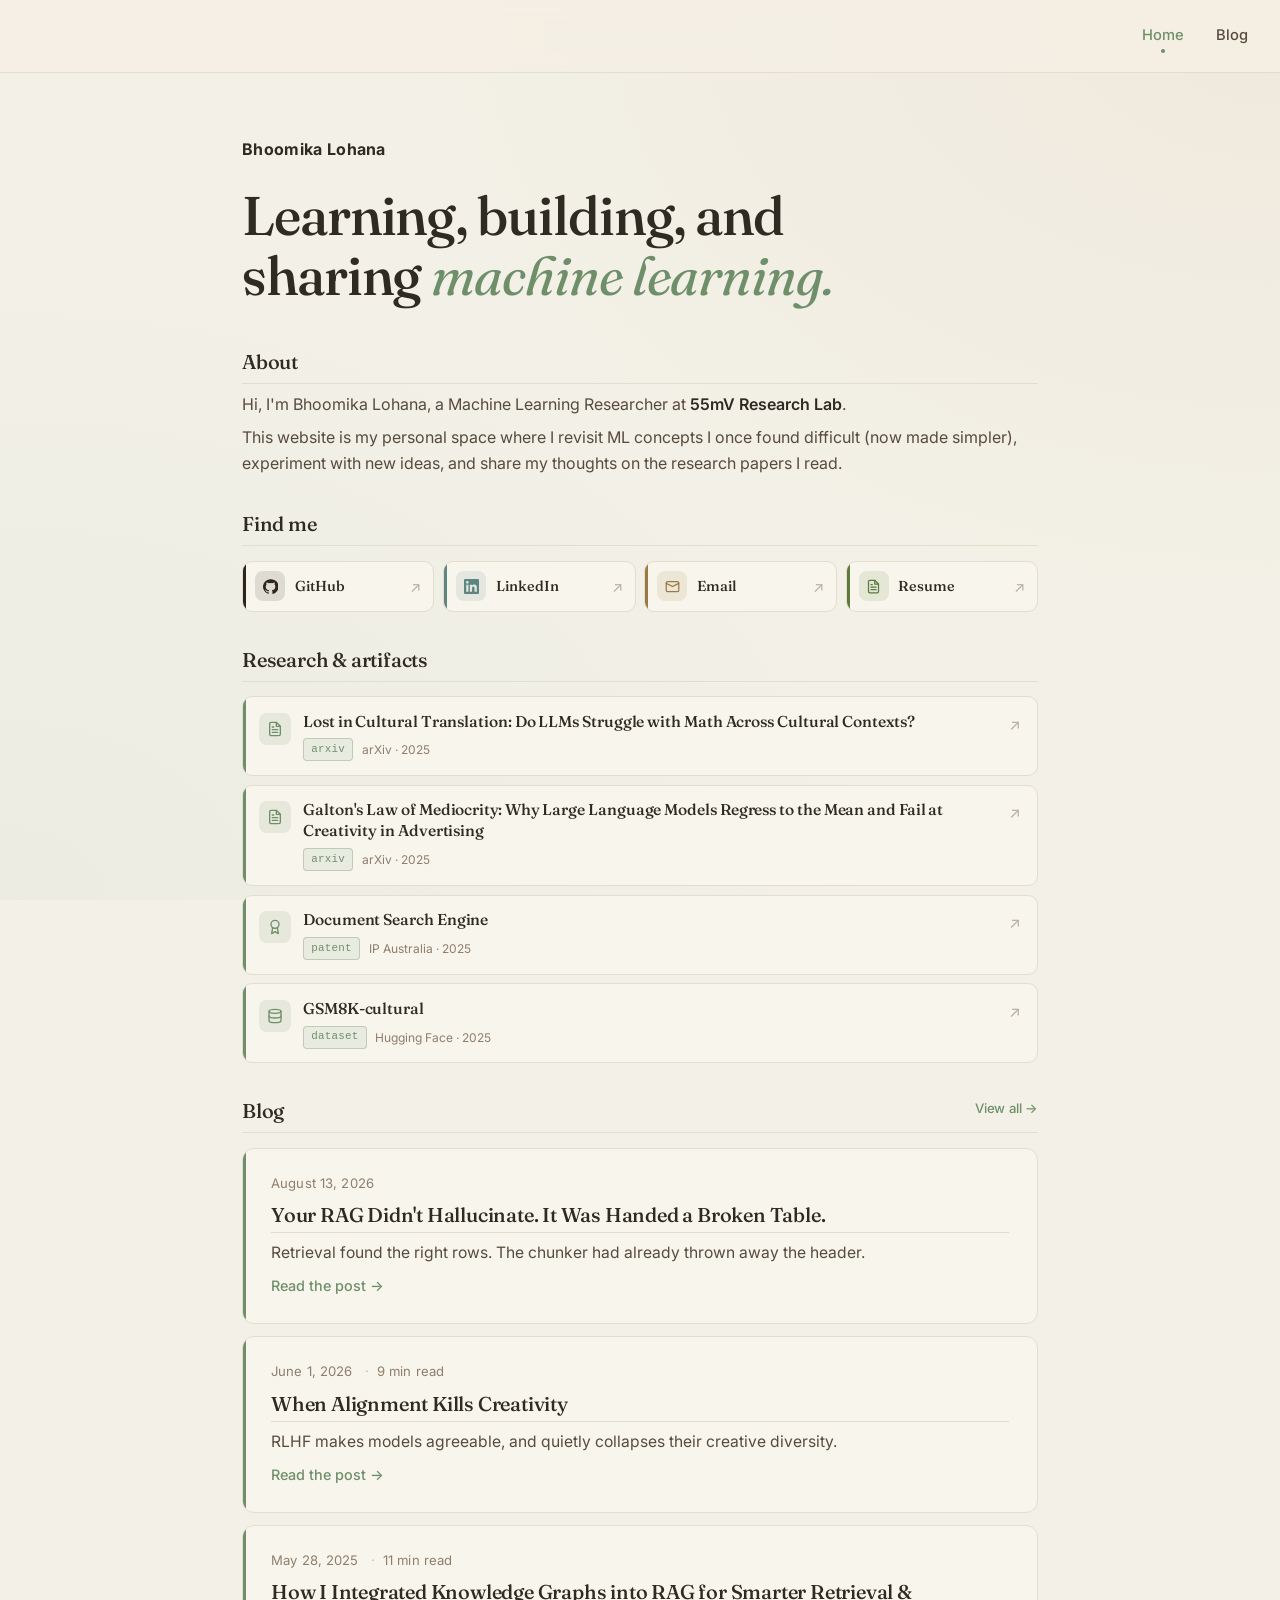
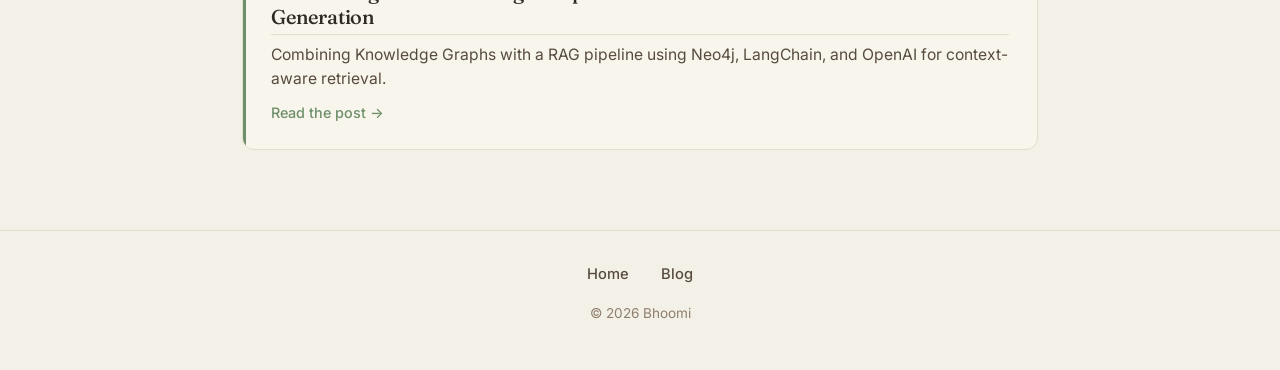
<file: index.html>
<!DOCTYPE html>
<html lang="en">
<head>
  <meta charset="UTF-8" />
  <meta name="viewport" content="width=device-width, initial-scale=1.0" />
  <title>Bhoomi — Personal Website</title>
  <link rel="stylesheet" href="styles.css" />
  <link rel="preconnect" href="https://fonts.googleapis.com">
  <link rel="preconnect" href="https://fonts.gstatic.com" crossorigin>
  <link href="https://fonts.googleapis.com/css2?family=Fraunces:ital,opsz,wght@0,9..144,400;0,9..144,500;0,9..144,600;0,9..144,700;1,9..144,400&family=Inter:wght@400;500;600&display=swap" rel="stylesheet">
</head>
<body>

  <nav class="nav">
    <div class="nav-inner">
      <span class="logo" aria-hidden="true"></span>
      <ul class="nav-links">
        <li><a href="/" class="active">Home</a></li>
        <li><a href="/blog.html">Blog</a></li>
      </ul>
    </div>
  </nav>

  <main>
    <section class="hero">
      <div class="hero-text">
        <p class="eyebrow">Bhoomika Lohana</p>
        <h1>Learning, building, and sharing <em>machine learning.</em></h1>

        <section class="simple-section">
          <h2>About</h2>
          <p>
            Hi, I'm Bhoomika Lohana, a Machine Learning Researcher at
            <strong>55mV Research Lab</strong>.
          </p>
          <p>
            This website is my personal space where I revisit ML concepts
            I once found difficult (now made simpler), experiment with new
            ideas, and share my thoughts on the research papers I read.
          </p>
        </section>

        <section class="simple-section">
          <h2>Find me</h2>
          <div class="link-buttons">

            <a href="https://github.com/BhoomikaLohana" class="link-btn github" target="_blank" rel="noopener noreferrer">
              <span class="link-icon" aria-hidden="true">
                <svg viewBox="0 0 24 24" fill="currentColor"><path d="M12 .3a12 12 0 0 0-3.8 23.38c.6.12.83-.26.83-.57v-2.03c-3.34.73-4.04-1.4-4.04-1.4-.55-1.39-1.34-1.76-1.34-1.76-1.09-.75.08-.74.08-.74 1.22.09 1.86 1.25 1.86 1.25 1.08 1.85 2.84 1.32 3.54 1.01.1-.78.42-1.32.76-1.62-2.66-.3-5.46-1.33-5.46-5.93 0-1.3.47-2.4 1.24-3.22-.12-.3-.54-1.52.12-3.18 0 0 1-.32 3.3 1.23a11.5 11.5 0 0 1 6 0c2.3-1.55 3.3-1.23 3.3-1.23.66 1.66.24 2.88.12 3.18a4.6 4.6 0 0 1 1.23 3.22c0 4.6-2.8 5.62-5.48 5.92.43.37.81 1.1.81 2.22v3.29c0 .31.22.69.84.57A12 12 0 0 0 12 .3"/></svg>
              </span>
              <span class="link-text">
                <span class="link-label">GitHub</span>
                </span>
              <span class="link-arrow" aria-hidden="true">↗</span>
            </a>

            <a href="https://www.linkedin.com/in/bhoomikalohana/" class="link-btn linkedin" target="_blank" rel="noopener noreferrer">
              <span class="link-icon" aria-hidden="true">
                <svg viewBox="0 0 24 24" fill="currentColor"><path d="M20.45 20.45h-3.56v-5.57c0-1.33-.02-3.04-1.85-3.04-1.85 0-2.14 1.45-2.14 2.94v5.67H9.35V9h3.42v1.56h.04c.48-.9 1.64-1.85 3.38-1.85 3.61 0 4.28 2.38 4.28 5.47v6.27zM5.34 7.43a2.06 2.06 0 0 1 0-4.13 2.06 2.06 0 0 1 0 4.13zm1.78 13.02H3.56V9h3.56v11.45zM22.22 0H1.77A1.75 1.75 0 0 0 0 1.73v20.53A1.75 1.75 0 0 0 1.77 24h20.45A1.75 1.75 0 0 0 24 22.26V1.73A1.75 1.75 0 0 0 22.22 0z"/></svg>
              </span>
              <span class="link-text">
                <span class="link-label">LinkedIn</span>
              </span>
              <span class="link-arrow" aria-hidden="true">↗</span>
            </a>

            <a href="mailto:bhoomikalohana70@gmail.com" class="link-btn email">
              <span class="link-icon" aria-hidden="true">
                <svg viewBox="0 0 24 24" fill="none" stroke="currentColor" stroke-width="2" stroke-linecap="round" stroke-linejoin="round"><rect x="2" y="4" width="20" height="16" rx="2"/><path d="m22 7-10 5L2 7"/></svg>
              </span>
              <span class="link-text">
                <span class="link-label">Email</span>
              </span>
              <span class="link-arrow" aria-hidden="true">↗</span>
            </a>

            <a href="resume.pdf" class="link-btn resume" target="_blank" rel="noopener noreferrer">
              <span class="link-icon" aria-hidden="true">
                <svg viewBox="0 0 24 24" fill="none" stroke="currentColor" stroke-width="2" stroke-linecap="round" stroke-linejoin="round"><path d="M14 2H6a2 2 0 0 0-2 2v16a2 2 0 0 0 2 2h12a2 2 0 0 0 2-2V8z"/><polyline points="14 2 14 8 20 8"/><line x1="16" y1="13" x2="8" y2="13"/><line x1="16" y1="17" x2="8" y2="17"/><line x1="10" y1="9" x2="8" y2="9"/></svg>
              </span>
              <span class="link-text">
                <span class="link-label">Resume</span>
              </span>
              <span class="link-arrow" aria-hidden="true">↗</span>
            </a>

          </div>
        </section>

        <section class="simple-section">
          <h2>Research &amp; artifacts</h2>
          <div class="research-list">

            <a href="https://arxiv.org/abs/2503.18018" class="research-btn arxiv" target="_blank" rel="noopener noreferrer">
              <span class="research-icon" aria-hidden="true">
                <svg viewBox="0 0 24 24" fill="none" stroke="currentColor" stroke-width="2" stroke-linecap="round" stroke-linejoin="round"><path d="M14 2H6a2 2 0 0 0-2 2v16a2 2 0 0 0 2 2h12a2 2 0 0 0 2-2V8z"/><polyline points="14 2 14 8 20 8"/><line x1="16" y1="13" x2="8" y2="13"/><line x1="16" y1="17" x2="8" y2="17"/><line x1="10" y1="9" x2="8" y2="9"/></svg>
              </span>
              <div class="research-text">
                <span class="research-label">
                  Lost in Cultural Translation: Do LLMs Struggle with Math Across Cultural Contexts?
                </span>
                <div class="research-meta">
                  <span class="research-tag">arxiv</span>
                  <span class="research-venue">arXiv · 2025</span>
                </div>
              </div>
              <span class="research-arrow" aria-hidden="true">↗</span>
            </a>

            <a href="https://arxiv.org/abs/2509.25767" class="research-btn arxiv" target="_blank" rel="noopener noreferrer">
              <span class="research-icon" aria-hidden="true">
                <svg viewBox="0 0 24 24" fill="none" stroke="currentColor" stroke-width="2" stroke-linecap="round" stroke-linejoin="round"><path d="M14 2H6a2 2 0 0 0-2 2v16a2 2 0 0 0 2 2h12a2 2 0 0 0 2-2V8z"/><polyline points="14 2 14 8 20 8"/><line x1="16" y1="13" x2="8" y2="13"/><line x1="16" y1="17" x2="8" y2="17"/><line x1="10" y1="9" x2="8" y2="9"/></svg>
              </span>
              <div class="research-text">
                <span class="research-label">
                  Galton's Law of Mediocrity: Why Large Language Models Regress to the Mean and Fail at Creativity in Advertising
                </span>
                <div class="research-meta">
                  <span class="research-tag">arxiv</span>
                  <span class="research-venue">arXiv · 2025</span>
                </div>
              </div>
              <span class="research-arrow" aria-hidden="true">↗</span>
            </a>

            <a href="https://ipsearch.ipaustralia.gov.au/patents/2025204710" class="research-btn patent" target="_blank" rel="noopener noreferrer">
              <span class="research-icon" aria-hidden="true">
                <svg viewBox="0 0 24 24" fill="none" stroke="currentColor" stroke-width="2" stroke-linecap="round" stroke-linejoin="round"><circle cx="12" cy="8" r="6"/><path d="M15.477 12.89 17 22l-5-3-5 3 1.523-9.11"/></svg>
              </span>
              <div class="research-text">
                <span class="research-label">Document Search Engine</span>
                <div class="research-meta">
                  <span class="research-tag">patent</span>
                  <span class="research-venue">IP Australia · 2025</span>
                </div>
              </div>
              <span class="research-arrow" aria-hidden="true">↗</span>
            </a>

            <a href="https://huggingface.co/datasets/abedk/GSM8K-cultural" class="research-btn dataset" target="_blank" rel="noopener noreferrer">
              <span class="research-icon" aria-hidden="true">
                <svg viewBox="0 0 24 24" fill="none" stroke="currentColor" stroke-width="2" stroke-linecap="round" stroke-linejoin="round"><ellipse cx="12" cy="5" rx="9" ry="3"/><path d="M3 5v14c0 1.66 4 3 9 3s9-1.34 9-3V5"/><path d="M3 12c0 1.66 4 3 9 3s9-1.34 9-3"/></svg>
              </span>
              <div class="research-text">
                <span class="research-label">GSM8K-cultural</span>
                <div class="research-meta">
                  <span class="research-tag">dataset</span>
                  <span class="research-venue">Hugging Face · 2025</span>
                </div>
              </div>
              <span class="research-arrow" aria-hidden="true">↗</span>
            </a>

          </div>
        </section>

        <section class="simple-section">
          <h2>Blog <a href="/blog.html" class="section-view-all">View all →</a></h2>
          <div class="post-list" style="margin-top:0.9rem">

            <a href="/blog/your-rag-didnt-hallucinate.html" class="post-card">
              <div class="post-card-meta">
                <time datetime="2026-08-13">August 13, 2026</time>
              </div>
              <h2 class="post-card-title">Your RAG Didn't Hallucinate. It Was Handed a Broken Table.</h2>
              <p class="post-card-excerpt">Retrieval found the right rows. The chunker had already thrown away the header.</p>
              <span class="post-card-arrow">Read the post →</span>
            </a>

            <a href="/blog/when-alignment-kills-creativity.html" class="post-card">
              <div class="post-card-meta">
                <time datetime="2026-06-01">June 1, 2026</time>
                <span class="dot">·</span><span>9 min read</span>
              </div>
              <h2 class="post-card-title">When Alignment Kills Creativity</h2>
              <p class="post-card-excerpt">RLHF makes models agreeable, and quietly collapses their creative diversity.</p>
              <span class="post-card-arrow">Read the post →</span>
            </a>

            <a href="/blog/knowledge-graphs-rag.html" class="post-card">
              <div class="post-card-meta">
                <time datetime="2025-05-28">May 28, 2025</time>
                <span class="dot">·</span><span>11 min read</span>
              </div>
              <h2 class="post-card-title">How I Integrated Knowledge Graphs into RAG for Smarter Retrieval &amp; Generation</h2>
              <p class="post-card-excerpt">Combining Knowledge Graphs with a RAG pipeline using Neo4j, LangChain, and OpenAI for context-aware retrieval.</p>
              <span class="post-card-arrow">Read the post →</span>
            </a>

          </div>
        </section>
      </div>

    </section>

  </main>

  <footer class="site-footer">
    <ul class="footer-links">
      <li><a href="/">Home</a></li>
      <li><a href="/blog.html">Blog</a></li>
    </ul>
    <p>&copy; <span id="year"></span> Bhoomi</p>
    <p class="visit-counter"><span id="visit-count">&hellip;</span> visitors</p>
  </footer>

  <script>
    document.getElementById("year").textContent = new Date().getFullYear();
  </script>
  <script src="/script.js" defer></script>
</body>
</html>
</file>
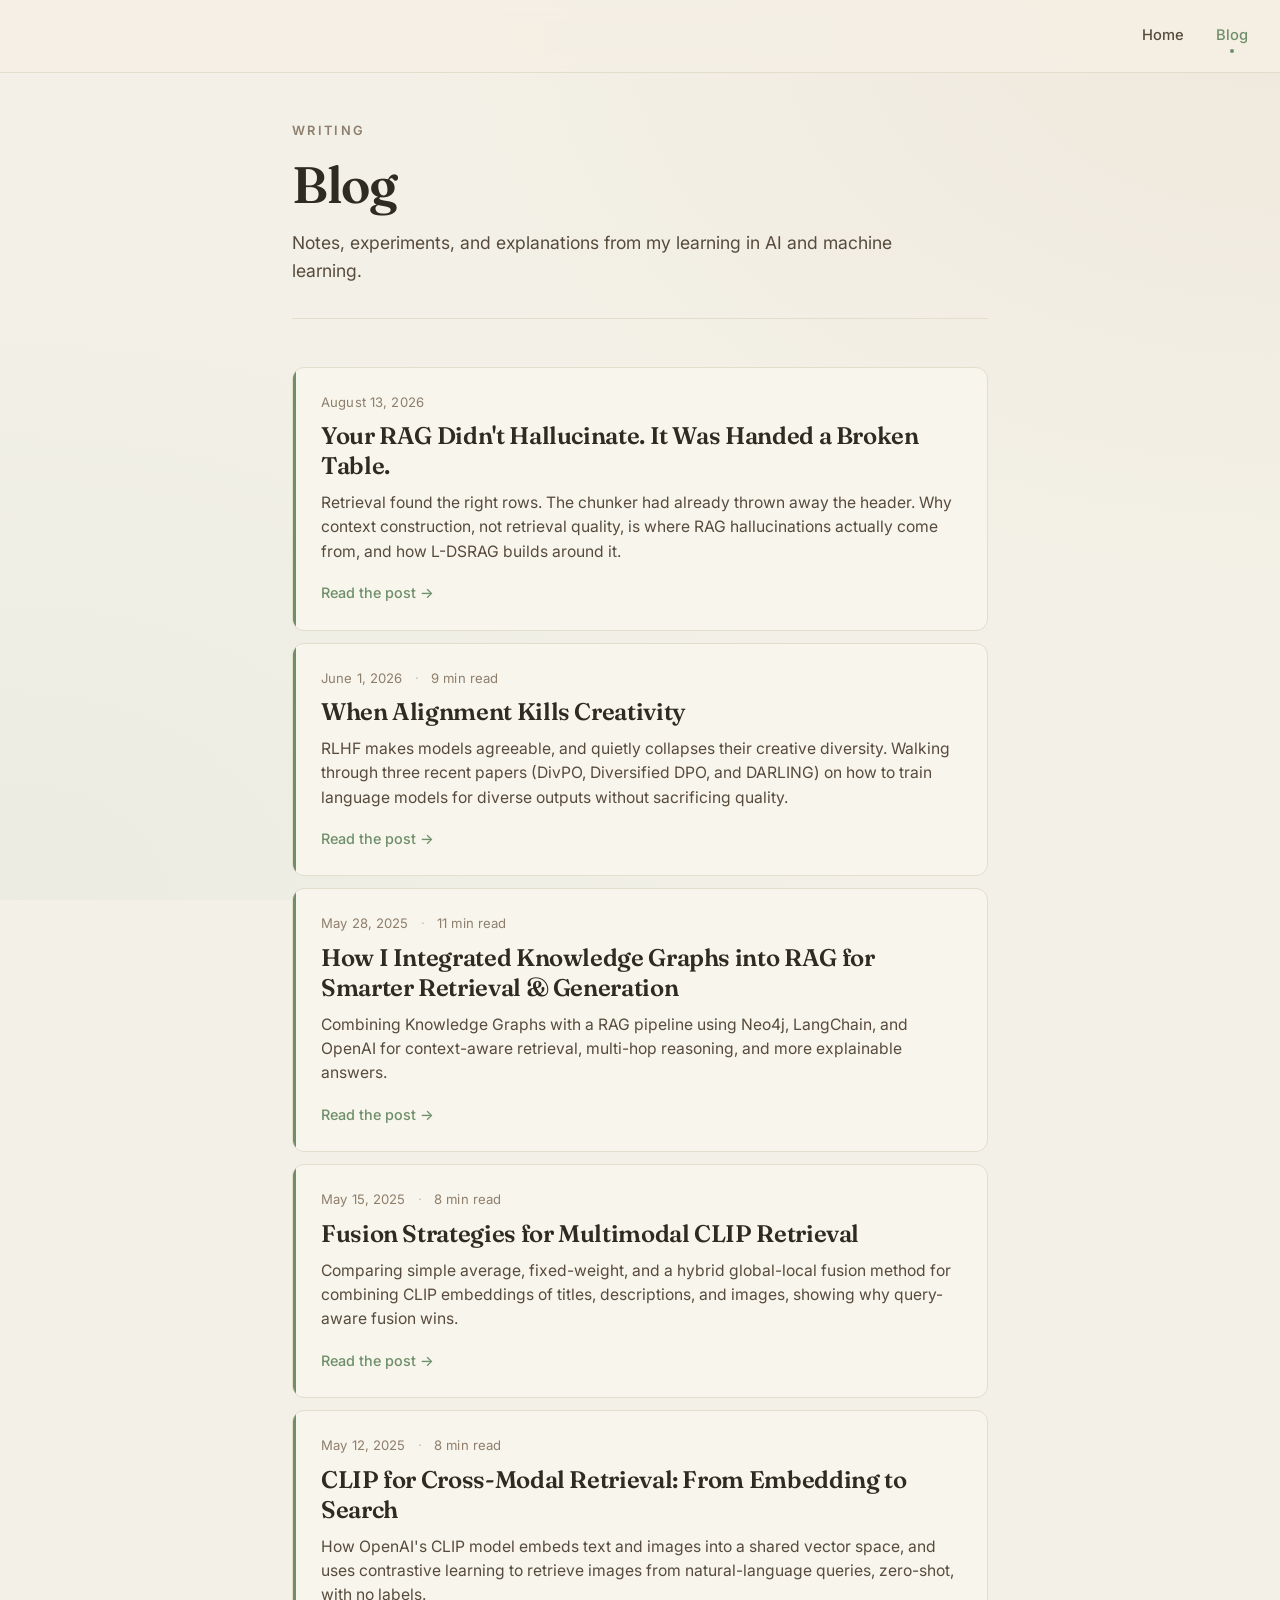
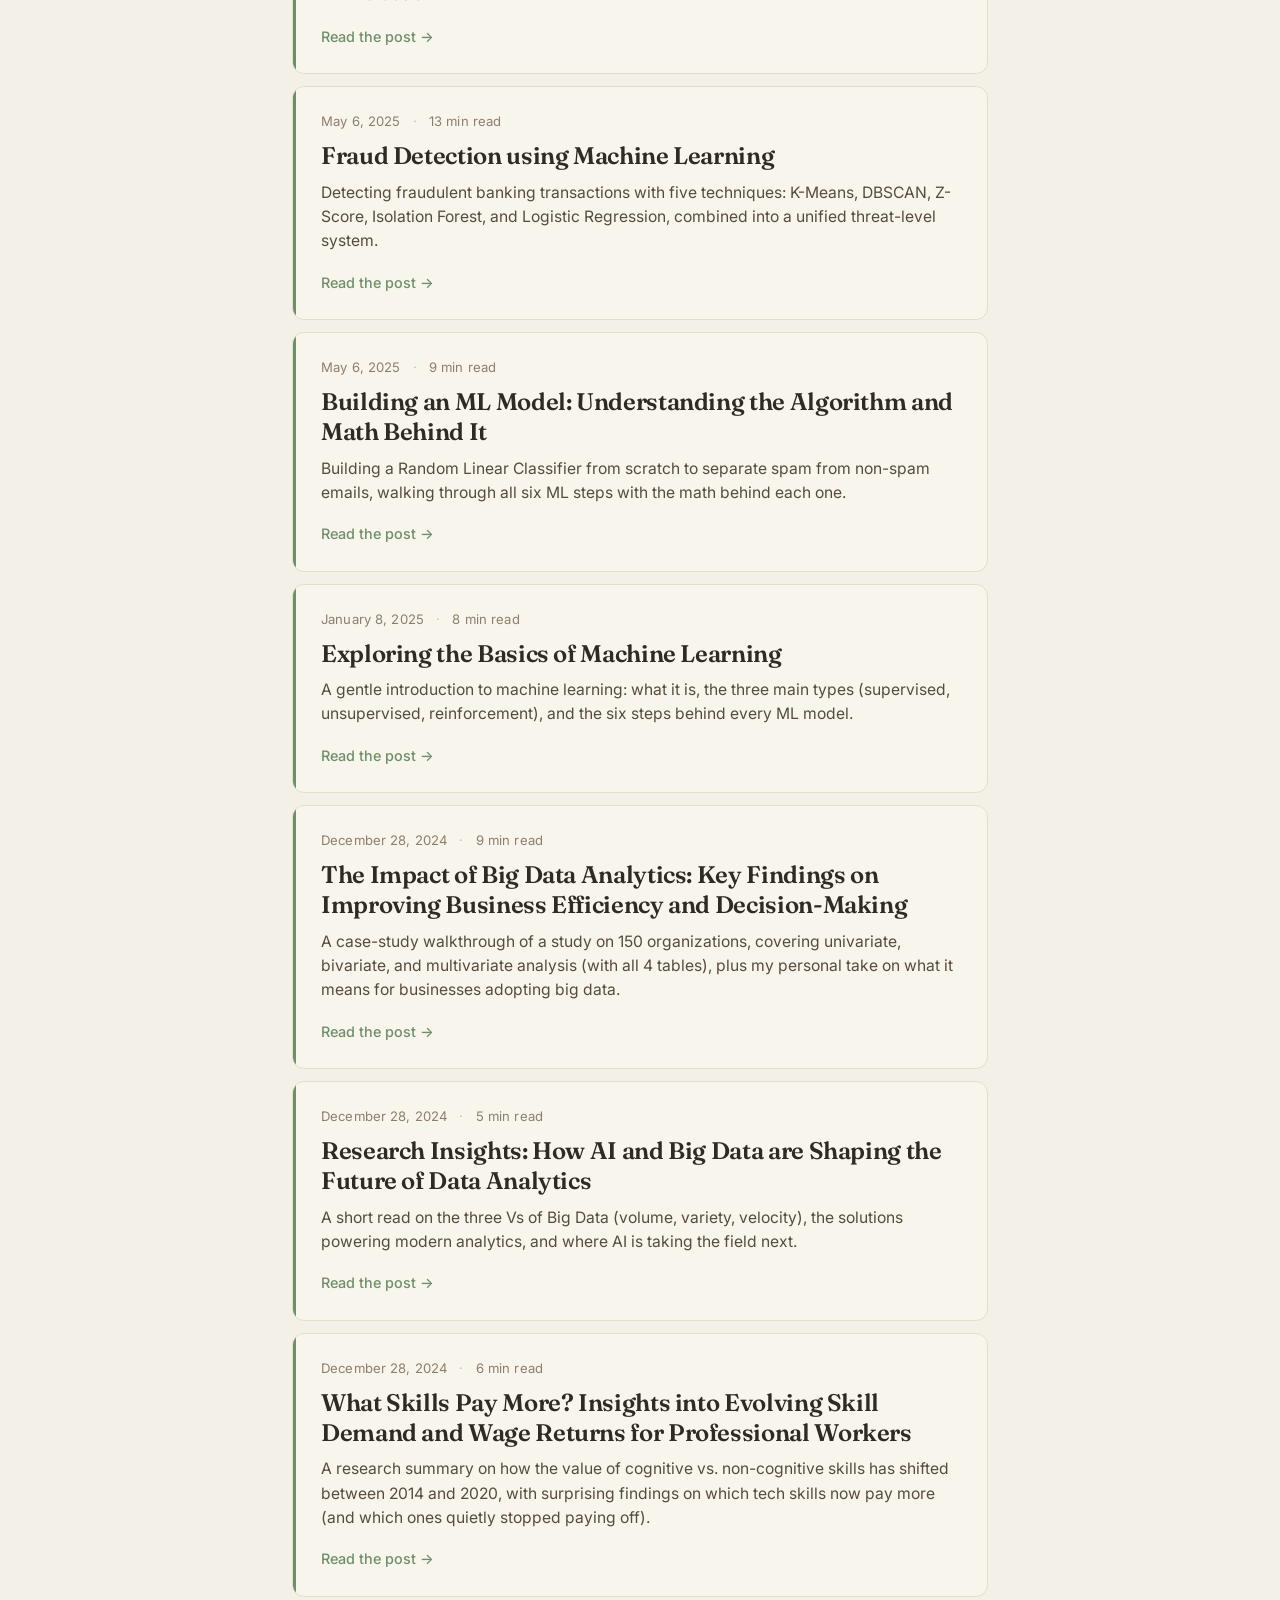
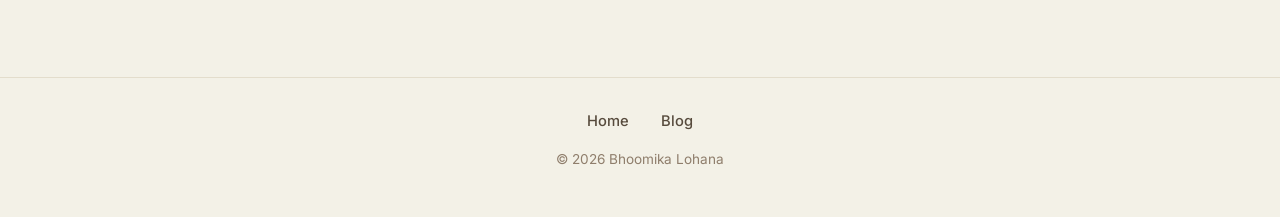
<file: blog.html>
<!DOCTYPE html>
<html lang="en">
<head>
  <meta charset="UTF-8" />
  <meta name="viewport" content="width=device-width, initial-scale=1.0" />
  <title>Blog — Bhoomika Lohana</title>
  <link rel="stylesheet" href="styles.css" />
  <link rel="preconnect" href="https://fonts.googleapis.com">
  <link rel="preconnect" href="https://fonts.gstatic.com" crossorigin>
  <link href="https://fonts.googleapis.com/css2?family=Fraunces:ital,opsz,wght@0,9..144,400;0,9..144,500;0,9..144,600;0,9..144,700;1,9..144,400&family=Inter:wght@400;500;600&display=swap" rel="stylesheet">
</head>
<body>

  <nav class="nav">
    <div class="nav-inner">
      <span class="logo" aria-hidden="true"></span>
      <ul class="nav-links">
        <li><a href="/">Home</a></li>
        <li><a href="/blog.html" class="active">Blog</a></li>
      </ul>
    </div>
  </nav>

  <main class="blog-main">
    <header class="blog-header">
      <p class="eyebrow-small">Writing</p>
      <h1 class="blog-title">Blog</h1>
      <p class="blog-intro">
        Notes, experiments, and explanations from my learning in AI and machine learning.
      </p>
    </header>

    <section class="post-list">

      <a href="/blog/your-rag-didnt-hallucinate.html" class="post-card">
        <div class="post-card-meta">
          <time datetime="2026-08-13">August 13, 2026</time>
        </div>
        <h2 class="post-card-title">Your RAG Didn't Hallucinate. It Was Handed a Broken Table.</h2>
        <p class="post-card-excerpt">
          Retrieval found the right rows. The chunker had already thrown away the header.
          Why context construction, not retrieval quality, is where RAG hallucinations
          actually come from, and how L-DSRAG builds around it.
        </p>
        <span class="post-card-arrow">Read the post →</span>
      </a>

      <a href="/blog/when-alignment-kills-creativity.html" class="post-card">
        <div class="post-card-meta">
          <time datetime="2026-06-01">June 1, 2026</time>
          <span class="dot">·</span>
          <span>9 min read</span>
        </div>
        <h2 class="post-card-title">When Alignment Kills Creativity</h2>
        <p class="post-card-excerpt">
          RLHF makes models agreeable, and quietly collapses their creative diversity.
          Walking through three recent papers (DivPO, Diversified DPO, and DARLING) on how
          to train language models for diverse outputs without sacrificing quality.
        </p>
        <span class="post-card-arrow">Read the post →</span>
      </a>

      <a href="/blog/knowledge-graphs-rag.html" class="post-card">
        <div class="post-card-meta">
          <time datetime="2025-05-28">May 28, 2025</time>
          <span class="dot">·</span>
          <span>11 min read</span>
        </div>
        <h2 class="post-card-title">How I Integrated Knowledge Graphs into RAG for Smarter Retrieval &amp; Generation</h2>
        <p class="post-card-excerpt">
          Combining Knowledge Graphs with a RAG pipeline using Neo4j, LangChain, and OpenAI
          for context-aware retrieval, multi-hop reasoning, and more explainable answers.
        </p>
        <span class="post-card-arrow">Read the post →</span>
      </a>

      <a href="/blog/multimodal-clip-fusion.html" class="post-card">
        <div class="post-card-meta">
          <time datetime="2025-05-15">May 15, 2025</time>
          <span class="dot">·</span>
          <span>8 min read</span>
        </div>
        <h2 class="post-card-title">Fusion Strategies for Multimodal CLIP Retrieval</h2>
        <p class="post-card-excerpt">
          Comparing simple average, fixed-weight, and a hybrid global-local fusion
          method for combining CLIP embeddings of titles, descriptions, and images,
          showing why query-aware fusion wins.
        </p>
        <span class="post-card-arrow">Read the post →</span>
      </a>

      <a href="/blog/clip-cross-modal-retrieval.html" class="post-card">
        <div class="post-card-meta">
          <time datetime="2025-05-12">May 12, 2025</time>
          <span class="dot">·</span>
          <span>8 min read</span>
        </div>
        <h2 class="post-card-title">CLIP for Cross-Modal Retrieval: From Embedding to Search</h2>
        <p class="post-card-excerpt">
          How OpenAI's CLIP model embeds text and images into a shared vector space,
          and uses contrastive learning to retrieve images from natural-language queries,
          zero-shot, with no labels.
        </p>
        <span class="post-card-arrow">Read the post →</span>
      </a>

      <a href="/blog/fraud-detection-ml.html" class="post-card">
        <div class="post-card-meta">
          <time datetime="2025-05-06">May 6, 2025</time>
          <span class="dot">·</span>
          <span>13 min read</span>
        </div>
        <h2 class="post-card-title">Fraud Detection using Machine Learning</h2>
        <p class="post-card-excerpt">
          Detecting fraudulent banking transactions with five techniques:
          K-Means, DBSCAN, Z-Score, Isolation Forest, and Logistic Regression,
          combined into a unified threat-level system.
        </p>
        <span class="post-card-arrow">Read the post →</span>
      </a>

      <a href="/blog/building-ml-model.html" class="post-card">
        <div class="post-card-meta">
          <time datetime="2025-05-06">May 6, 2025</time>
          <span class="dot">·</span>
          <span>9 min read</span>
        </div>
        <h2 class="post-card-title">Building an ML Model: Understanding the Algorithm and Math Behind It</h2>
        <p class="post-card-excerpt">
          Building a Random Linear Classifier from scratch to separate spam from non-spam
          emails, walking through all six ML steps with the math behind each one.
        </p>
        <span class="post-card-arrow">Read the post →</span>
      </a>

      <a href="/blog/exploring-the-basics-of-machine-learning.html" class="post-card">
        <div class="post-card-meta">
          <time datetime="2025-01-08">January 8, 2025</time>
          <span class="dot">·</span>
          <span>8 min read</span>
        </div>
        <h2 class="post-card-title">Exploring the Basics of Machine Learning</h2>
        <p class="post-card-excerpt">
          A gentle introduction to machine learning: what it is, the three main types
          (supervised, unsupervised, reinforcement), and the six steps behind every ML model.
        </p>
        <span class="post-card-arrow">Read the post →</span>
      </a>

      <a href="/blog/big-data-analytics.html" class="post-card">
        <div class="post-card-meta">
          <time datetime="2024-12-28">December 28, 2024</time>
          <span class="dot">·</span>
          <span>9 min read</span>
        </div>
        <h2 class="post-card-title">The Impact of Big Data Analytics: Key Findings on Improving Business Efficiency and Decision-Making</h2>
        <p class="post-card-excerpt">
          A case-study walkthrough of a study on 150 organizations, covering univariate,
          bivariate, and multivariate analysis (with all 4 tables), plus my personal take
          on what it means for businesses adopting big data.
        </p>
        <span class="post-card-arrow">Read the post →</span>
      </a>

      <a href="/blog/ai-big-data-analytics.html" class="post-card">
        <div class="post-card-meta">
          <time datetime="2024-12-28">December 28, 2024</time>
          <span class="dot">·</span>
          <span>5 min read</span>
        </div>
        <h2 class="post-card-title">Research Insights: How AI and Big Data are Shaping the Future of Data Analytics</h2>
        <p class="post-card-excerpt">
          A short read on the three Vs of Big Data (volume, variety, velocity),
          the solutions powering modern analytics, and where AI is taking the field next.
        </p>
        <span class="post-card-arrow">Read the post →</span>
      </a>

      <a href="/blog/skills-pay-more.html" class="post-card">
        <div class="post-card-meta">
          <time datetime="2024-12-28">December 28, 2024</time>
          <span class="dot">·</span>
          <span>6 min read</span>
        </div>
        <h2 class="post-card-title">What Skills Pay More? Insights into Evolving Skill Demand and Wage Returns for Professional Workers</h2>
        <p class="post-card-excerpt">
          A research summary on how the value of cognitive vs. non-cognitive skills
          has shifted between 2014 and 2020, with surprising findings on which
          tech skills now pay more (and which ones quietly stopped paying off).
        </p>
        <span class="post-card-arrow">Read the post →</span>
      </a>

    </section>
  </main>

  <footer class="site-footer">
    <ul class="footer-links">
      <li><a href="/">Home</a></li>
      <li><a href="/blog.html">Blog</a></li>
    </ul>
    <p>&copy; <span id="year"></span> Bhoomika Lohana</p>
    <p class="visit-counter"><span id="visit-count">&hellip;</span> visitors</p>
  </footer>

  <script>
    document.getElementById("year").textContent = new Date().getFullYear();
  </script>
  <script src="/script.js" defer></script>
</body>
</html>
</file>
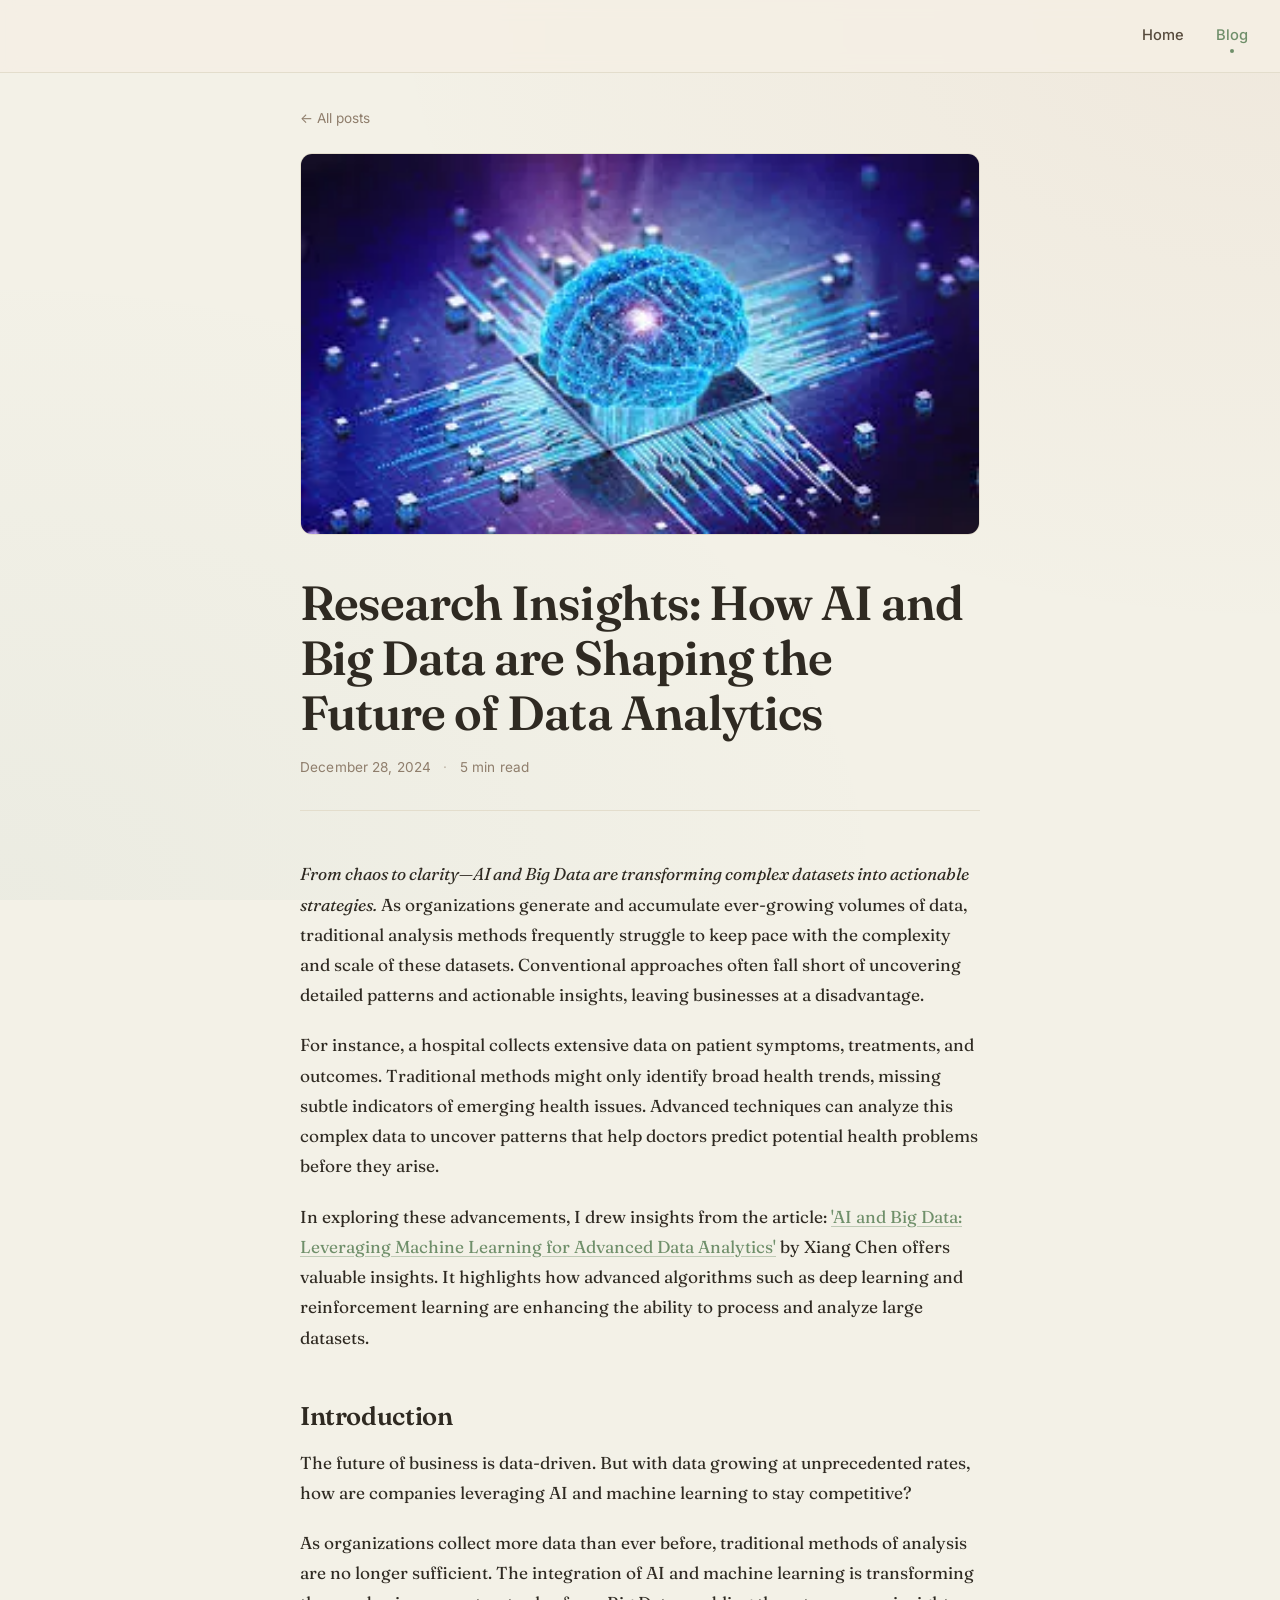
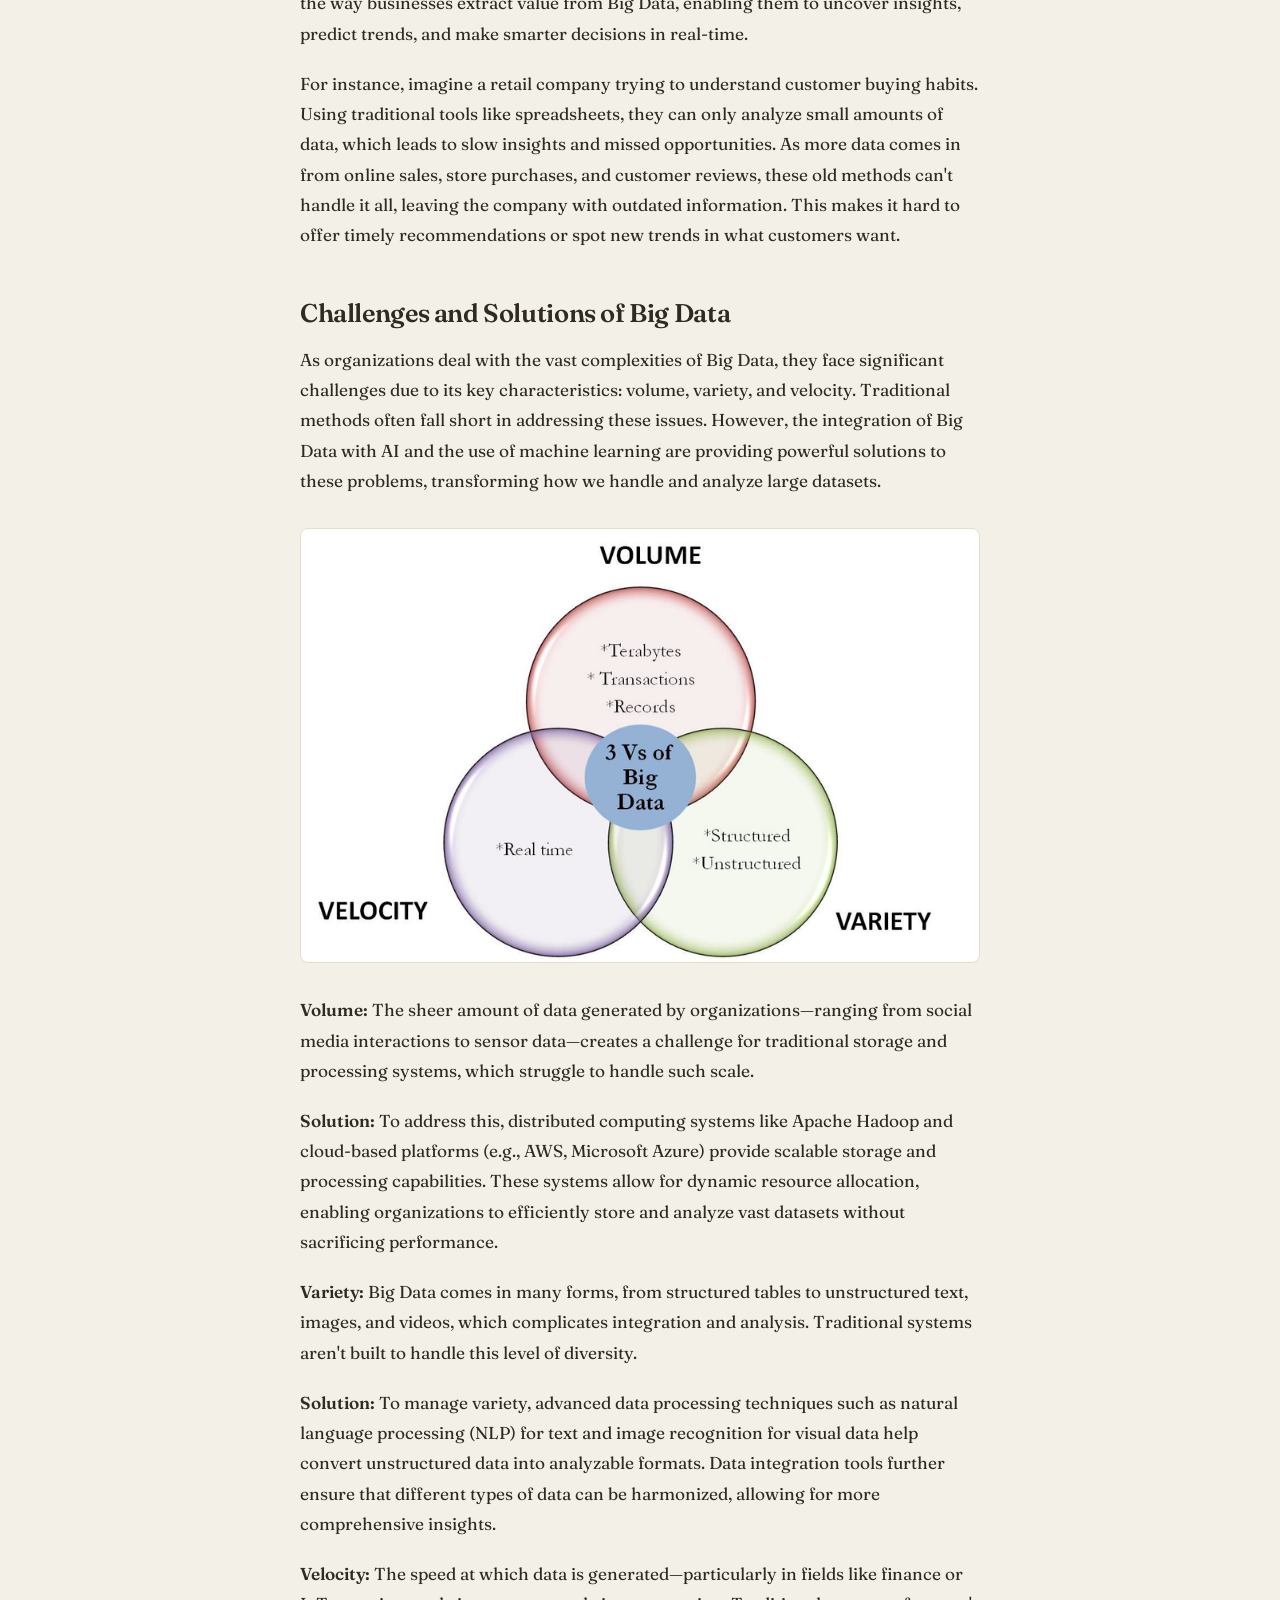
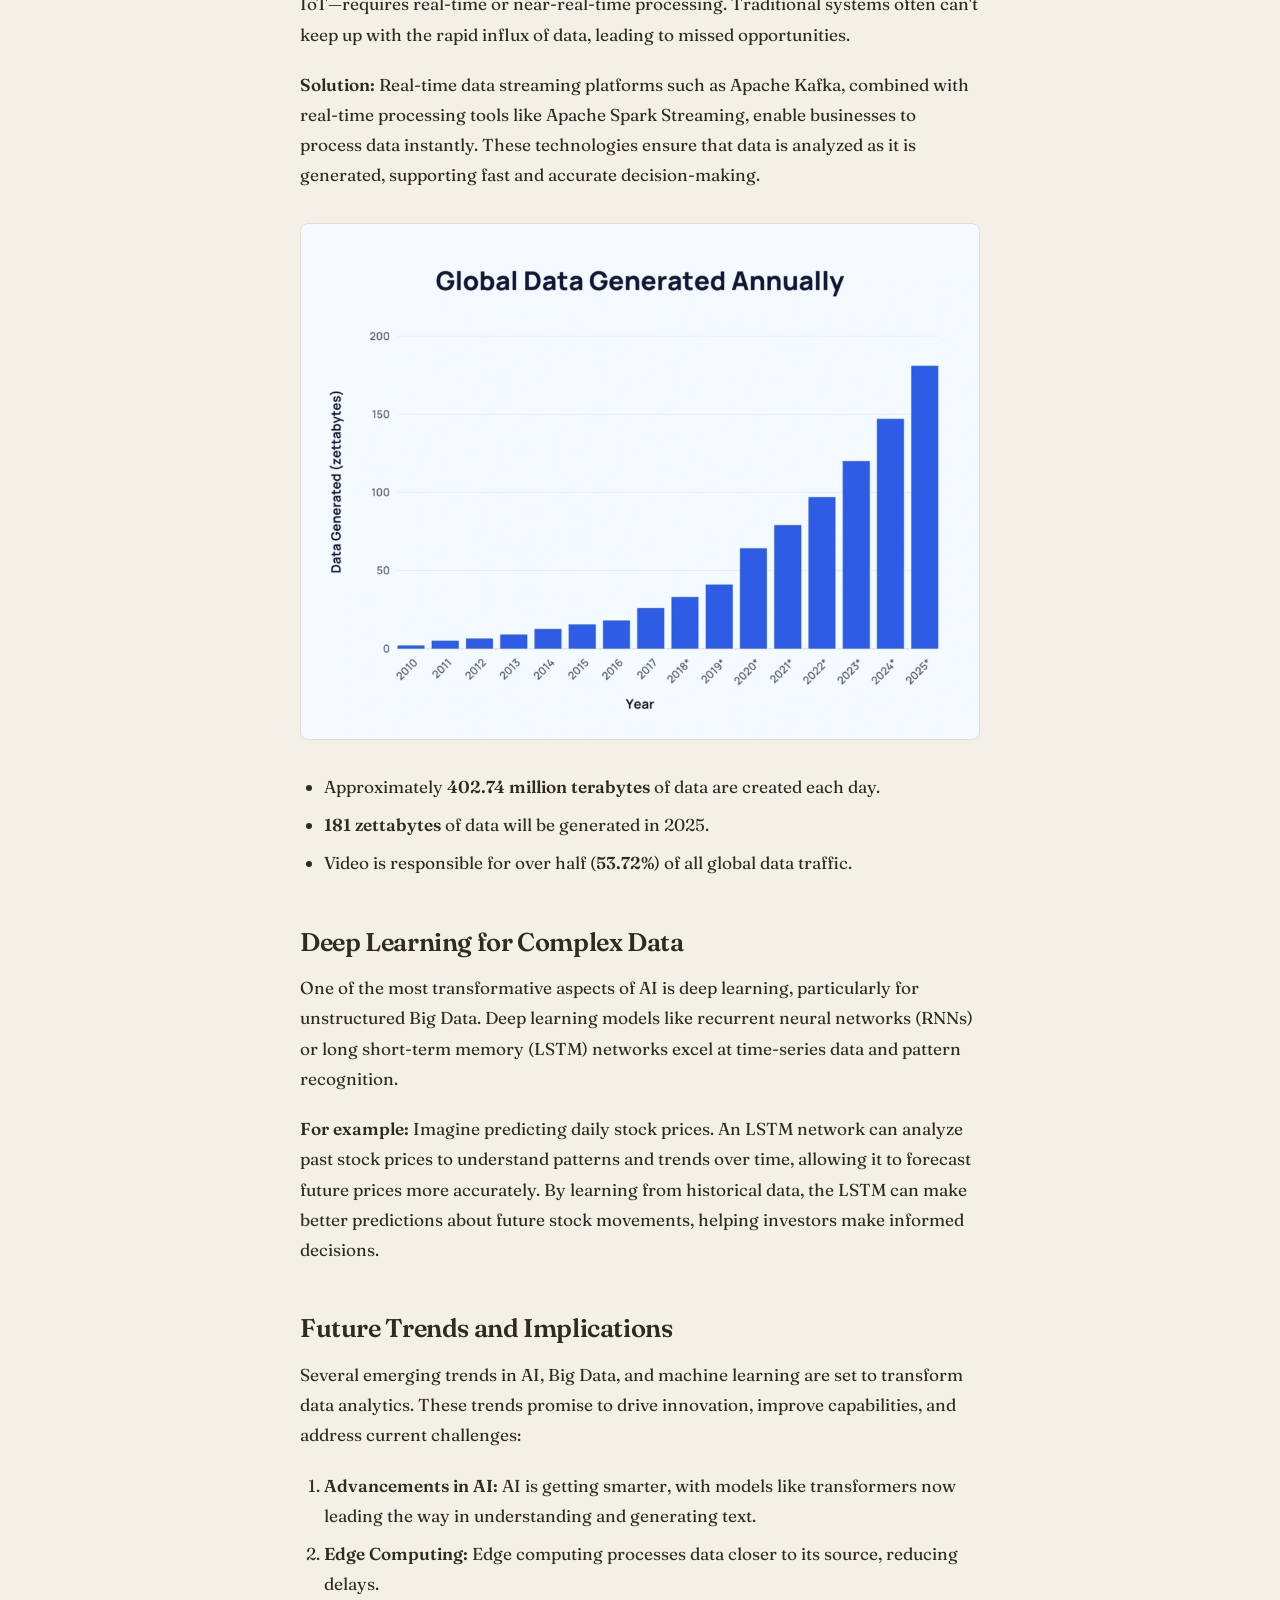
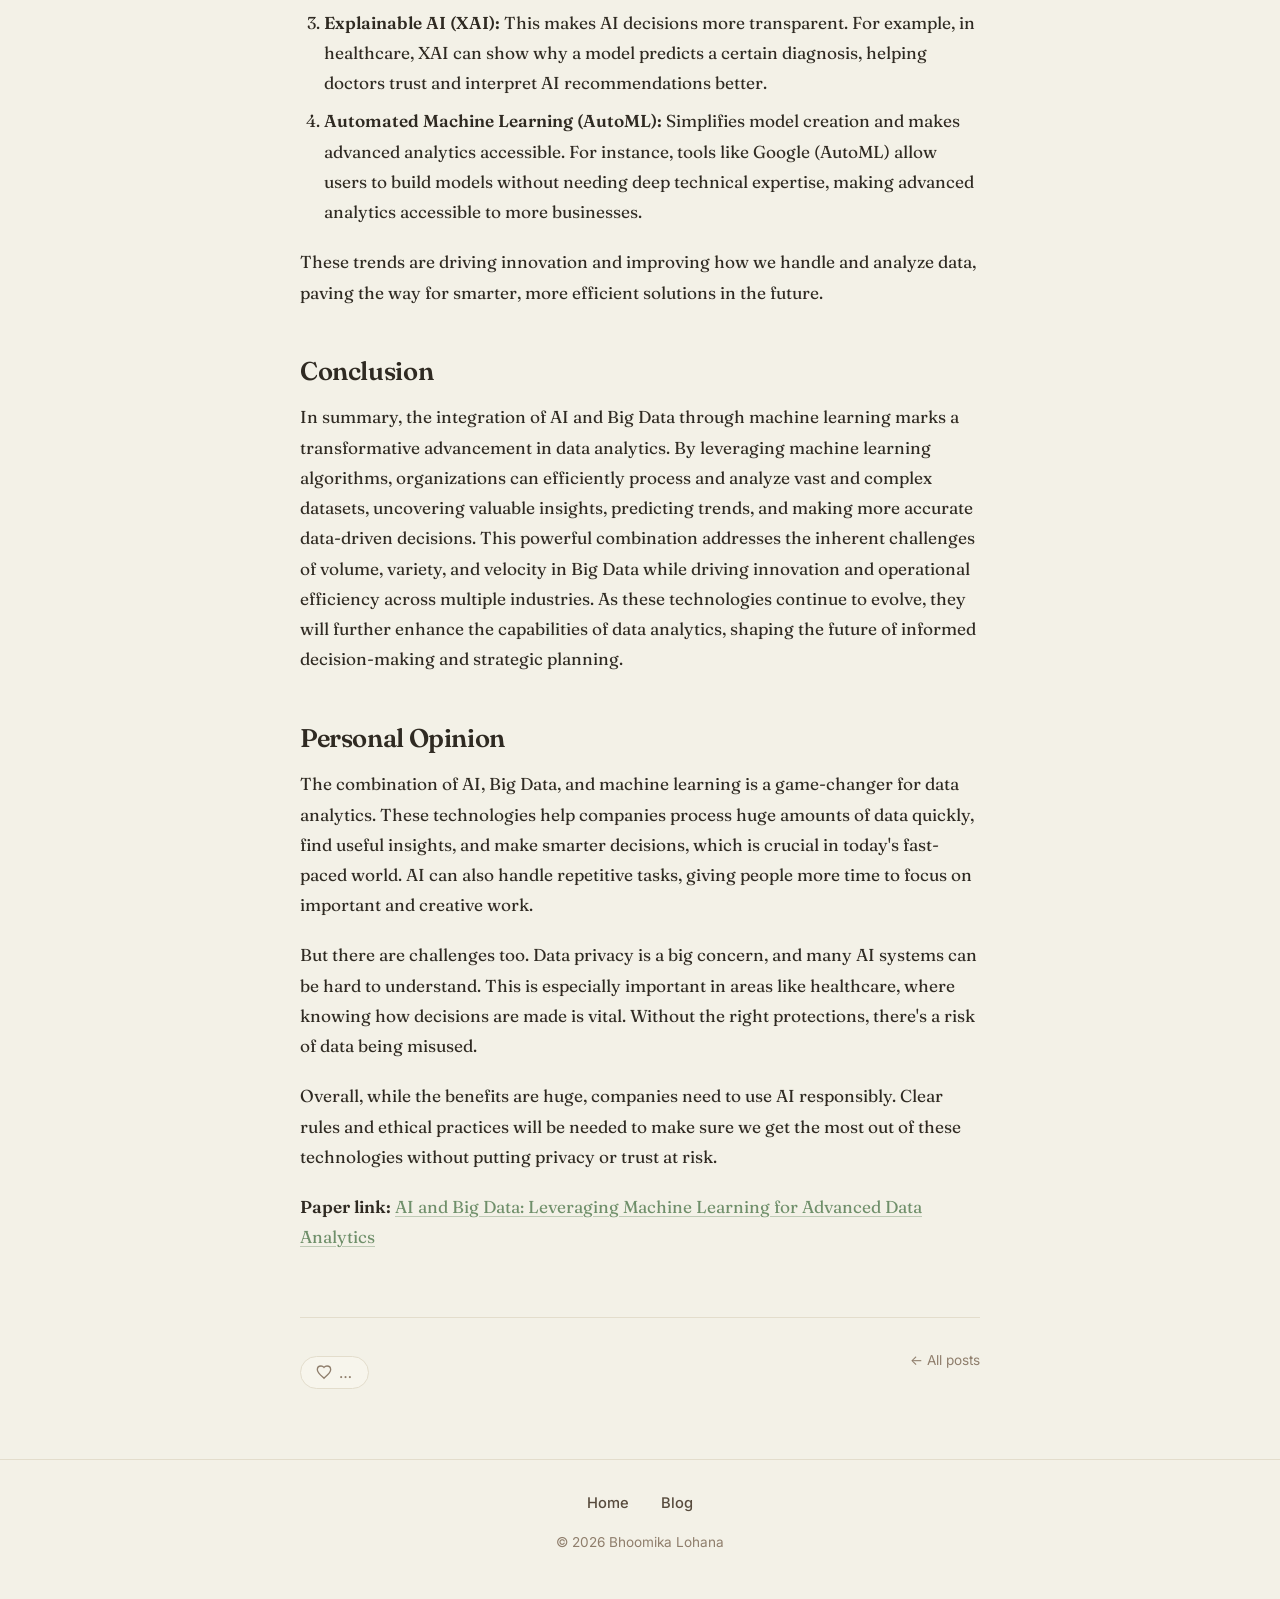
<file: blog/ai-big-data-analytics.html>
<!DOCTYPE html>
<html lang="en">
<head>
  <meta charset="UTF-8" />
  <meta name="viewport" content="width=device-width, initial-scale=1.0" />
  <title>How AI and Big Data are Shaping the Future of Data Analytics — Bhoomika Lohana</title>
  <link rel="stylesheet" href="../styles.css" />
  <link rel="preconnect" href="https://fonts.googleapis.com">
  <link rel="preconnect" href="https://fonts.gstatic.com" crossorigin>
  <link href="https://fonts.googleapis.com/css2?family=Fraunces:ital,opsz,wght@0,9..144,400;0,9..144,500;0,9..144,600;0,9..144,700;1,9..144,400&family=Inter:wght@400;500;600&display=swap" rel="stylesheet">
</head>
<body>

  <nav class="nav">
    <div class="nav-inner">
      <span class="logo" aria-hidden="true"></span>
      <ul class="nav-links">
        <li><a href="/">Home</a></li>
        <li><a href="/blog.html" class="active">Blog</a></li>
      </ul>
    </div>
  </nav>

  <main class="post-main">
    <article class="post">

      <a href="/blog.html" class="post-back">← All posts</a>

      <figure class="post-cover">
        <img src="images/ai-big-data/cover.webp" alt="How AI and Big Data are Shaping the Future of Data Analytics — cover">
      </figure>

      <header class="post-header">
        <h1 class="post-title">Research Insights: How AI and Big Data are Shaping the Future of Data Analytics</h1>
        <div class="post-meta">
          <time datetime="2024-12-28">December 28, 2024</time>
          <span class="dot">·</span>
          <span>5 min read</span>
        </div>
      </header>

      <div class="post-body">

        <p><em>From chaos to clarity—AI and Big Data are transforming complex datasets into actionable strategies.</em> As organizations generate and accumulate ever-growing volumes of data, traditional analysis methods frequently struggle to keep pace with the complexity and scale of these datasets. Conventional approaches often fall short of uncovering detailed patterns and actionable insights, leaving businesses at a disadvantage.</p>

        <p>For instance, a hospital collects extensive data on patient symptoms, treatments, and outcomes. Traditional methods might only identify broad health trends, missing subtle indicators of emerging health issues. Advanced techniques can analyze this complex data to uncover patterns that help doctors predict potential health problems before they arise.</p>

        <p>In exploring these advancements, I drew insights from the article: <a href="https://academicpinnacle.com/index.php/acs/article/view/230" target="_blank" rel="noopener noreferrer">'AI and Big Data: Leveraging Machine Learning for Advanced Data Analytics'</a> by Xiang Chen offers valuable insights. It highlights how advanced algorithms such as deep learning and reinforcement learning are enhancing the ability to process and analyze large datasets.</p>

        <h2>Introduction</h2>

        <p>The future of business is data-driven. But with data growing at unprecedented rates, how are companies leveraging AI and machine learning to stay competitive?</p>

        <p>As organizations collect more data than ever before, traditional methods of analysis are no longer sufficient. The integration of AI and machine learning is transforming the way businesses extract value from Big Data, enabling them to uncover insights, predict trends, and make smarter decisions in real-time.</p>

        <p>For instance, imagine a retail company trying to understand customer buying habits. Using traditional tools like spreadsheets, they can only analyze small amounts of data, which leads to slow insights and missed opportunities. As more data comes in from online sales, store purchases, and customer reviews, these old methods can't handle it all, leaving the company with outdated information. This makes it hard to offer timely recommendations or spot new trends in what customers want.</p>

        <h2>Challenges and Solutions of Big Data</h2>

        <p>As organizations deal with the vast complexities of Big Data, they face significant challenges due to its key characteristics: volume, variety, and velocity. Traditional methods often fall short in addressing these issues. However, the integration of Big Data with AI and the use of machine learning are providing powerful solutions to these problems, transforming how we handle and analyze large datasets.</p>

        <figure class="post-image">
          <img src="images/ai-big-data/1.png" alt="The three Vs of Big Data: Volume, Variety, and Velocity">
        </figure>

        <p><strong>Volume:</strong> The sheer amount of data generated by organizations—ranging from social media interactions to sensor data—creates a challenge for traditional storage and processing systems, which struggle to handle such scale.</p>

        <p><strong>Solution:</strong> To address this, distributed computing systems like Apache Hadoop and cloud-based platforms (e.g., AWS, Microsoft Azure) provide scalable storage and processing capabilities. These systems allow for dynamic resource allocation, enabling organizations to efficiently store and analyze vast datasets without sacrificing performance.</p>

        <p><strong>Variety:</strong> Big Data comes in many forms, from structured tables to unstructured text, images, and videos, which complicates integration and analysis. Traditional systems aren't built to handle this level of diversity.</p>

        <p><strong>Solution:</strong> To manage variety, advanced data processing techniques such as natural language processing (NLP) for text and image recognition for visual data help convert unstructured data into analyzable formats. Data integration tools further ensure that different types of data can be harmonized, allowing for more comprehensive insights.</p>

        <p><strong>Velocity:</strong> The speed at which data is generated—particularly in fields like finance or IoT—requires real-time or near-real-time processing. Traditional systems often can't keep up with the rapid influx of data, leading to missed opportunities.</p>

        <p><strong>Solution:</strong> Real-time data streaming platforms such as Apache Kafka, combined with real-time processing tools like Apache Spark Streaming, enable businesses to process data instantly. These technologies ensure that data is analyzed as it is generated, supporting fast and accurate decision-making.</p>

        <figure class="post-image">
          <img src="images/ai-big-data/2.png" alt="Statistics on global data generation">
        </figure>

        <ul>
          <li>Approximately <strong>402.74 million terabytes</strong> of data are created each day.</li>
          <li><strong>181 zettabytes</strong> of data will be generated in 2025.</li>
          <li>Video is responsible for over half (<strong>53.72%</strong>) of all global data traffic.</li>
        </ul>

        <h2>Deep Learning for Complex Data</h2>

        <p>One of the most transformative aspects of AI is deep learning, particularly for unstructured Big Data. Deep learning models like recurrent neural networks (RNNs) or long short-term memory (LSTM) networks excel at time-series data and pattern recognition.</p>

        <p><strong>For example:</strong> Imagine predicting daily stock prices. An LSTM network can analyze past stock prices to understand patterns and trends over time, allowing it to forecast future prices more accurately. By learning from historical data, the LSTM can make better predictions about future stock movements, helping investors make informed decisions.</p>

        <h2>Future Trends and Implications</h2>

        <p>Several emerging trends in AI, Big Data, and machine learning are set to transform data analytics. These trends promise to drive innovation, improve capabilities, and address current challenges:</p>

        <ol>
          <li><strong>Advancements in AI:</strong> AI is getting smarter, with models like transformers now leading the way in understanding and generating text.</li>
          <li><strong>Edge Computing:</strong> Edge computing processes data closer to its source, reducing delays.</li>
          <li><strong>Explainable AI (XAI):</strong> This makes AI decisions more transparent. For example, in healthcare, XAI can show why a model predicts a certain diagnosis, helping doctors trust and interpret AI recommendations better.</li>
          <li><strong>Automated Machine Learning (AutoML):</strong> Simplifies model creation and makes advanced analytics accessible. For instance, tools like Google (AutoML) allow users to build models without needing deep technical expertise, making advanced analytics accessible to more businesses.</li>
        </ol>

        <p>These trends are driving innovation and improving how we handle and analyze data, paving the way for smarter, more efficient solutions in the future.</p>

        <h2>Conclusion</h2>

        <p>In summary, the integration of AI and Big Data through machine learning marks a transformative advancement in data analytics. By leveraging machine learning algorithms, organizations can efficiently process and analyze vast and complex datasets, uncovering valuable insights, predicting trends, and making more accurate data-driven decisions. This powerful combination addresses the inherent challenges of volume, variety, and velocity in Big Data while driving innovation and operational efficiency across multiple industries. As these technologies continue to evolve, they will further enhance the capabilities of data analytics, shaping the future of informed decision-making and strategic planning.</p>

        <h2>Personal Opinion</h2>

        <p>The combination of AI, Big Data, and machine learning is a game-changer for data analytics. These technologies help companies process huge amounts of data quickly, find useful insights, and make smarter decisions, which is crucial in today's fast-paced world. AI can also handle repetitive tasks, giving people more time to focus on important and creative work.</p>

        <p>But there are challenges too. Data privacy is a big concern, and many AI systems can be hard to understand. This is especially important in areas like healthcare, where knowing how decisions are made is vital. Without the right protections, there's a risk of data being misused.</p>

        <p>Overall, while the benefits are huge, companies need to use AI responsibly. Clear rules and ethical practices will be needed to make sure we get the most out of these technologies without putting privacy or trust at risk.</p>

        <p><strong>Paper link:</strong> <a href="https://academicpinnacle.com/index.php/acs/article/view/230" target="_blank" rel="noopener noreferrer">AI and Big Data: Leveraging Machine Learning for Advanced Data Analytics</a></p>

      </div>

      <footer class="post-footer">
        <button class="like-btn" data-slug="ai-big-data-analytics" aria-label="Like this post"><svg class="like-icon" viewBox="0 0 24 24" aria-hidden="true"><path d="M12 21.35l-1.45-1.32C5.4 15.36 2 12.28 2 8.5 2 5.42 4.42 3 7.5 3c1.74 0 3.41.81 4.5 2.09C13.09 3.81 14.76 3 16.5 3 19.58 3 22 5.42 22 8.5c0 3.78-3.4 6.86-8.55 11.54L12 21.35z"/></svg> <span class="like-count">&hellip;</span></button>
        <a href="/blog.html" class="post-back">← All posts</a>
      </footer>
    </article>
  </main>

  <footer class="site-footer">
    <ul class="footer-links">
      <li><a href="/">Home</a></li>
      <li><a href="/blog.html">Blog</a></li>
    </ul>
    <p>&copy; <span id="year"></span> Bhoomika Lohana</p>
    <p class="visit-counter"><span id="visit-count">&hellip;</span> visitors</p>
  </footer>

  <script>
    document.getElementById("year").textContent = new Date().getFullYear();
  </script>
  <script src="/script.js" defer></script>
</body>
</html>
</file>
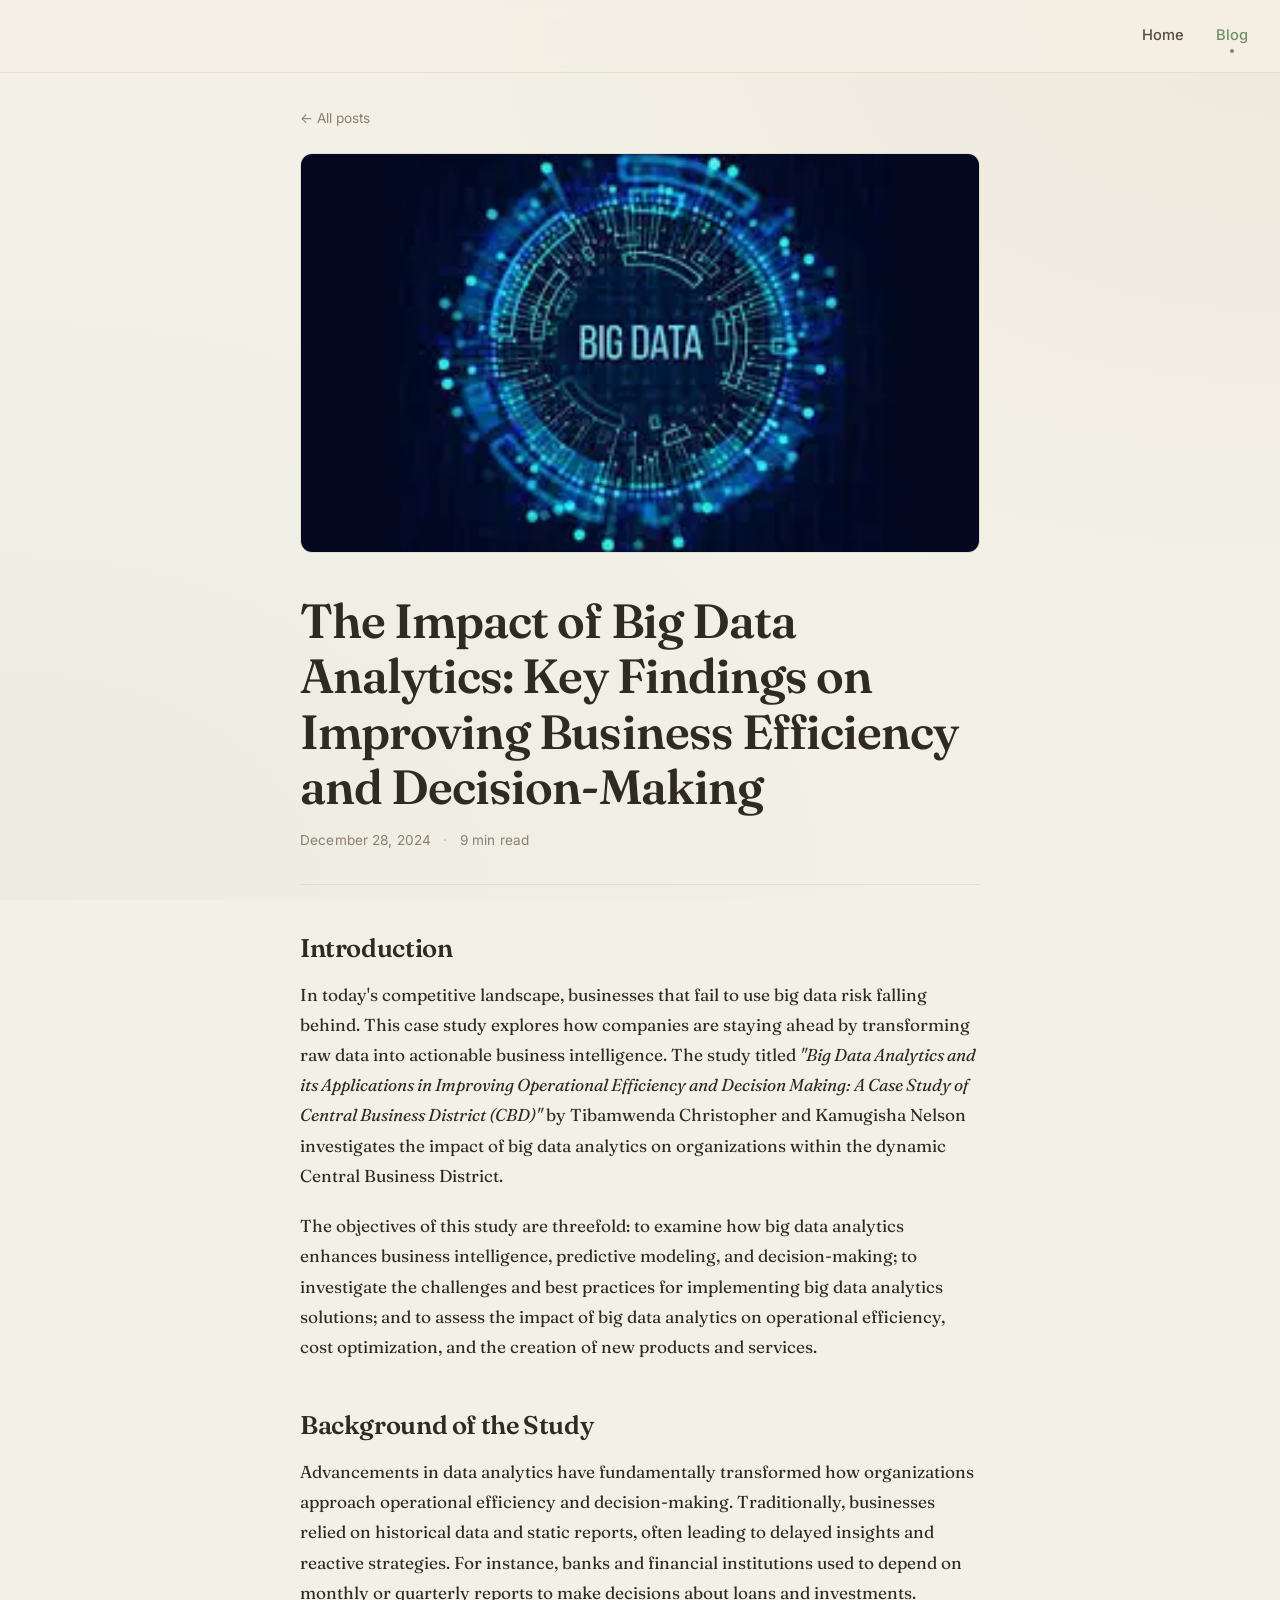
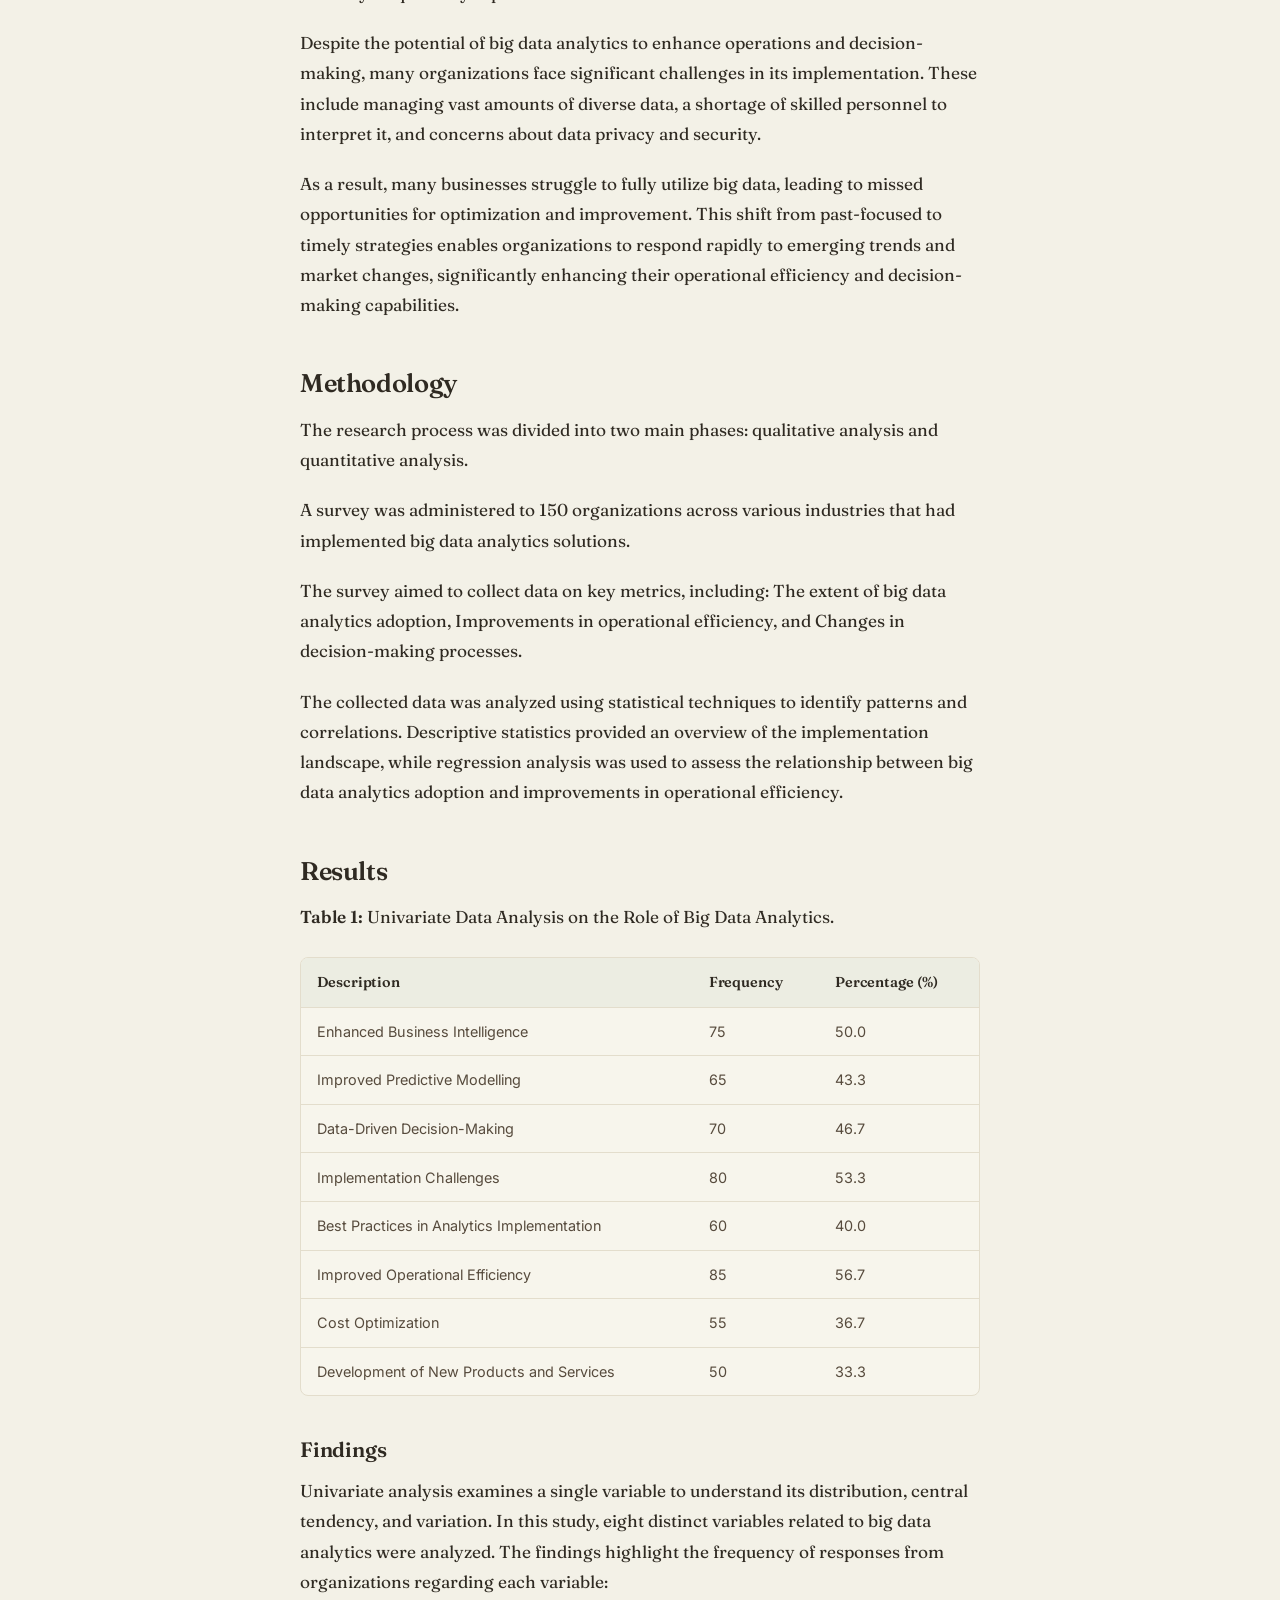
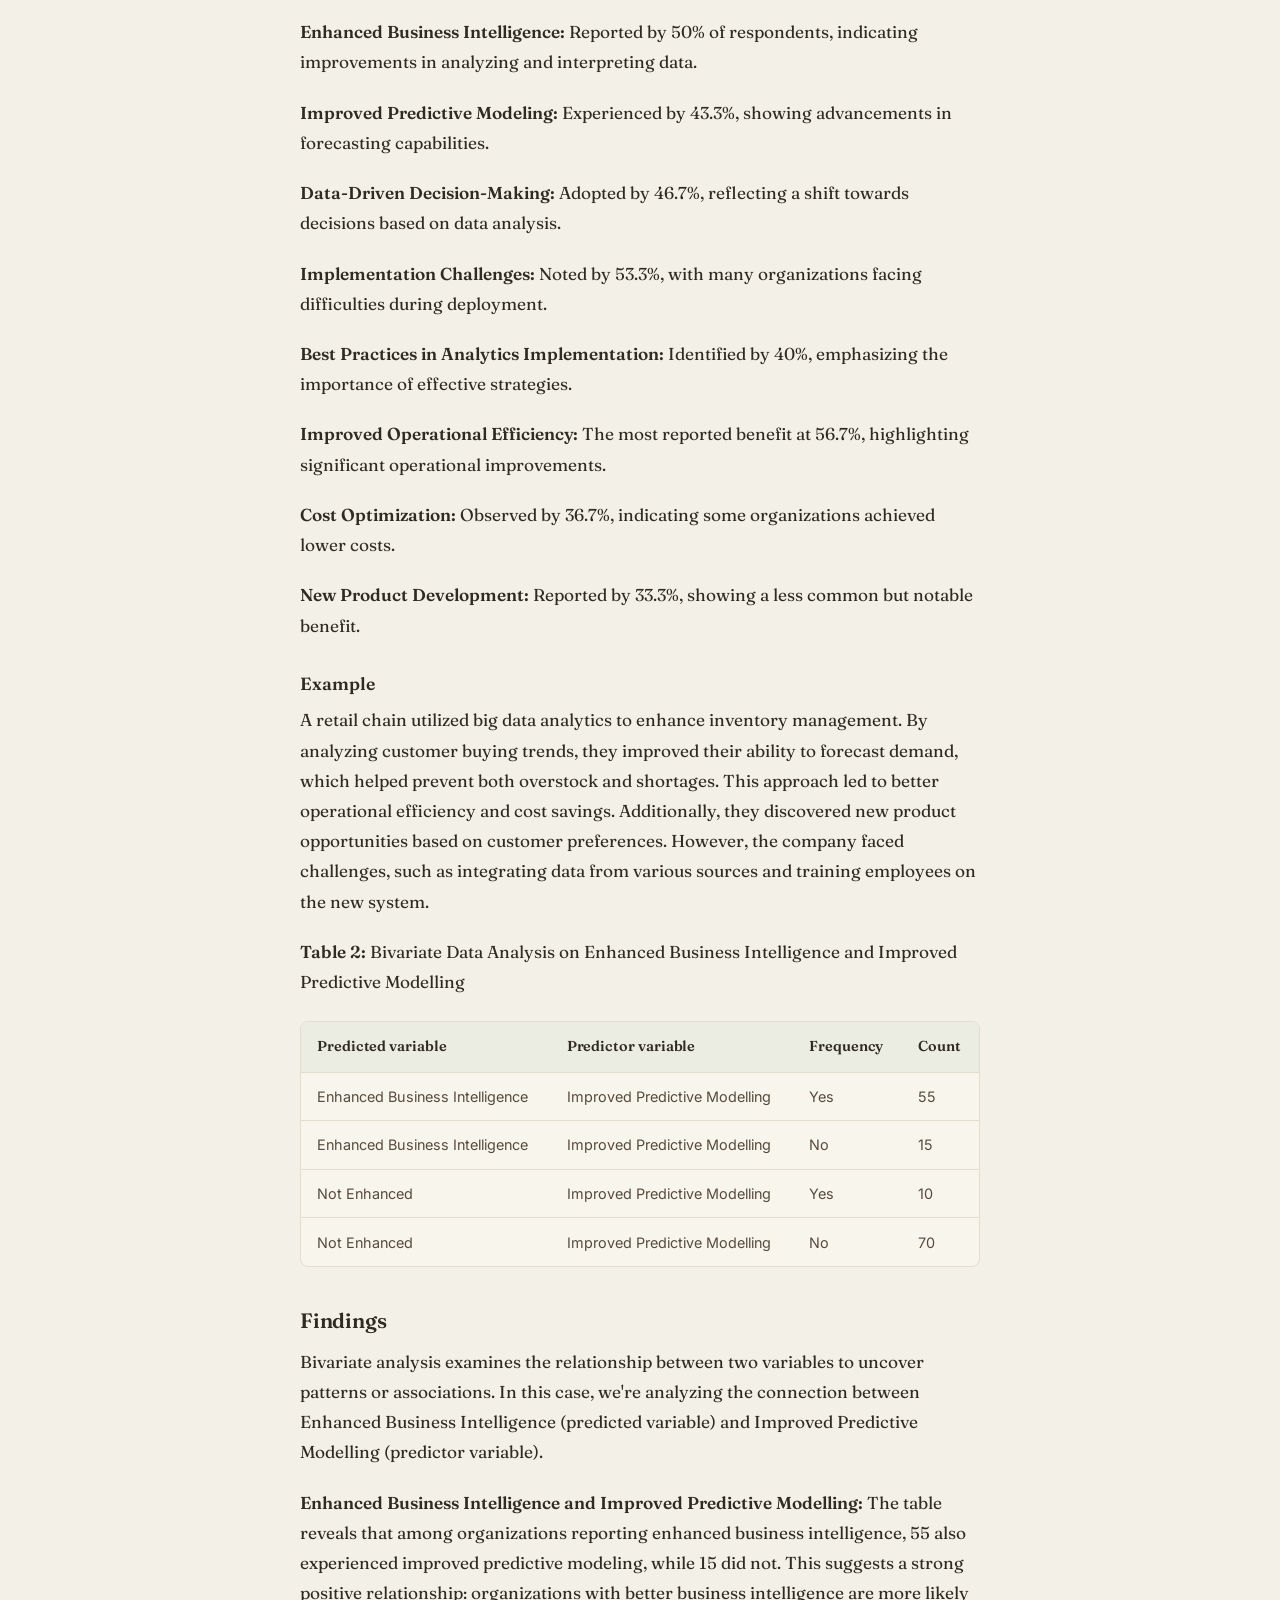
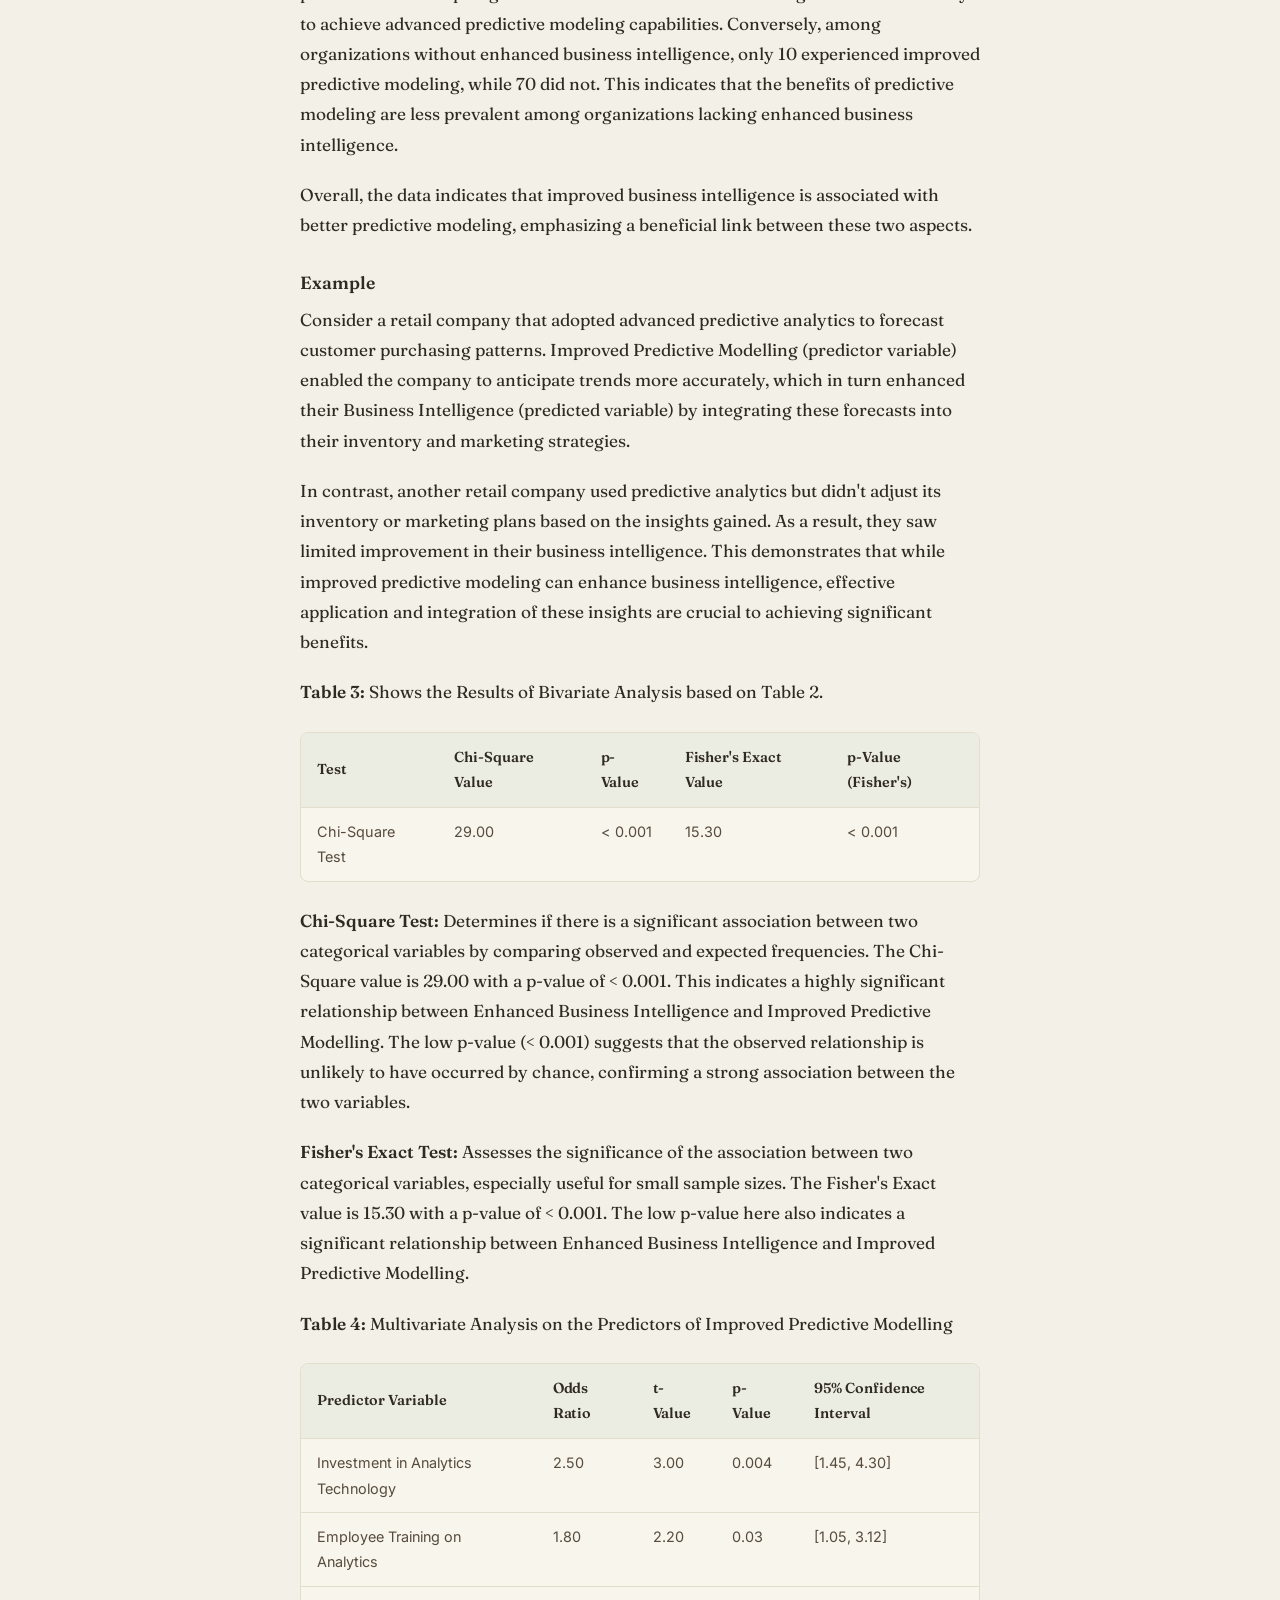
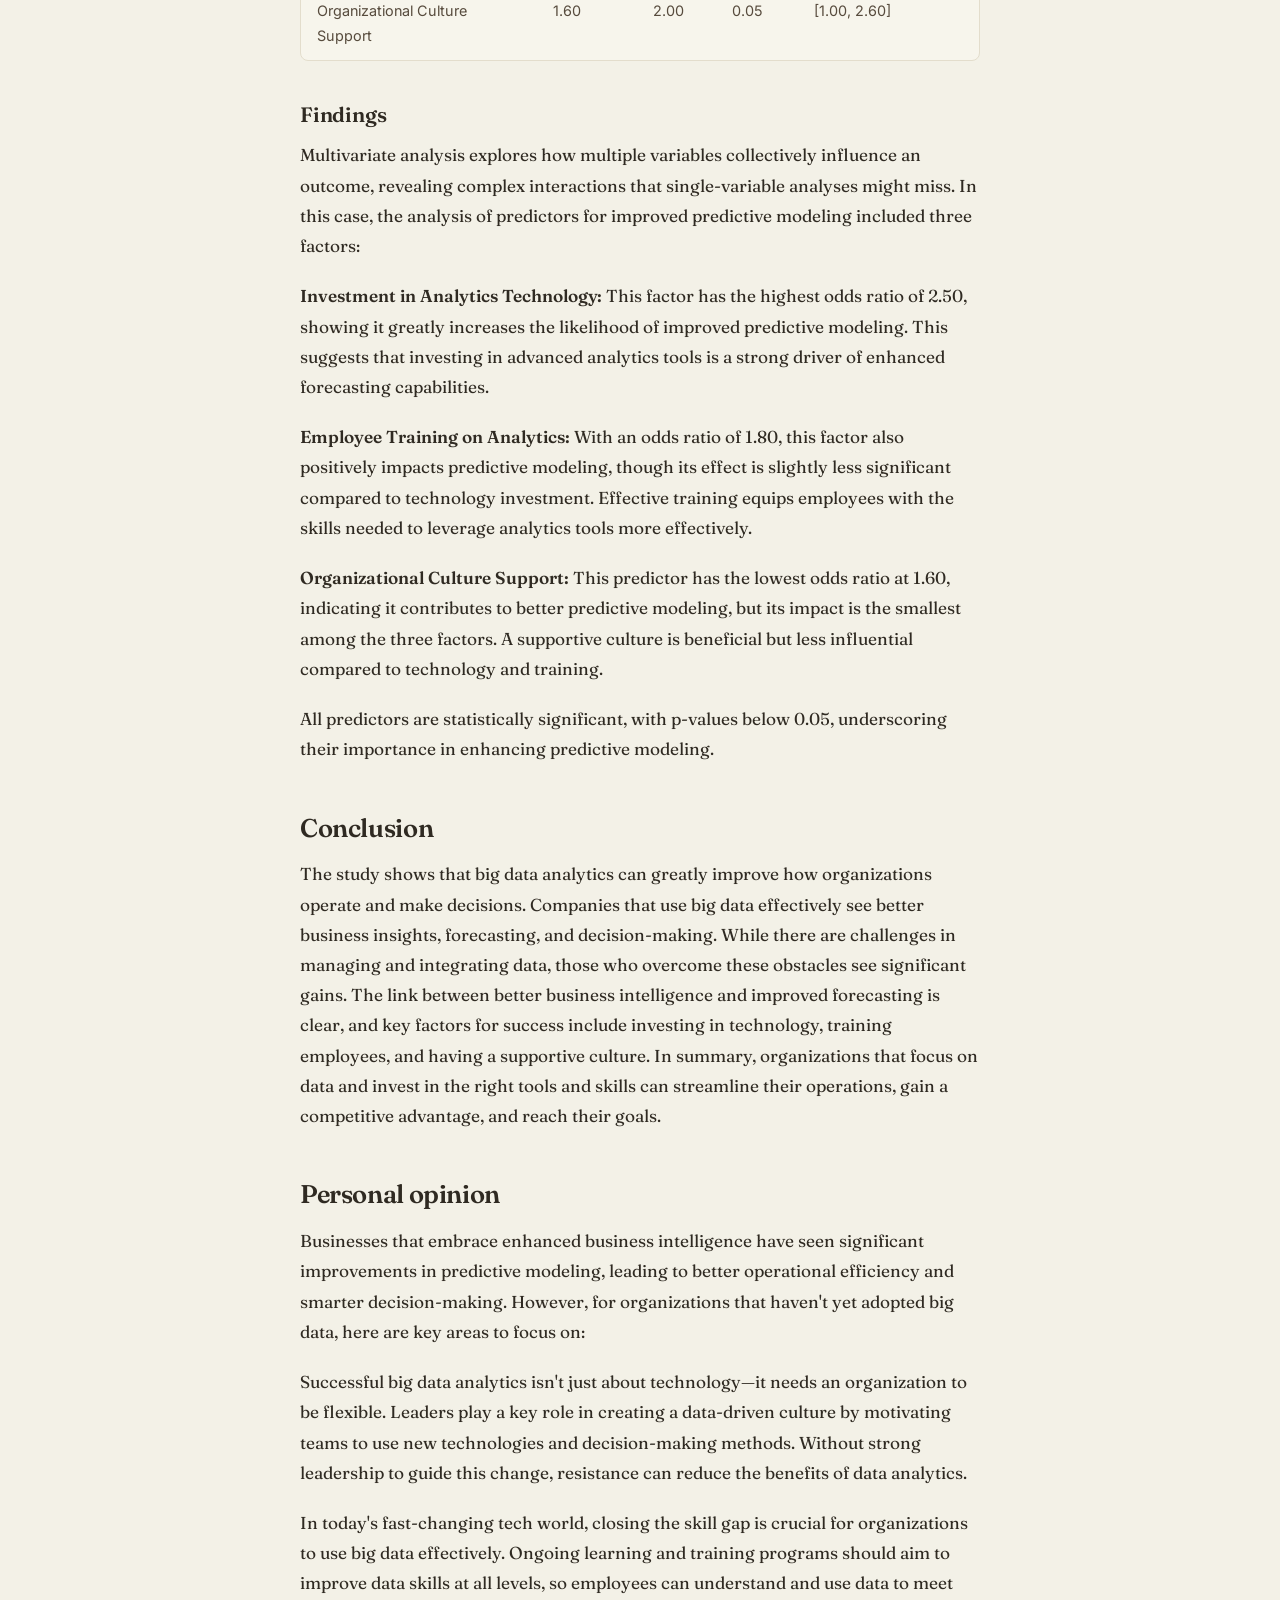
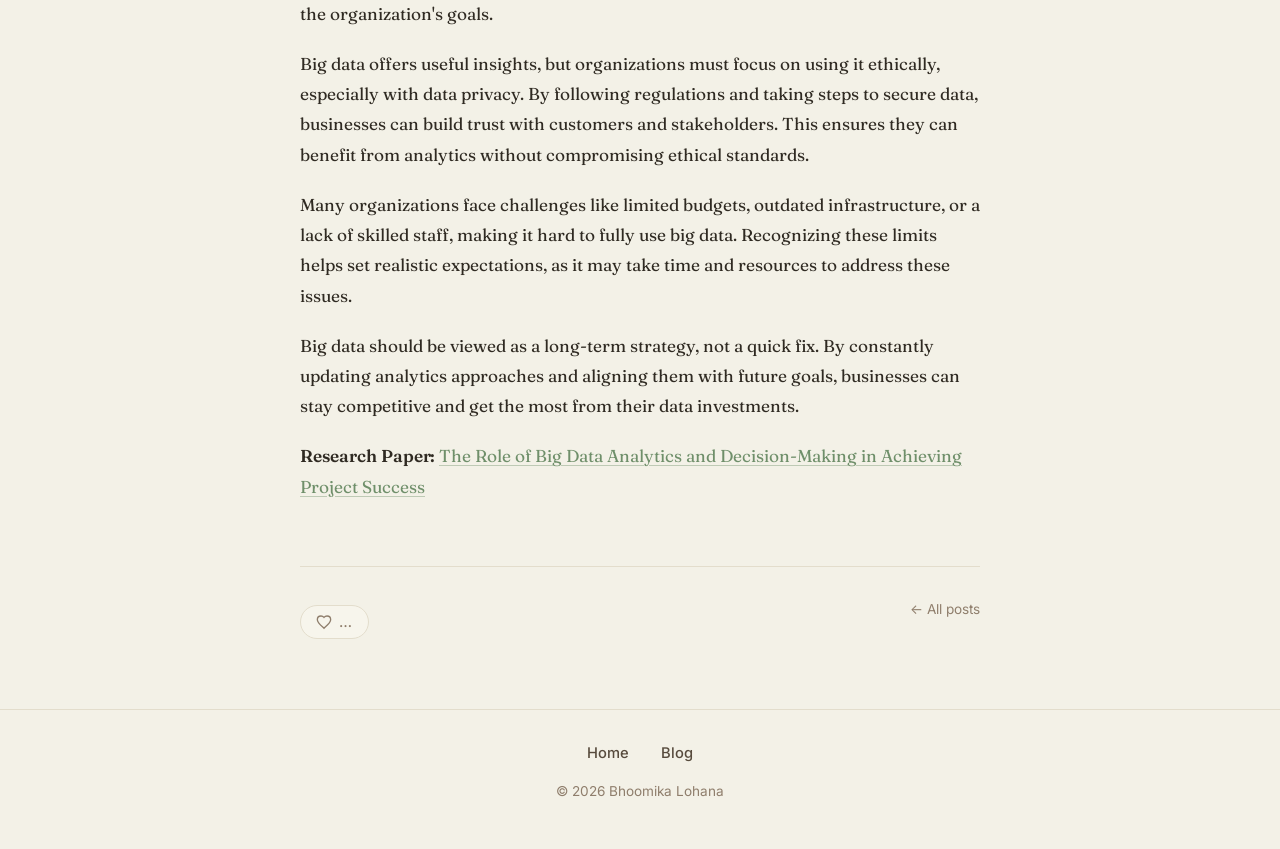
<file: blog/big-data-analytics.html>
<!DOCTYPE html>
<html lang="en">
<head>
  <meta charset="UTF-8" />
  <meta name="viewport" content="width=device-width, initial-scale=1.0" />
  <title>The Impact of Big Data Analytics — Bhoomika Lohana</title>
  <link rel="stylesheet" href="../styles.css" />
  <link rel="preconnect" href="https://fonts.googleapis.com">
  <link rel="preconnect" href="https://fonts.gstatic.com" crossorigin>
  <link href="https://fonts.googleapis.com/css2?family=Fraunces:ital,opsz,wght@0,9..144,400;0,9..144,500;0,9..144,600;0,9..144,700;1,9..144,400&family=Inter:wght@400;500;600&display=swap" rel="stylesheet">
</head>
<body>

  <nav class="nav">
    <div class="nav-inner">
      <span class="logo" aria-hidden="true"></span>
      <ul class="nav-links">
        <li><a href="/">Home</a></li>
        <li><a href="/blog.html" class="active">Blog</a></li>
      </ul>
    </div>
  </nav>

  <main class="post-main">
    <article class="post">

      <a href="/blog.html" class="post-back">← All posts</a>

      <figure class="post-cover">
        <img src="images/big-data-analytics/cover.webp" alt="The Impact of Big Data Analytics — cover">
      </figure>

      <header class="post-header">
        <h1 class="post-title">The Impact of Big Data Analytics: Key Findings on Improving Business Efficiency and Decision-Making</h1>
        <div class="post-meta">
          <time datetime="2024-12-28">December 28, 2024</time>
          <span class="dot">·</span>
          <span>9 min read</span>
        </div>
      </header>

      <div class="post-body">

        <h2>Introduction</h2>

        <p>In today's competitive landscape, businesses that fail to use big data risk falling behind. This case study explores how companies are staying ahead by transforming raw data into actionable business intelligence. The study titled <em>"Big Data Analytics and its Applications in Improving Operational Efficiency and Decision Making: A Case Study of Central Business District (CBD)"</em> by Tibamwenda Christopher and Kamugisha Nelson investigates the impact of big data analytics on organizations within the dynamic Central Business District.</p>

        <p>The objectives of this study are threefold: to examine how big data analytics enhances business intelligence, predictive modeling, and decision-making; to investigate the challenges and best practices for implementing big data analytics solutions; and to assess the impact of big data analytics on operational efficiency, cost optimization, and the creation of new products and services.</p>

        <h2>Background of the Study</h2>

        <p>Advancements in data analytics have fundamentally transformed how organizations approach operational efficiency and decision-making. Traditionally, businesses relied on historical data and static reports, often leading to delayed insights and reactive strategies. For instance, banks and financial institutions used to depend on monthly or quarterly reports to make decisions about loans and investments.</p>

        <p>Despite the potential of big data analytics to enhance operations and decision-making, many organizations face significant challenges in its implementation. These include managing vast amounts of diverse data, a shortage of skilled personnel to interpret it, and concerns about data privacy and security.</p>

        <p>As a result, many businesses struggle to fully utilize big data, leading to missed opportunities for optimization and improvement. This shift from past-focused to timely strategies enables organizations to respond rapidly to emerging trends and market changes, significantly enhancing their operational efficiency and decision-making capabilities.</p>

        <h2>Methodology</h2>

        <p>The research process was divided into two main phases: qualitative analysis and quantitative analysis.</p>

        <p>A survey was administered to 150 organizations across various industries that had implemented big data analytics solutions.</p>

        <p>The survey aimed to collect data on key metrics, including: The extent of big data analytics adoption, Improvements in operational efficiency, and Changes in decision-making processes.</p>

        <p>The collected data was analyzed using statistical techniques to identify patterns and correlations. Descriptive statistics provided an overview of the implementation landscape, while regression analysis was used to assess the relationship between big data analytics adoption and improvements in operational efficiency.</p>

        <h2>Results</h2>

        <p><strong>Table 1:</strong> Univariate Data Analysis on the Role of Big Data Analytics.</p>

        <div class="post-table-wrap">
        <table class="post-table">
          <thead>
            <tr>
              <th>Description</th>
              <th>Frequency</th>
              <th>Percentage (%)</th>
            </tr>
          </thead>
          <tbody>
            <tr><td>Enhanced Business Intelligence</td><td>75</td><td>50.0</td></tr>
            <tr><td>Improved Predictive Modelling</td><td>65</td><td>43.3</td></tr>
            <tr><td>Data-Driven Decision-Making</td><td>70</td><td>46.7</td></tr>
            <tr><td>Implementation Challenges</td><td>80</td><td>53.3</td></tr>
            <tr><td>Best Practices in Analytics Implementation</td><td>60</td><td>40.0</td></tr>
            <tr><td>Improved Operational Efficiency</td><td>85</td><td>56.7</td></tr>
            <tr><td>Cost Optimization</td><td>55</td><td>36.7</td></tr>
            <tr><td>Development of New Products and Services</td><td>50</td><td>33.3</td></tr>
          </tbody>
        </table>
        </div>

        <h3>Findings</h3>

        <p>Univariate analysis examines a single variable to understand its distribution, central tendency, and variation. In this study, eight distinct variables related to big data analytics were analyzed. The findings highlight the frequency of responses from organizations regarding each variable:</p>

        <p><strong>Enhanced Business Intelligence:</strong> Reported by 50% of respondents, indicating improvements in analyzing and interpreting data.</p>

        <p><strong>Improved Predictive Modeling:</strong> Experienced by 43.3%, showing advancements in forecasting capabilities.</p>

        <p><strong>Data-Driven Decision-Making:</strong> Adopted by 46.7%, reflecting a shift towards decisions based on data analysis.</p>

        <p><strong>Implementation Challenges:</strong> Noted by 53.3%, with many organizations facing difficulties during deployment.</p>

        <p><strong>Best Practices in Analytics Implementation:</strong> Identified by 40%, emphasizing the importance of effective strategies.</p>

        <p><strong>Improved Operational Efficiency:</strong> The most reported benefit at 56.7%, highlighting significant operational improvements.</p>

        <p><strong>Cost Optimization:</strong> Observed by 36.7%, indicating some organizations achieved lower costs.</p>

        <p><strong>New Product Development:</strong> Reported by 33.3%, showing a less common but notable benefit.</p>

        <h4>Example</h4>

        <p>A retail chain utilized big data analytics to enhance inventory management. By analyzing customer buying trends, they improved their ability to forecast demand, which helped prevent both overstock and shortages. This approach led to better operational efficiency and cost savings. Additionally, they discovered new product opportunities based on customer preferences. However, the company faced challenges, such as integrating data from various sources and training employees on the new system.</p>

        <p><strong>Table 2:</strong> Bivariate Data Analysis on Enhanced Business Intelligence and Improved Predictive Modelling</p>

        <div class="post-table-wrap">
        <table class="post-table">
          <thead>
            <tr>
              <th>Predicted variable</th>
              <th>Predictor variable</th>
              <th>Frequency</th>
              <th>Count</th>
            </tr>
          </thead>
          <tbody>
            <tr><td>Enhanced Business Intelligence</td><td>Improved Predictive Modelling</td><td>Yes</td><td>55</td></tr>
            <tr><td>Enhanced Business Intelligence</td><td>Improved Predictive Modelling</td><td>No</td><td>15</td></tr>
            <tr><td>Not Enhanced</td><td>Improved Predictive Modelling</td><td>Yes</td><td>10</td></tr>
            <tr><td>Not Enhanced</td><td>Improved Predictive Modelling</td><td>No</td><td>70</td></tr>
          </tbody>
        </table>
        </div>

        <h3>Findings</h3>

        <p>Bivariate analysis examines the relationship between two variables to uncover patterns or associations. In this case, we're analyzing the connection between Enhanced Business Intelligence (predicted variable) and Improved Predictive Modelling (predictor variable).</p>

        <p><strong>Enhanced Business Intelligence and Improved Predictive Modelling:</strong> The table reveals that among organizations reporting enhanced business intelligence, 55 also experienced improved predictive modeling, while 15 did not. This suggests a strong positive relationship: organizations with better business intelligence are more likely to achieve advanced predictive modeling capabilities. Conversely, among organizations without enhanced business intelligence, only 10 experienced improved predictive modeling, while 70 did not. This indicates that the benefits of predictive modeling are less prevalent among organizations lacking enhanced business intelligence.</p>

        <p>Overall, the data indicates that improved business intelligence is associated with better predictive modeling, emphasizing a beneficial link between these two aspects.</p>

        <h4>Example</h4>

        <p>Consider a retail company that adopted advanced predictive analytics to forecast customer purchasing patterns. Improved Predictive Modelling (predictor variable) enabled the company to anticipate trends more accurately, which in turn enhanced their Business Intelligence (predicted variable) by integrating these forecasts into their inventory and marketing strategies.</p>

        <p>In contrast, another retail company used predictive analytics but didn't adjust its inventory or marketing plans based on the insights gained. As a result, they saw limited improvement in their business intelligence. This demonstrates that while improved predictive modeling can enhance business intelligence, effective application and integration of these insights are crucial to achieving significant benefits.</p>

        <p><strong>Table 3:</strong> Shows the Results of Bivariate Analysis based on Table 2.</p>

        <div class="post-table-wrap">
        <table class="post-table">
          <thead>
            <tr>
              <th>Test</th>
              <th>Chi-Square Value</th>
              <th>p-Value</th>
              <th>Fisher's Exact Value</th>
              <th>p-Value (Fisher's)</th>
            </tr>
          </thead>
          <tbody>
            <tr><td>Chi-Square Test</td><td>29.00</td><td>&lt; 0.001</td><td>15.30</td><td>&lt; 0.001</td></tr>
          </tbody>
        </table>
        </div>

        <p><strong>Chi-Square Test:</strong> Determines if there is a significant association between two categorical variables by comparing observed and expected frequencies. The Chi-Square value is 29.00 with a p-value of &lt; 0.001. This indicates a highly significant relationship between Enhanced Business Intelligence and Improved Predictive Modelling. The low p-value (&lt; 0.001) suggests that the observed relationship is unlikely to have occurred by chance, confirming a strong association between the two variables.</p>

        <p><strong>Fisher's Exact Test:</strong> Assesses the significance of the association between two categorical variables, especially useful for small sample sizes. The Fisher's Exact value is 15.30 with a p-value of &lt; 0.001. The low p-value here also indicates a significant relationship between Enhanced Business Intelligence and Improved Predictive Modelling.</p>

        <p><strong>Table 4:</strong> Multivariate Analysis on the Predictors of Improved Predictive Modelling</p>

        <div class="post-table-wrap">
        <table class="post-table">
          <thead>
            <tr>
              <th>Predictor Variable</th>
              <th>Odds Ratio</th>
              <th>t-Value</th>
              <th>p-Value</th>
              <th>95% Confidence Interval</th>
            </tr>
          </thead>
          <tbody>
            <tr><td>Investment in Analytics Technology</td><td>2.50</td><td>3.00</td><td>0.004</td><td>[1.45, 4.30]</td></tr>
            <tr><td>Employee Training on Analytics</td><td>1.80</td><td>2.20</td><td>0.03</td><td>[1.05, 3.12]</td></tr>
            <tr><td>Organizational Culture Support</td><td>1.60</td><td>2.00</td><td>0.05</td><td>[1.00, 2.60]</td></tr>
          </tbody>
        </table>
        </div>

        <h3>Findings</h3>

        <p>Multivariate analysis explores how multiple variables collectively influence an outcome, revealing complex interactions that single-variable analyses might miss. In this case, the analysis of predictors for improved predictive modeling included three factors:</p>

        <p><strong>Investment in Analytics Technology:</strong> This factor has the highest odds ratio of 2.50, showing it greatly increases the likelihood of improved predictive modeling. This suggests that investing in advanced analytics tools is a strong driver of enhanced forecasting capabilities.</p>

        <p><strong>Employee Training on Analytics:</strong> With an odds ratio of 1.80, this factor also positively impacts predictive modeling, though its effect is slightly less significant compared to technology investment. Effective training equips employees with the skills needed to leverage analytics tools more effectively.</p>

        <p><strong>Organizational Culture Support:</strong> This predictor has the lowest odds ratio at 1.60, indicating it contributes to better predictive modeling, but its impact is the smallest among the three factors. A supportive culture is beneficial but less influential compared to technology and training.</p>

        <p>All predictors are statistically significant, with p-values below 0.05, underscoring their importance in enhancing predictive modeling.</p>

        <h2>Conclusion</h2>

        <p>The study shows that big data analytics can greatly improve how organizations operate and make decisions. Companies that use big data effectively see better business insights, forecasting, and decision-making. While there are challenges in managing and integrating data, those who overcome these obstacles see significant gains. The link between better business intelligence and improved forecasting is clear, and key factors for success include investing in technology, training employees, and having a supportive culture. In summary, organizations that focus on data and invest in the right tools and skills can streamline their operations, gain a competitive advantage, and reach their goals.</p>

        <h2>Personal opinion</h2>

        <p>Businesses that embrace enhanced business intelligence have seen significant improvements in predictive modeling, leading to better operational efficiency and smarter decision-making. However, for organizations that haven't yet adopted big data, here are key areas to focus on:</p>

        <p>Successful big data analytics isn't just about technology—it needs an organization to be flexible. Leaders play a key role in creating a data-driven culture by motivating teams to use new technologies and decision-making methods. Without strong leadership to guide this change, resistance can reduce the benefits of data analytics.</p>

        <p>In today's fast-changing tech world, closing the skill gap is crucial for organizations to use big data effectively. Ongoing learning and training programs should aim to improve data skills at all levels, so employees can understand and use data to meet the organization's goals.</p>

        <p>Big data offers useful insights, but organizations must focus on using it ethically, especially with data privacy. By following regulations and taking steps to secure data, businesses can build trust with customers and stakeholders. This ensures they can benefit from analytics without compromising ethical standards.</p>

        <p>Many organizations face challenges like limited budgets, outdated infrastructure, or a lack of skilled staff, making it hard to fully use big data. Recognizing these limits helps set realistic expectations, as it may take time and resources to address these issues.</p>

        <p>Big data should be viewed as a long-term strategy, not a quick fix. By constantly updating analytics approaches and aligning them with future goals, businesses can stay competitive and get the most from their data investments.</p>

        <p><strong>Research Paper:</strong> <a href="https://www.researchgate.net/publication/367590982_The_Role_of_Big_Data_Analytics_and_Decision-Making_in_Achieving_Project_Success" target="_blank" rel="noopener noreferrer">The Role of Big Data Analytics and Decision-Making in Achieving Project Success</a></p>

      </div>

      <footer class="post-footer">
        <button class="like-btn" data-slug="big-data-analytics" aria-label="Like this post"><svg class="like-icon" viewBox="0 0 24 24" aria-hidden="true"><path d="M12 21.35l-1.45-1.32C5.4 15.36 2 12.28 2 8.5 2 5.42 4.42 3 7.5 3c1.74 0 3.41.81 4.5 2.09C13.09 3.81 14.76 3 16.5 3 19.58 3 22 5.42 22 8.5c0 3.78-3.4 6.86-8.55 11.54L12 21.35z"/></svg> <span class="like-count">&hellip;</span></button>
        <a href="/blog.html" class="post-back">← All posts</a>
      </footer>
    </article>
  </main>

  <footer class="site-footer">
    <ul class="footer-links">
      <li><a href="/">Home</a></li>
      <li><a href="/blog.html">Blog</a></li>
    </ul>
    <p>&copy; <span id="year"></span> Bhoomika Lohana</p>
    <p class="visit-counter"><span id="visit-count">&hellip;</span> visitors</p>
  </footer>

  <script>
    document.getElementById("year").textContent = new Date().getFullYear();
  </script>
  <script src="/script.js" defer></script>
</body>
</html>
</file>
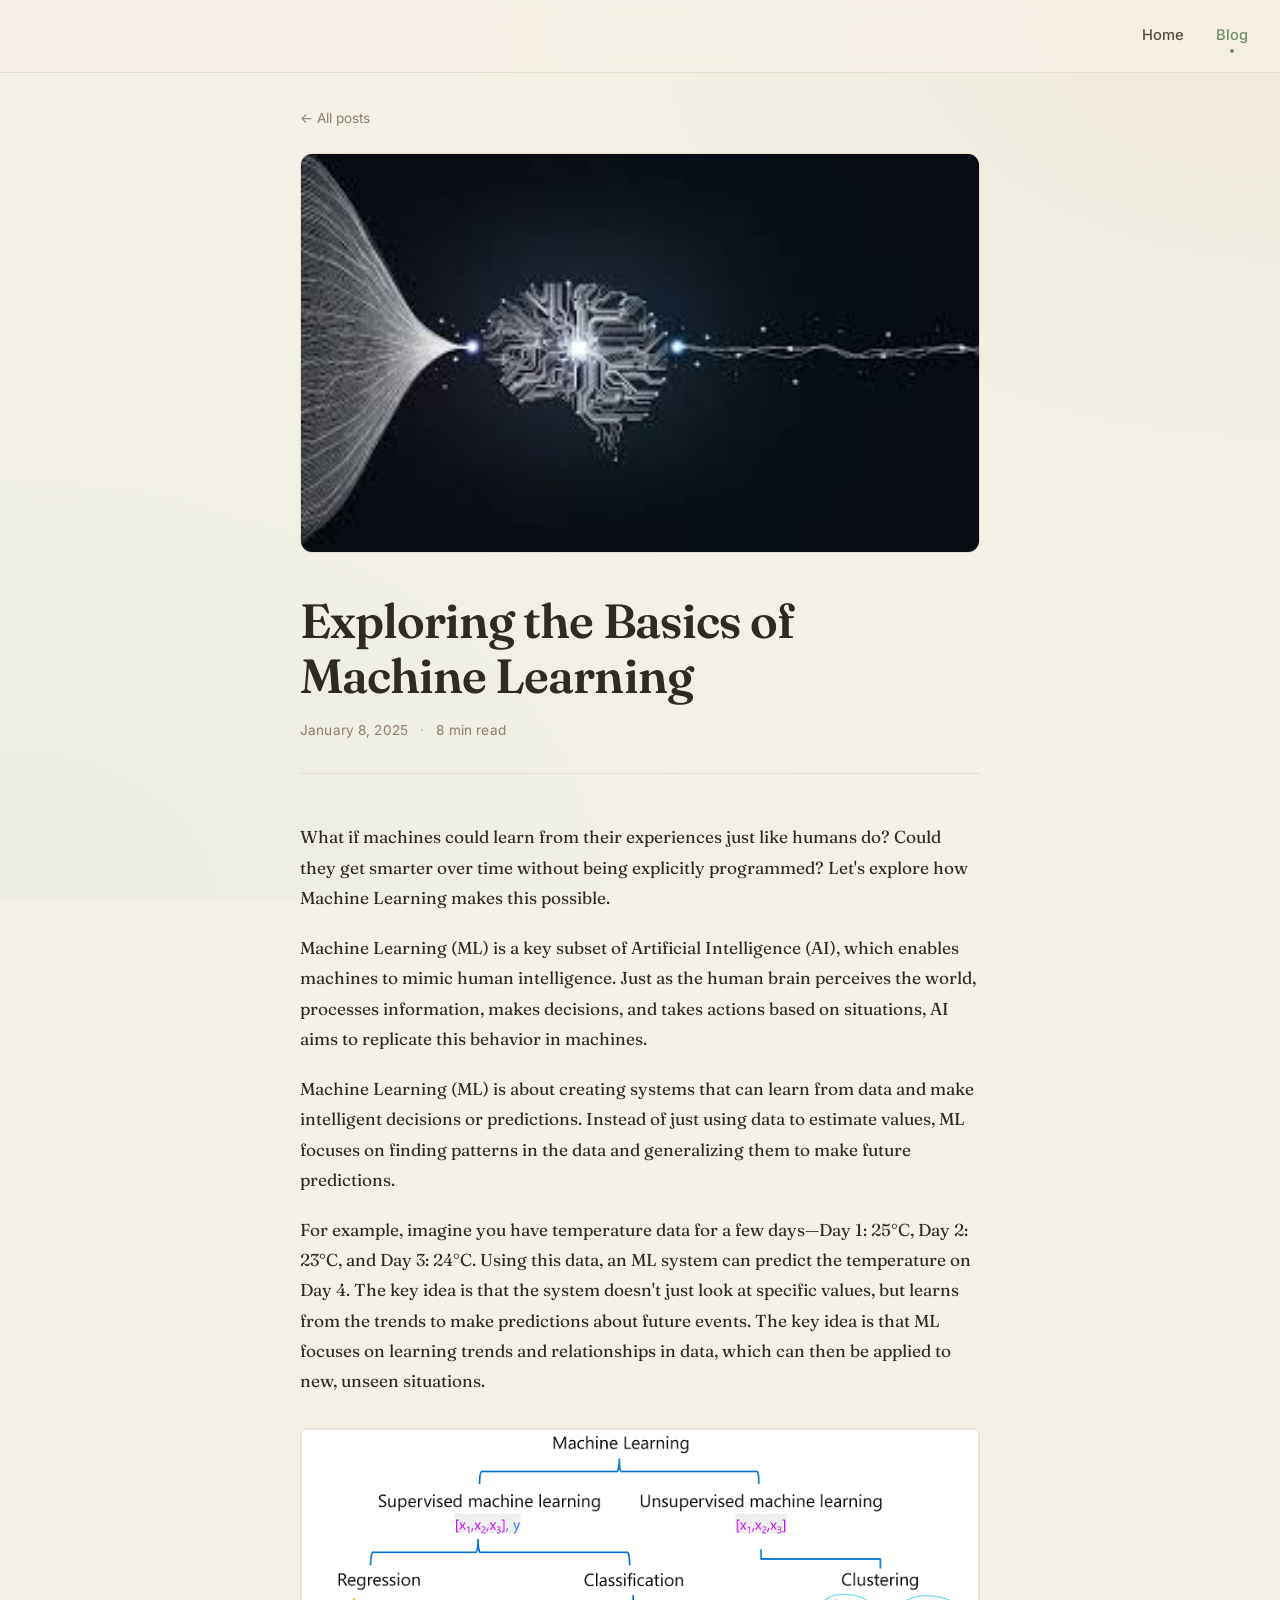
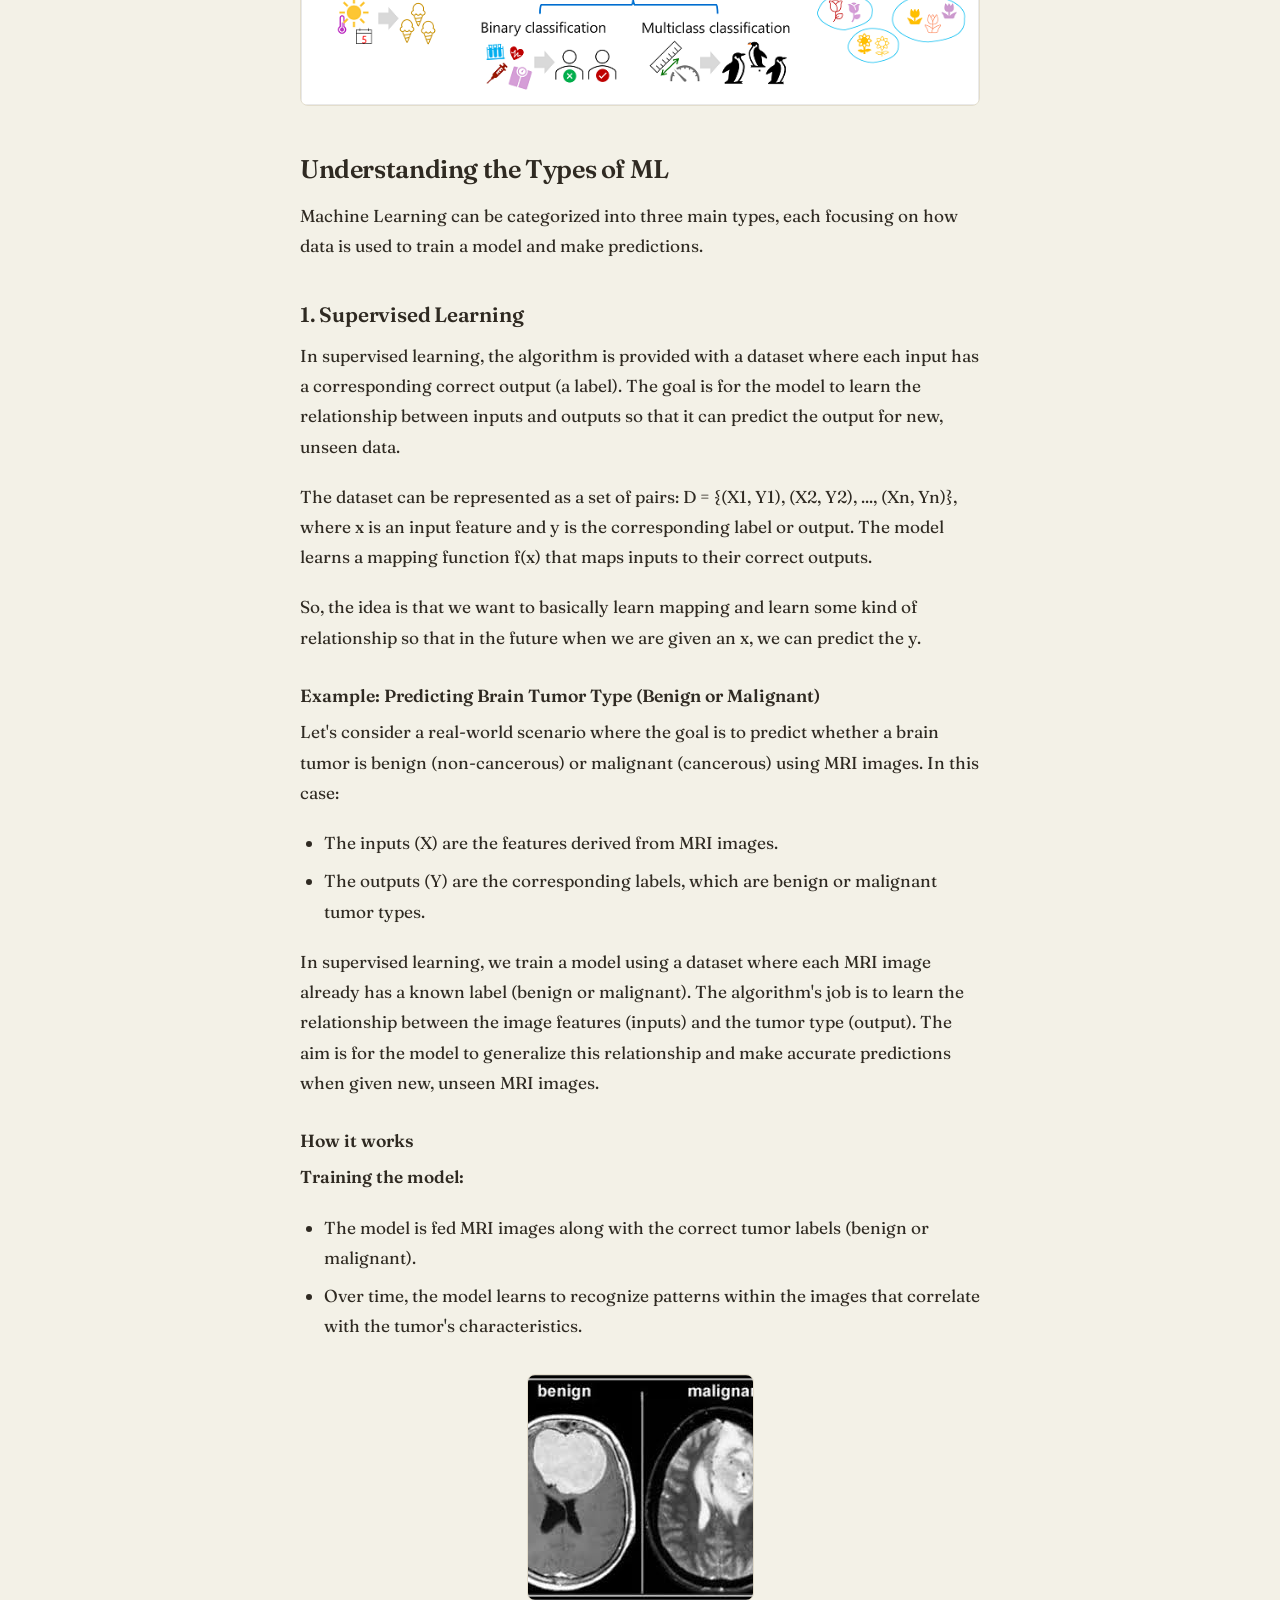
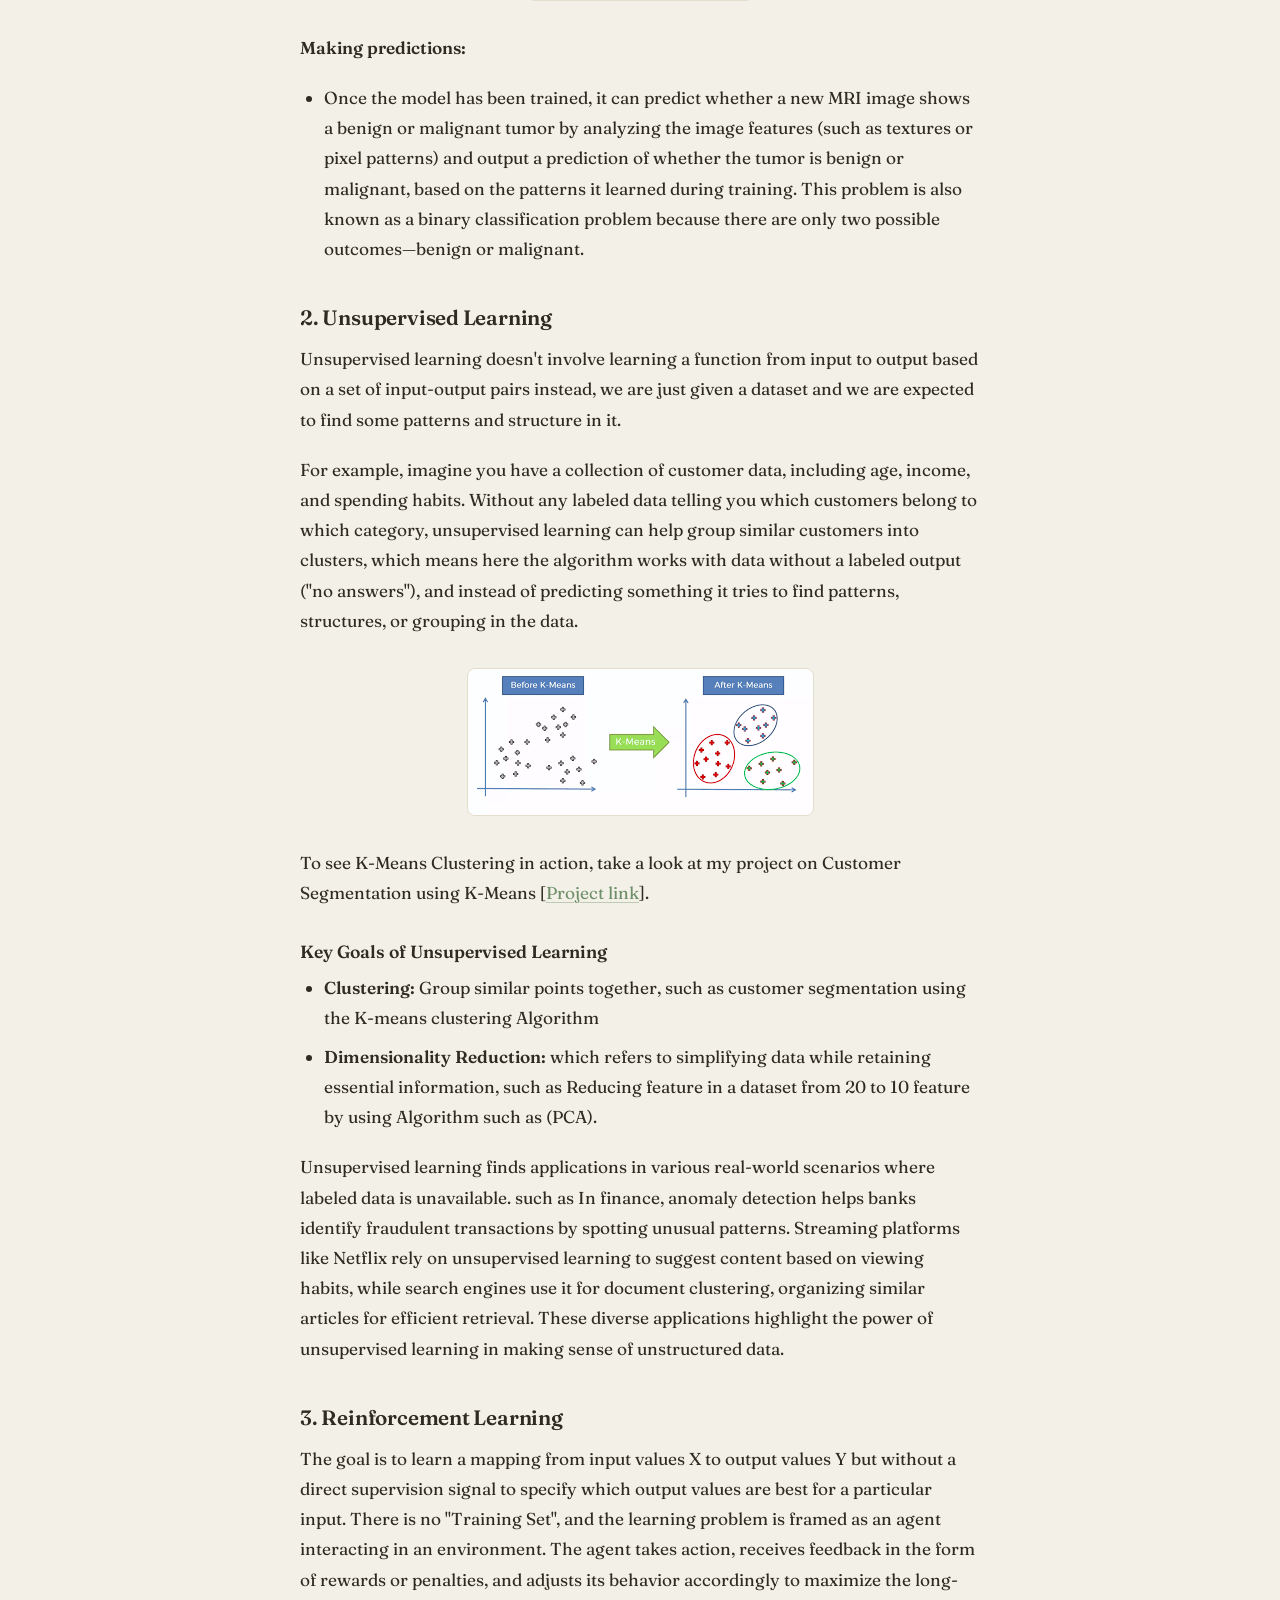
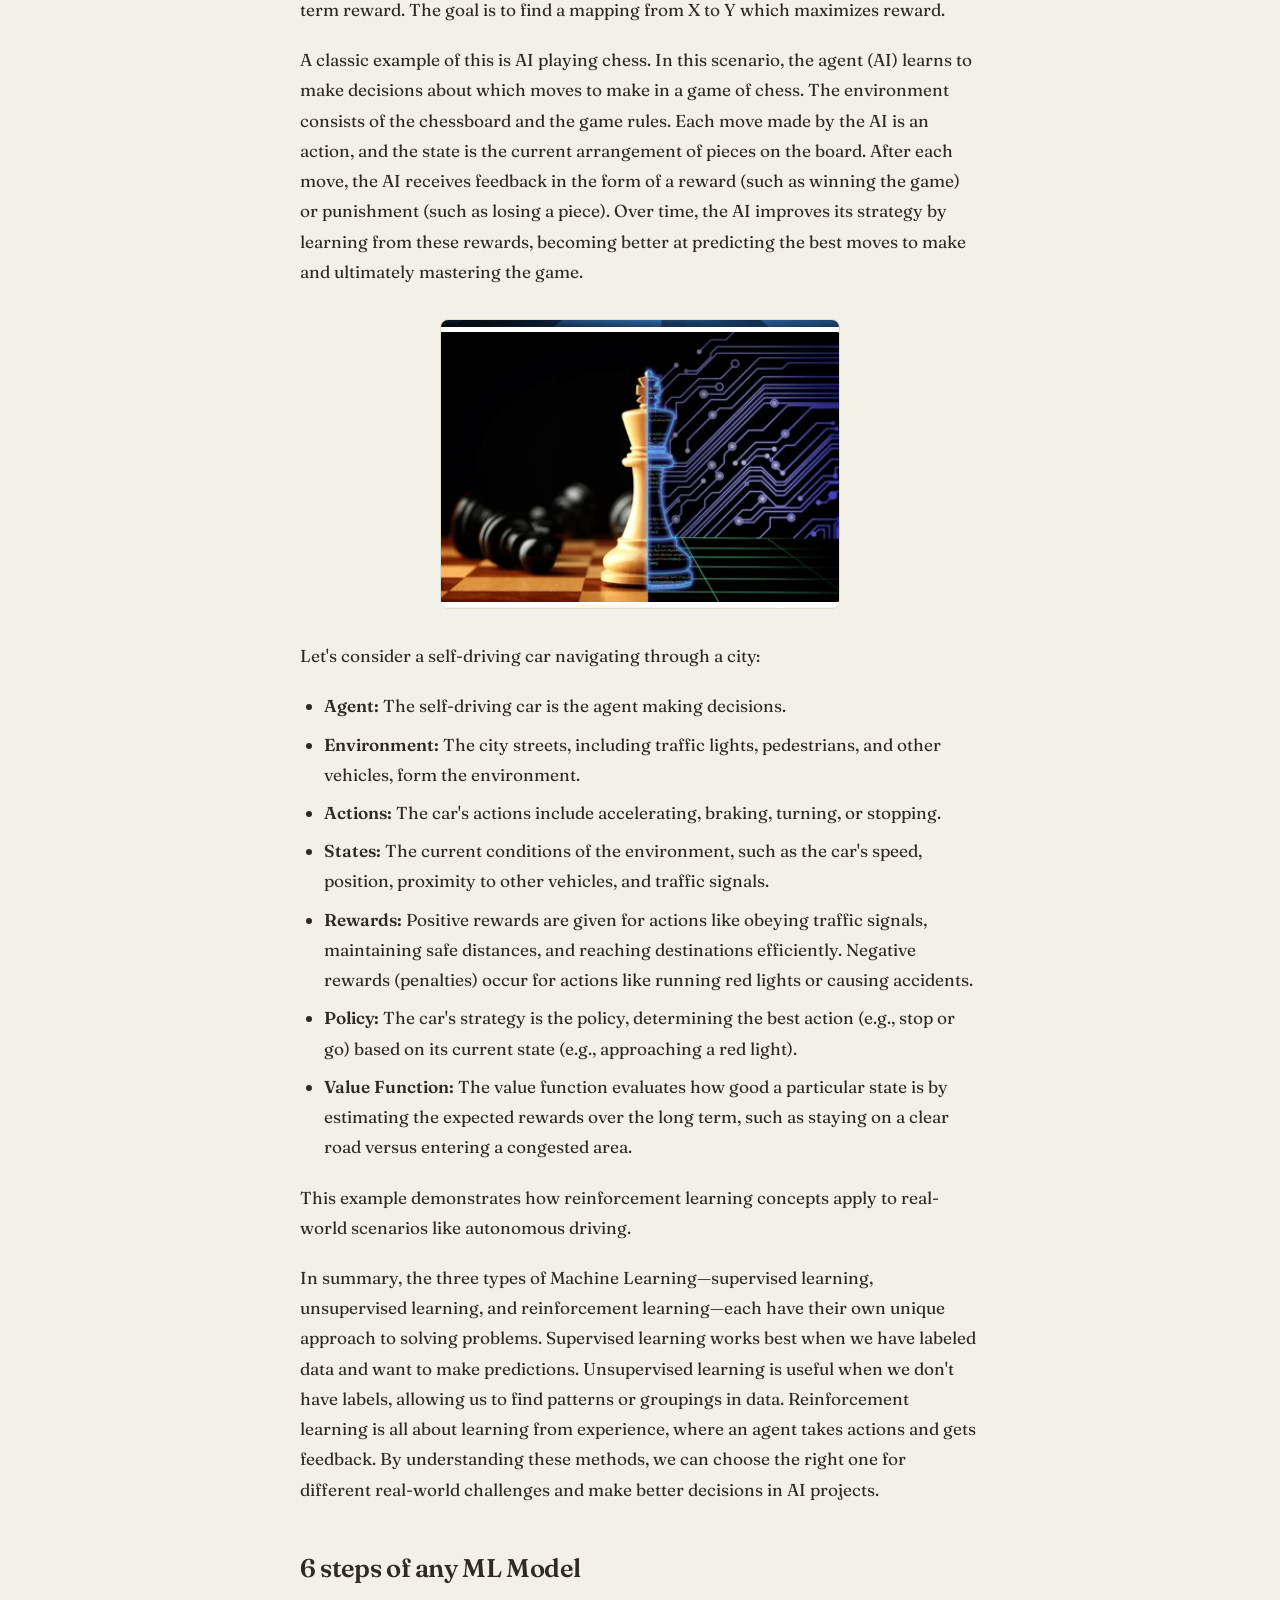
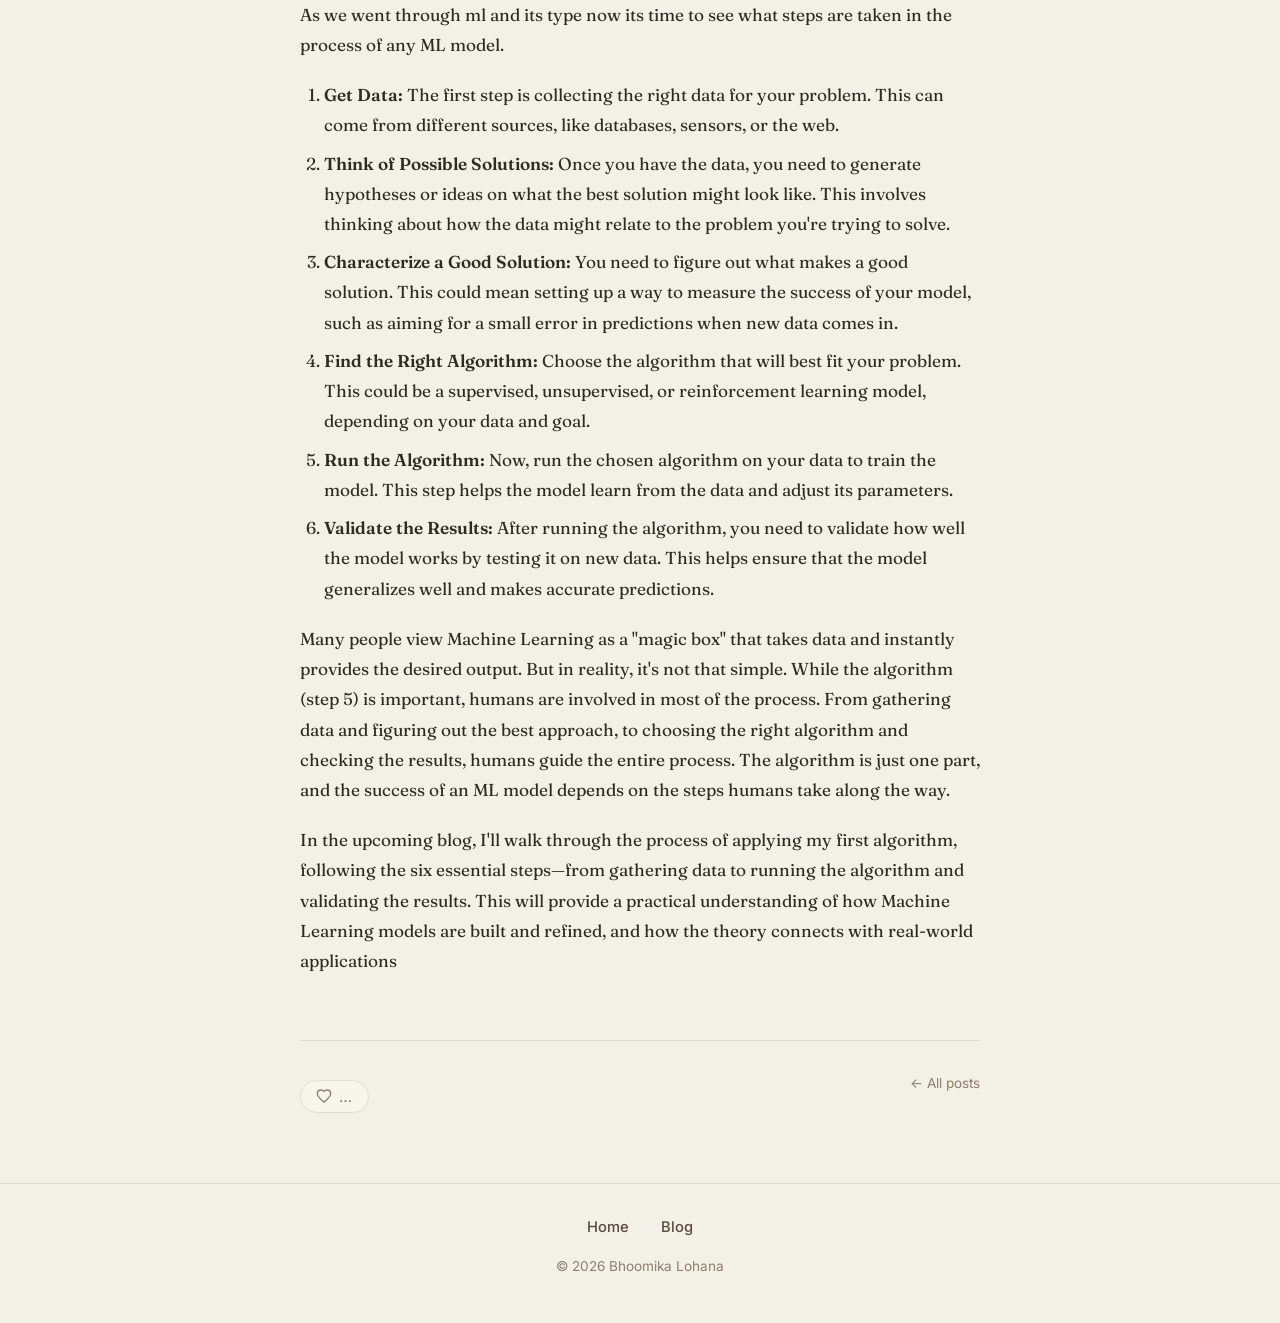
<file: blog/exploring-the-basics-of-machine-learning.html>
<!DOCTYPE html>
<html lang="en">
<head>
  <meta charset="UTF-8" />
  <meta name="viewport" content="width=device-width, initial-scale=1.0" />
  <title>Exploring the Basics of Machine Learning — Bhoomika Lohana</title>
  <link rel="stylesheet" href="../styles.css" />
  <link rel="preconnect" href="https://fonts.googleapis.com">
  <link rel="preconnect" href="https://fonts.gstatic.com" crossorigin>
  <link href="https://fonts.googleapis.com/css2?family=Fraunces:ital,opsz,wght@0,9..144,400;0,9..144,500;0,9..144,600;0,9..144,700;1,9..144,400&family=Inter:wght@400;500;600&display=swap" rel="stylesheet">
</head>
<body>

  <nav class="nav">
    <div class="nav-inner">
      <span class="logo" aria-hidden="true"></span>
      <ul class="nav-links">
        <li><a href="/">Home</a></li>
        <li><a href="/blog.html" class="active">Blog</a></li>
      </ul>
    </div>
  </nav>

  <main class="post-main">
    <article class="post">

      <a href="/blog.html" class="post-back">← All posts</a>

      <figure class="post-cover">
        <img src="images/1.jpg" alt="Machine Learning cover — illustrated icons representing AI concepts">
      </figure>

      <header class="post-header">
        <h1 class="post-title">Exploring the Basics of Machine Learning</h1>
        <div class="post-meta">
          <time datetime="2025-01-08">January 8, 2025</time>
          <span class="dot">·</span>
          <span>8 min read</span>
        </div>
      </header>

      <div class="post-body">

        <p>What if machines could learn from their experiences just like humans do? Could they get smarter over time without being explicitly programmed? Let's explore how Machine Learning makes this possible.</p>

        <p>Machine Learning (ML) is a key subset of Artificial Intelligence (AI), which enables machines to mimic human intelligence. Just as the human brain perceives the world, processes information, makes decisions, and takes actions based on situations, AI aims to replicate this behavior in machines.</p>

        <p>Machine Learning (ML) is about creating systems that can learn from data and make intelligent decisions or predictions. Instead of just using data to estimate values, ML focuses on finding patterns in the data and generalizing them to make future predictions.</p>

        <p>For example, imagine you have temperature data for a few days—Day 1: 25°C, Day 2: 23°C, and Day 3: 24°C. Using this data, an ML system can predict the temperature on Day 4. The key idea is that the system doesn't just look at specific values, but learns from the trends to make predictions about future events. The key idea is that ML focuses on learning trends and relationships in data, which can then be applied to new, unseen situations.</p>

        <figure class="post-image">
          <img src="images/2.png" alt="Machine Learning hierarchy showing supervised and unsupervised learning with their subcategories (regression, classification, clustering)">
        </figure>

        <h2>Understanding the Types of ML</h2>

        <p>Machine Learning can be categorized into three main types, each focusing on how data is used to train a model and make predictions.</p>

        <h3>1. Supervised Learning</h3>

        <p>In supervised learning, the algorithm is provided with a dataset where each input has a corresponding correct output (a label). The goal is for the model to learn the relationship between inputs and outputs so that it can predict the output for new, unseen data.</p>

        <p>The dataset can be represented as a set of pairs: D = {(X1, Y1), (X2, Y2), ..., (Xn, Yn)}, where x is an input feature and y is the corresponding label or output. The model learns a mapping function f(x) that maps inputs to their correct outputs.</p>

        <p>So, the idea is that we want to basically learn mapping and learn some kind of relationship so that in the future when we are given an x, we can predict the y.</p>

        <h4>Example: Predicting Brain Tumor Type (Benign or Malignant)</h4>

        <p>Let's consider a real-world scenario where the goal is to predict whether a brain tumor is benign (non-cancerous) or malignant (cancerous) using MRI images. In this case:</p>

        <ul>
          <li>The inputs (X) are the features derived from MRI images.</li>
          <li>The outputs (Y) are the corresponding labels, which are benign or malignant tumor types.</li>
        </ul>

        <p>In supervised learning, we train a model using a dataset where each MRI image already has a known label (benign or malignant). The algorithm's job is to learn the relationship between the image features (inputs) and the tumor type (output). The aim is for the model to generalize this relationship and make accurate predictions when given new, unseen MRI images.</p>

        <h4>How it works</h4>

        <p><strong>Training the model:</strong></p>

        <ul>
          <li>The model is fed MRI images along with the correct tumor labels (benign or malignant).</li>
          <li>Over time, the model learns to recognize patterns within the images that correlate with the tumor's characteristics.</li>
        </ul>

        <figure class="post-image">
          <img src="images/3.jpeg" alt="Brain MRI scans showing a benign tumor (left) and a malignant tumor (right)">
        </figure>

        <p><strong>Making predictions:</strong></p>

        <ul>
          <li>Once the model has been trained, it can predict whether a new MRI image shows a benign or malignant tumor by analyzing the image features (such as textures or pixel patterns) and output a prediction of whether the tumor is benign or malignant, based on the patterns it learned during training. This problem is also known as a binary classification problem because there are only two possible outcomes—benign or malignant.</li>
        </ul>

        <h3>2. Unsupervised Learning</h3>

        <p>Unsupervised learning doesn't involve learning a function from input to output based on a set of input-output pairs instead, we are just given a dataset and we are expected to find some patterns and structure in it.</p>

        <p>For example, imagine you have a collection of customer data, including age, income, and spending habits. Without any labeled data telling you which customers belong to which category, unsupervised learning can help group similar customers into clusters, which means here the algorithm works with data without a labeled output ("no answers"), and instead of predicting something it tries to find patterns, structures, or grouping in the data.</p>

        <figure class="post-image">
          <img src="images/4.png" alt="K-Means clustering before and after: unclustered data points on the left become colored clusters on the right">
        </figure>

        <p>To see K-Means Clustering in action, take a look at my project on Customer Segmentation using K-Means [<a href="https://github.com/BhoomikaLohana/Customer-Segmentation-using-K-Means-Clustring" target="_blank" rel="noopener noreferrer">Project link</a>].</p>

        <h4>Key Goals of Unsupervised Learning</h4>

        <ul>
          <li><strong>Clustering:</strong> Group similar points together, such as customer segmentation using the K-means clustering Algorithm</li>
          <li><strong>Dimensionality Reduction:</strong> which refers to simplifying data while retaining essential information, such as Reducing feature in a dataset from 20 to 10 feature by using Algorithm such as (PCA).</li>
        </ul>

        <p>Unsupervised learning finds applications in various real-world scenarios where labeled data is unavailable. such as In finance, anomaly detection helps banks identify fraudulent transactions by spotting unusual patterns. Streaming platforms like Netflix rely on unsupervised learning to suggest content based on viewing habits, while search engines use it for document clustering, organizing similar articles for efficient retrieval. These diverse applications highlight the power of unsupervised learning in making sense of unstructured data.</p>

        <h3>3. Reinforcement Learning</h3>

        <p>The goal is to learn a mapping from input values X to output values Y but without a direct supervision signal to specify which output values are best for a particular input. There is no "Training Set", and the learning problem is framed as an agent interacting in an environment. The agent takes action, receives feedback in the form of rewards or penalties, and adjusts its behavior accordingly to maximize the long-term reward. The goal is to find a mapping from X to Y which maximizes reward.</p>

        <p>A classic example of this is AI playing chess. In this scenario, the agent (AI) learns to make decisions about which moves to make in a game of chess. The environment consists of the chessboard and the game rules. Each move made by the AI is an action, and the state is the current arrangement of pieces on the board. After each move, the AI receives feedback in the form of a reward (such as winning the game) or punishment (such as losing a piece). Over time, the AI improves its strategy by learning from these rewards, becoming better at predicting the best moves to make and ultimately mastering the game.</p>

        <figure class="post-image">
          <img src="images/5.png" alt="A chess king piece half-rendered as a digital circuit board, illustrating AI playing chess through reinforcement learning">
        </figure>

        <p>Let's consider a self-driving car navigating through a city:</p>

        <ul>
          <li><strong>Agent:</strong> The self-driving car is the agent making decisions.</li>
          <li><strong>Environment:</strong> The city streets, including traffic lights, pedestrians, and other vehicles, form the environment.</li>
          <li><strong>Actions:</strong> The car's actions include accelerating, braking, turning, or stopping.</li>
          <li><strong>States:</strong> The current conditions of the environment, such as the car's speed, position, proximity to other vehicles, and traffic signals.</li>
          <li><strong>Rewards:</strong> Positive rewards are given for actions like obeying traffic signals, maintaining safe distances, and reaching destinations efficiently. Negative rewards (penalties) occur for actions like running red lights or causing accidents.</li>
          <li><strong>Policy:</strong> The car's strategy is the policy, determining the best action (e.g., stop or go) based on its current state (e.g., approaching a red light).</li>
          <li><strong>Value Function:</strong> The value function evaluates how good a particular state is by estimating the expected rewards over the long term, such as staying on a clear road versus entering a congested area.</li>
        </ul>

        <p>This example demonstrates how reinforcement learning concepts apply to real-world scenarios like autonomous driving.</p>

        <p>In summary, the three types of Machine Learning—supervised learning, unsupervised learning, and reinforcement learning—each have their own unique approach to solving problems. Supervised learning works best when we have labeled data and want to make predictions. Unsupervised learning is useful when we don't have labels, allowing us to find patterns or groupings in data. Reinforcement learning is all about learning from experience, where an agent takes actions and gets feedback. By understanding these methods, we can choose the right one for different real-world challenges and make better decisions in AI projects.</p>

        <h2>6 steps of any ML Model</h2>

        <p>As we went through ml and its type now its time to see what steps are taken in the process of any ML model.</p>

        <ol>
          <li><strong>Get Data:</strong> The first step is collecting the right data for your problem. This can come from different sources, like databases, sensors, or the web.</li>
          <li><strong>Think of Possible Solutions:</strong> Once you have the data, you need to generate hypotheses or ideas on what the best solution might look like. This involves thinking about how the data might relate to the problem you're trying to solve.</li>
          <li><strong>Characterize a Good Solution:</strong> You need to figure out what makes a good solution. This could mean setting up a way to measure the success of your model, such as aiming for a small error in predictions when new data comes in.</li>
          <li><strong>Find the Right Algorithm:</strong> Choose the algorithm that will best fit your problem. This could be a supervised, unsupervised, or reinforcement learning model, depending on your data and goal.</li>
          <li><strong>Run the Algorithm:</strong> Now, run the chosen algorithm on your data to train the model. This step helps the model learn from the data and adjust its parameters.</li>
          <li><strong>Validate the Results:</strong> After running the algorithm, you need to validate how well the model works by testing it on new data. This helps ensure that the model generalizes well and makes accurate predictions.</li>
        </ol>

        <p>Many people view Machine Learning as a "magic box" that takes data and instantly provides the desired output. But in reality, it's not that simple. While the algorithm (step 5) is important, humans are involved in most of the process. From gathering data and figuring out the best approach, to choosing the right algorithm and checking the results, humans guide the entire process. The algorithm is just one part, and the success of an ML model depends on the steps humans take along the way.</p>

        <p>In the upcoming blog, I'll walk through the process of applying my first algorithm, following the six essential steps—from gathering data to running the algorithm and validating the results. This will provide a practical understanding of how Machine Learning models are built and refined, and how the theory connects with real-world applications</p>

      </div>

      <footer class="post-footer">
        <button class="like-btn" data-slug="exploring-the-basics-of-machine-learning" aria-label="Like this post"><svg class="like-icon" viewBox="0 0 24 24" aria-hidden="true"><path d="M12 21.35l-1.45-1.32C5.4 15.36 2 12.28 2 8.5 2 5.42 4.42 3 7.5 3c1.74 0 3.41.81 4.5 2.09C13.09 3.81 14.76 3 16.5 3 19.58 3 22 5.42 22 8.5c0 3.78-3.4 6.86-8.55 11.54L12 21.35z"/></svg> <span class="like-count">&hellip;</span></button>
        <a href="/blog.html" class="post-back">← All posts</a>
      </footer>
    </article>
  </main>

  <footer class="site-footer">
    <ul class="footer-links">
      <li><a href="/">Home</a></li>
      <li><a href="/blog.html">Blog</a></li>
    </ul>
    <p>&copy; <span id="year"></span> Bhoomika Lohana</p>
    <p class="visit-counter"><span id="visit-count">&hellip;</span> visitors</p>
  </footer>

  <script>
    document.getElementById("year").textContent = new Date().getFullYear();
  </script>
  <script src="/script.js" defer></script>
</body>
</html>
</file>
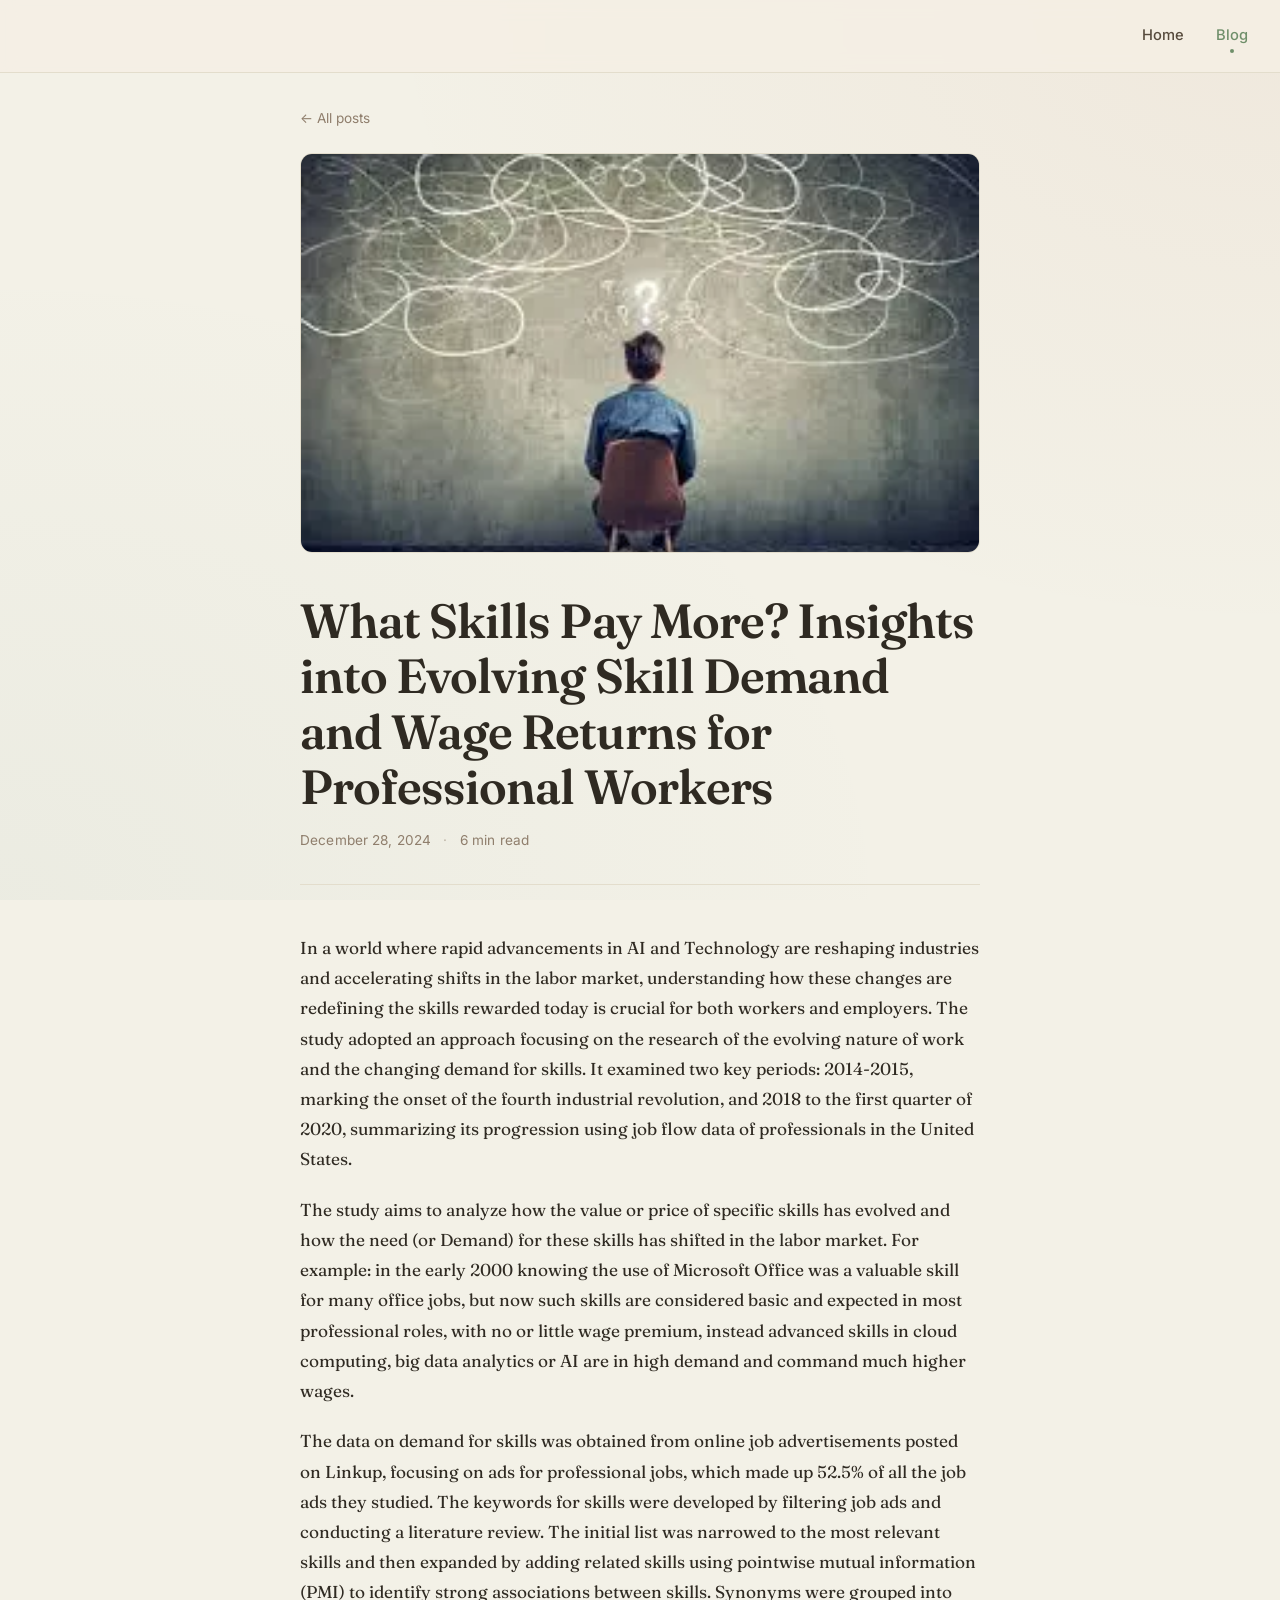
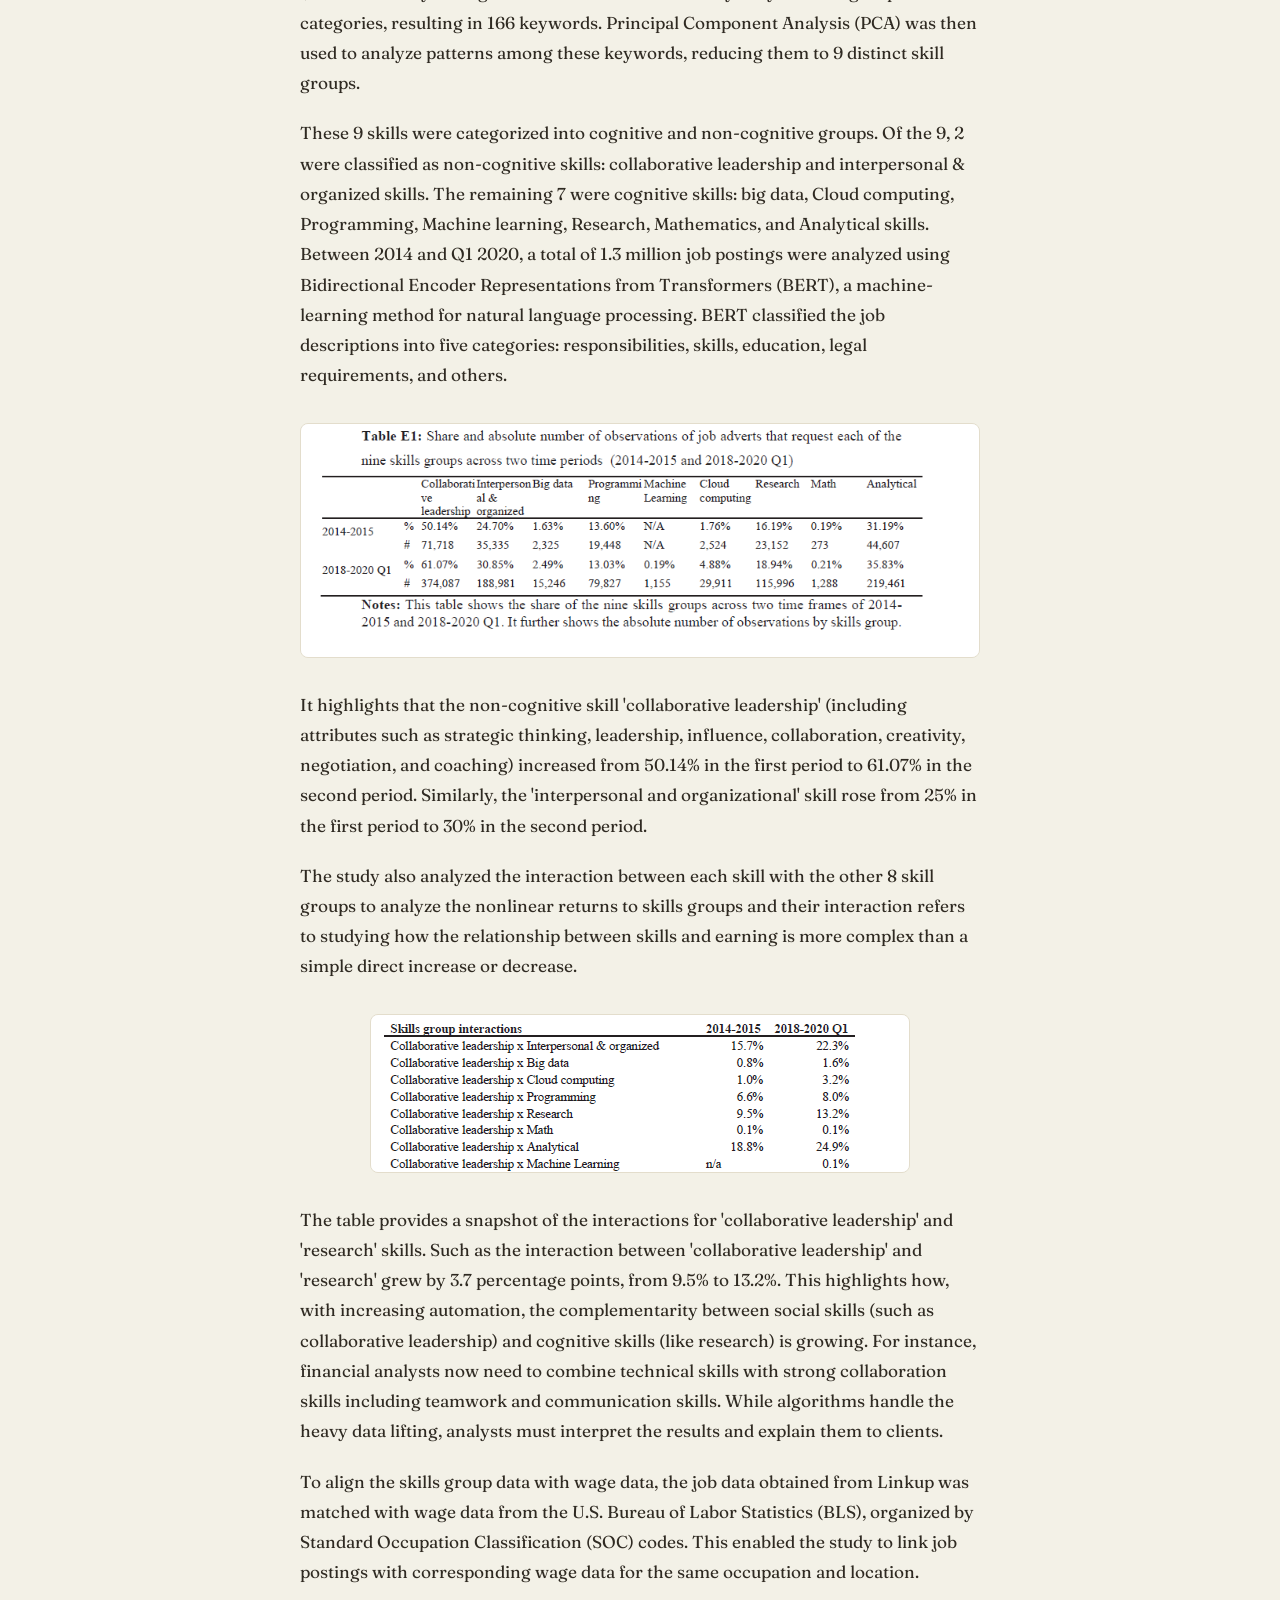
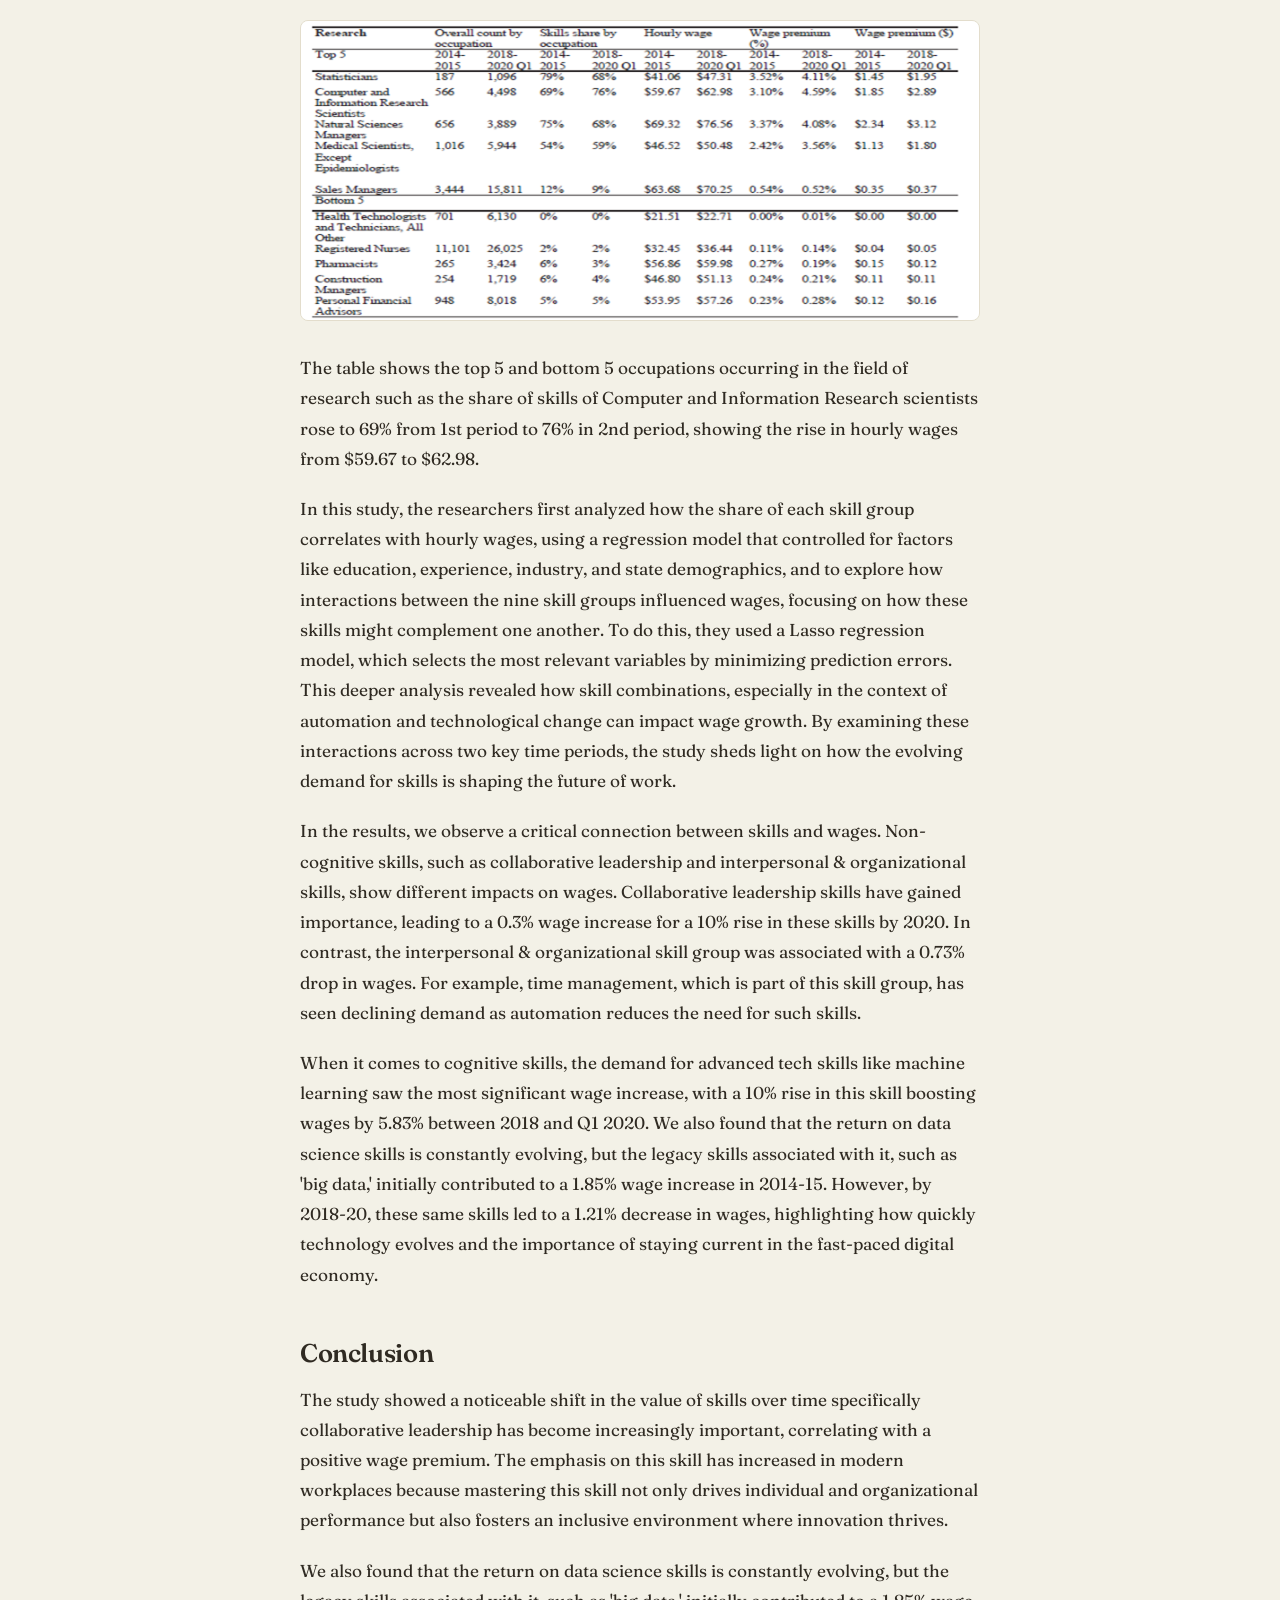
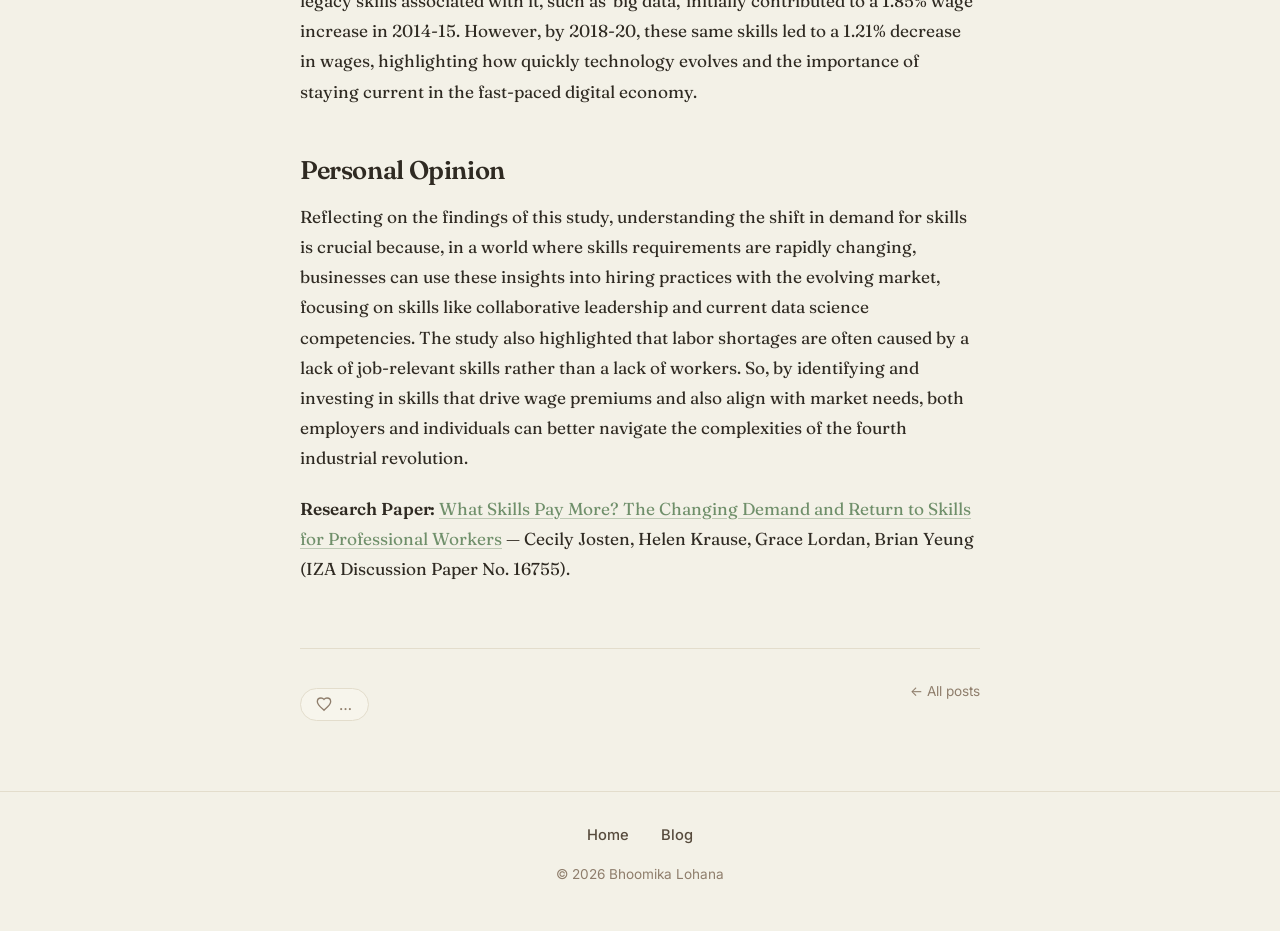
<file: blog/skills-pay-more.html>
<!DOCTYPE html>
<html lang="en">
<head>
  <meta charset="UTF-8" />
  <meta name="viewport" content="width=device-width, initial-scale=1.0" />
  <title>What Skills Pay More? — Bhoomika Lohana</title>
  <link rel="stylesheet" href="../styles.css" />
  <link rel="preconnect" href="https://fonts.googleapis.com">
  <link rel="preconnect" href="https://fonts.gstatic.com" crossorigin>
  <link href="https://fonts.googleapis.com/css2?family=Fraunces:ital,opsz,wght@0,9..144,400;0,9..144,500;0,9..144,600;0,9..144,700;1,9..144,400&family=Inter:wght@400;500;600&display=swap" rel="stylesheet">
</head>
<body>

  <nav class="nav">
    <div class="nav-inner">
      <span class="logo" aria-hidden="true"></span>
      <ul class="nav-links">
        <li><a href="/">Home</a></li>
        <li><a href="/blog.html" class="active">Blog</a></li>
      </ul>
    </div>
  </nav>

  <main class="post-main">
    <article class="post">

      <a href="/blog.html" class="post-back">← All posts</a>

      <figure class="post-cover">
        <img src="images/skills-pay-more/cover.webp" alt="What Skills Pay More? — cover">
      </figure>

      <header class="post-header">
        <h1 class="post-title">What Skills Pay More? Insights into Evolving Skill Demand and Wage Returns for Professional Workers</h1>
        <div class="post-meta">
          <time datetime="2024-12-28">December 28, 2024</time>
          <span class="dot">·</span>
          <span>6 min read</span>
        </div>
      </header>

      <div class="post-body">

        <p>In a world where rapid advancements in AI and Technology are reshaping industries and accelerating shifts in the labor market, understanding how these changes are redefining the skills rewarded today is crucial for both workers and employers. The study adopted an approach focusing on the research of the evolving nature of work and the changing demand for skills. It examined two key periods: 2014-2015, marking the onset of the fourth industrial revolution, and 2018 to the first quarter of 2020, summarizing its progression using job flow data of professionals in the United States.</p>

        <p>The study aims to analyze how the value or price of specific skills has evolved and how the need (or Demand) for these skills has shifted in the labor market. For example: in the early 2000 knowing the use of Microsoft Office was a valuable skill for many office jobs, but now such skills are considered basic and expected in most professional roles, with no or little wage premium, instead advanced skills in cloud computing, big data analytics or AI are in high demand and command much higher wages.</p>

        <p>The data on demand for skills was obtained from online job advertisements posted on Linkup, focusing on ads for professional jobs, which made up 52.5% of all the job ads they studied. The keywords for skills were developed by filtering job ads and conducting a literature review. The initial list was narrowed to the most relevant skills and then expanded by adding related skills using pointwise mutual information (PMI) to identify strong associations between skills. Synonyms were grouped into categories, resulting in 166 keywords. Principal Component Analysis (PCA) was then used to analyze patterns among these keywords, reducing them to 9 distinct skill groups.</p>

        <p>These 9 skills were categorized into cognitive and non-cognitive groups. Of the 9, 2 were classified as non-cognitive skills: collaborative leadership and interpersonal &amp; organized skills. The remaining 7 were cognitive skills: big data, Cloud computing, Programming, Machine learning, Research, Mathematics, and Analytical skills. Between 2014 and Q1 2020, a total of 1.3 million job postings were analyzed using Bidirectional Encoder Representations from Transformers (BERT), a machine-learning method for natural language processing. BERT classified the job descriptions into five categories: responsibilities, skills, education, legal requirements, and others.</p>

        <figure class="post-image">
          <img src="images/skills-pay-more/1.png" alt="Share of non-cognitive skills (collaborative leadership and interpersonal & organizational) across two time periods">
        </figure>

        <p>It highlights that the non-cognitive skill 'collaborative leadership' (including attributes such as strategic thinking, leadership, influence, collaboration, creativity, negotiation, and coaching) increased from 50.14% in the first period to 61.07% in the second period. Similarly, the 'interpersonal and organizational' skill rose from 25% in the first period to 30% in the second period.</p>

        <p>The study also analyzed the interaction between each skill with the other 8 skill groups to analyze the nonlinear returns to skills groups and their interaction refers to studying how the relationship between skills and earning is more complex than a simple direct increase or decrease.</p>

        <figure class="post-image">
          <img src="images/skills-pay-more/2.png" alt="Interactions of 'collaborative leadership' and 'research' skills across the two periods">
        </figure>

        <p>The table provides a snapshot of the interactions for 'collaborative leadership' and 'research' skills. Such as the interaction between 'collaborative leadership' and 'research' grew by 3.7 percentage points, from 9.5% to 13.2%. This highlights how, with increasing automation, the complementarity between social skills (such as collaborative leadership) and cognitive skills (like research) is growing. For instance, financial analysts now need to combine technical skills with strong collaboration skills including teamwork and communication skills. While algorithms handle the heavy data lifting, analysts must interpret the results and explain them to clients.</p>

        <p>To align the skills group data with wage data, the job data obtained from Linkup was matched with wage data from the U.S. Bureau of Labor Statistics (BLS), organized by Standard Occupation Classification (SOC) codes. This enabled the study to link job postings with corresponding wage data for the same occupation and location.</p>

        <figure class="post-image">
          <img src="images/skills-pay-more/3.png" alt="Top 5 and bottom 5 occupations occurring in the field of research, with hourly wages">
        </figure>

        <p>The table shows the top 5 and bottom 5 occupations occurring in the field of research such as the share of skills of Computer and Information Research scientists rose to 69% from 1st period to 76% in 2nd period, showing the rise in hourly wages from $59.67 to $62.98.</p>

        <p>In this study, the researchers first analyzed how the share of each skill group correlates with hourly wages, using a regression model that controlled for factors like education, experience, industry, and state demographics, and to explore how interactions between the nine skill groups influenced wages, focusing on how these skills might complement one another. To do this, they used a Lasso regression model, which selects the most relevant variables by minimizing prediction errors. This deeper analysis revealed how skill combinations, especially in the context of automation and technological change can impact wage growth. By examining these interactions across two key time periods, the study sheds light on how the evolving demand for skills is shaping the future of work.</p>

        <p>In the results, we observe a critical connection between skills and wages. Non-cognitive skills, such as collaborative leadership and interpersonal &amp; organizational skills, show different impacts on wages. Collaborative leadership skills have gained importance, leading to a 0.3% wage increase for a 10% rise in these skills by 2020. In contrast, the interpersonal &amp; organizational skill group was associated with a 0.73% drop in wages. For example, time management, which is part of this skill group, has seen declining demand as automation reduces the need for such skills.</p>

        <p>When it comes to cognitive skills, the demand for advanced tech skills like machine learning saw the most significant wage increase, with a 10% rise in this skill boosting wages by 5.83% between 2018 and Q1 2020. We also found that the return on data science skills is constantly evolving, but the legacy skills associated with it, such as 'big data,' initially contributed to a 1.85% wage increase in 2014-15. However, by 2018-20, these same skills led to a 1.21% decrease in wages, highlighting how quickly technology evolves and the importance of staying current in the fast-paced digital economy.</p>

        <h2>Conclusion</h2>

        <p>The study showed a noticeable shift in the value of skills over time specifically collaborative leadership has become increasingly important, correlating with a positive wage premium. The emphasis on this skill has increased in modern workplaces because mastering this skill not only drives individual and organizational performance but also fosters an inclusive environment where innovation thrives.</p>

        <p>We also found that the return on data science skills is constantly evolving, but the legacy skills associated with it, such as 'big data,' initially contributed to a 1.85% wage increase in 2014-15. However, by 2018-20, these same skills led to a 1.21% decrease in wages, highlighting how quickly technology evolves and the importance of staying current in the fast-paced digital economy.</p>

        <h2>Personal Opinion</h2>

        <p>Reflecting on the findings of this study, understanding the shift in demand for skills is crucial because, in a world where skills requirements are rapidly changing, businesses can use these insights into hiring practices with the evolving market, focusing on skills like collaborative leadership and current data science competencies. The study also highlighted that labor shortages are often caused by a lack of job-relevant skills rather than a lack of workers. So, by identifying and investing in skills that drive wage premiums and also align with market needs, both employers and individuals can better navigate the complexities of the fourth industrial revolution.</p>

        <p><strong>Research Paper:</strong> <a href="https://www.iza.org/publications/dp/16755/what-skills-pay-more-the-changing-demand-and-return-to-skills-for-professional-workers" target="_blank" rel="noopener noreferrer">What Skills Pay More? The Changing Demand and Return to Skills for Professional Workers</a> — Cecily Josten, Helen Krause, Grace Lordan, Brian Yeung (IZA Discussion Paper No. 16755).</p>

      </div>

      <footer class="post-footer">
        <button class="like-btn" data-slug="skills-pay-more" aria-label="Like this post"><svg class="like-icon" viewBox="0 0 24 24" aria-hidden="true"><path d="M12 21.35l-1.45-1.32C5.4 15.36 2 12.28 2 8.5 2 5.42 4.42 3 7.5 3c1.74 0 3.41.81 4.5 2.09C13.09 3.81 14.76 3 16.5 3 19.58 3 22 5.42 22 8.5c0 3.78-3.4 6.86-8.55 11.54L12 21.35z"/></svg> <span class="like-count">&hellip;</span></button>
        <a href="/blog.html" class="post-back">← All posts</a>
      </footer>
    </article>
  </main>

  <footer class="site-footer">
    <ul class="footer-links">
      <li><a href="/">Home</a></li>
      <li><a href="/blog.html">Blog</a></li>
    </ul>
    <p>&copy; <span id="year"></span> Bhoomika Lohana</p>
    <p class="visit-counter"><span id="visit-count">&hellip;</span> visitors</p>
  </footer>

  <script>
    document.getElementById("year").textContent = new Date().getFullYear();
  </script>
  <script src="/script.js" defer></script>
</body>
</html>
</file>
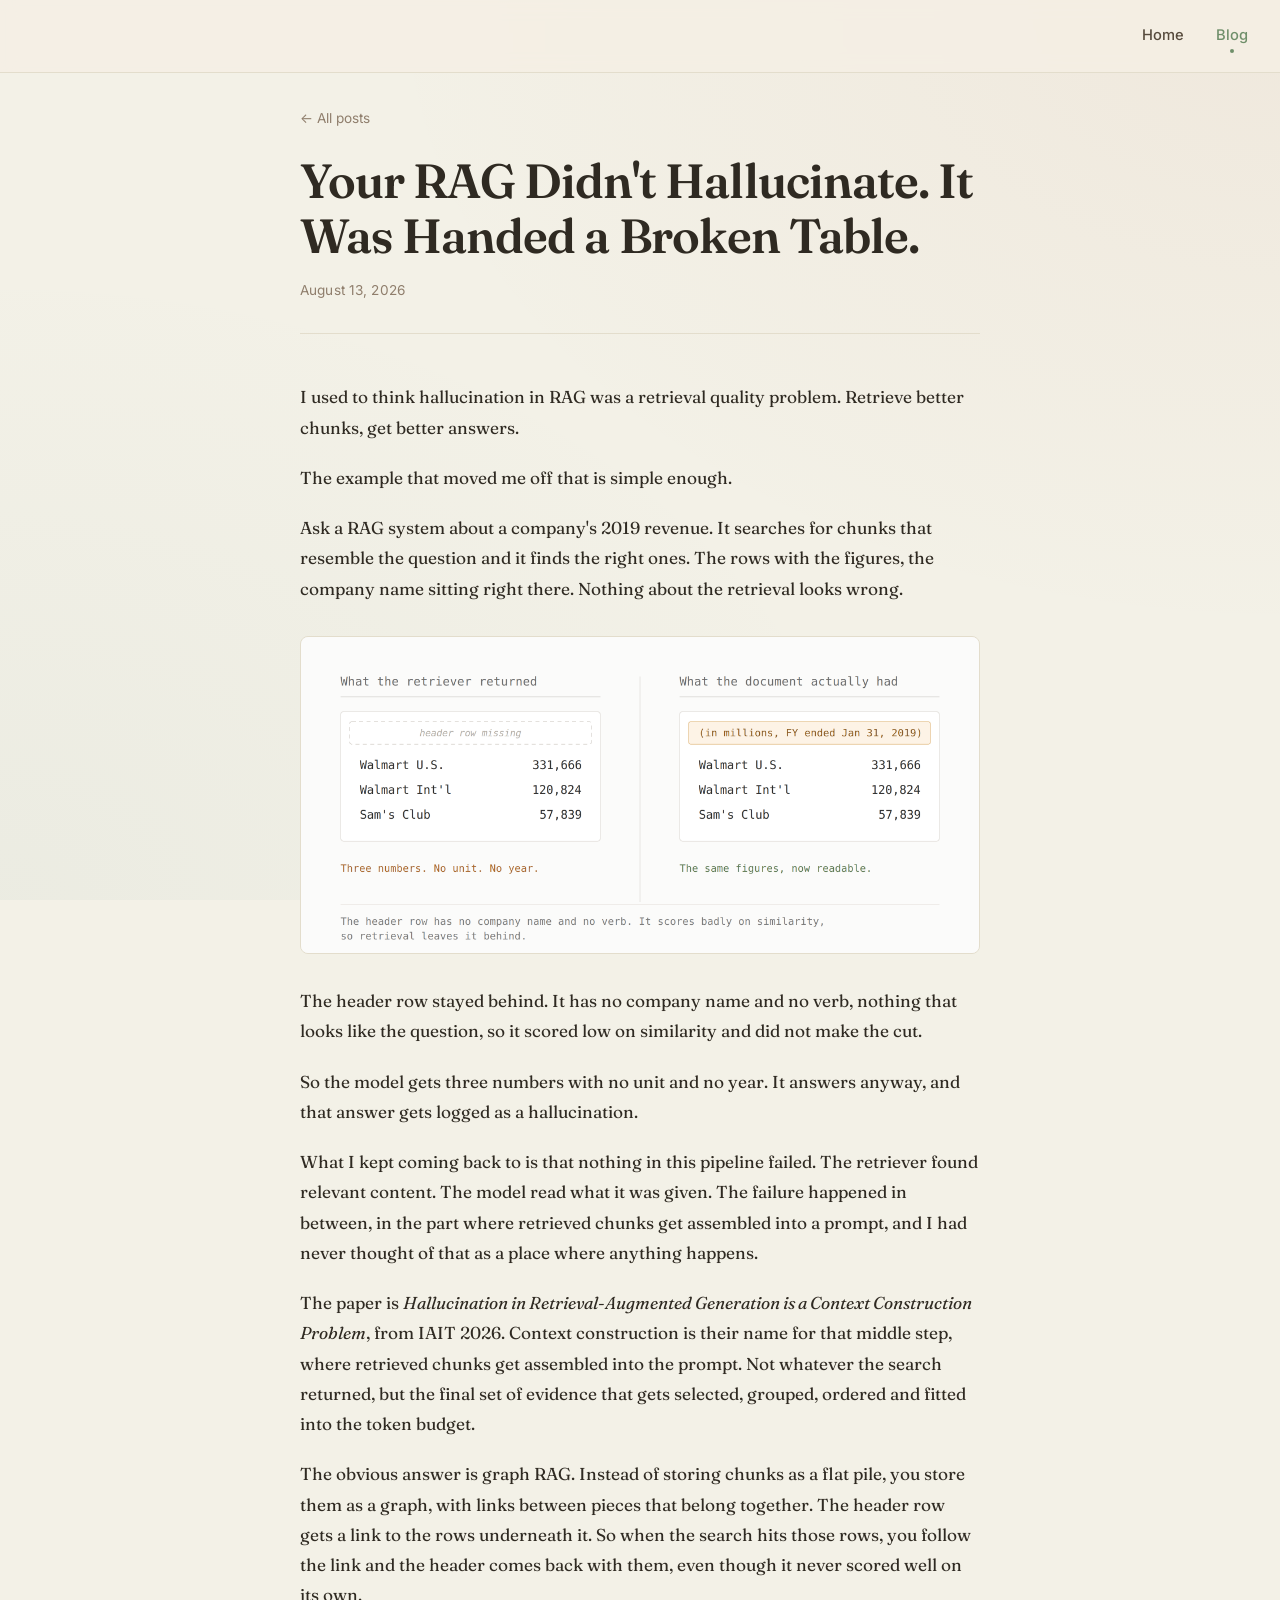
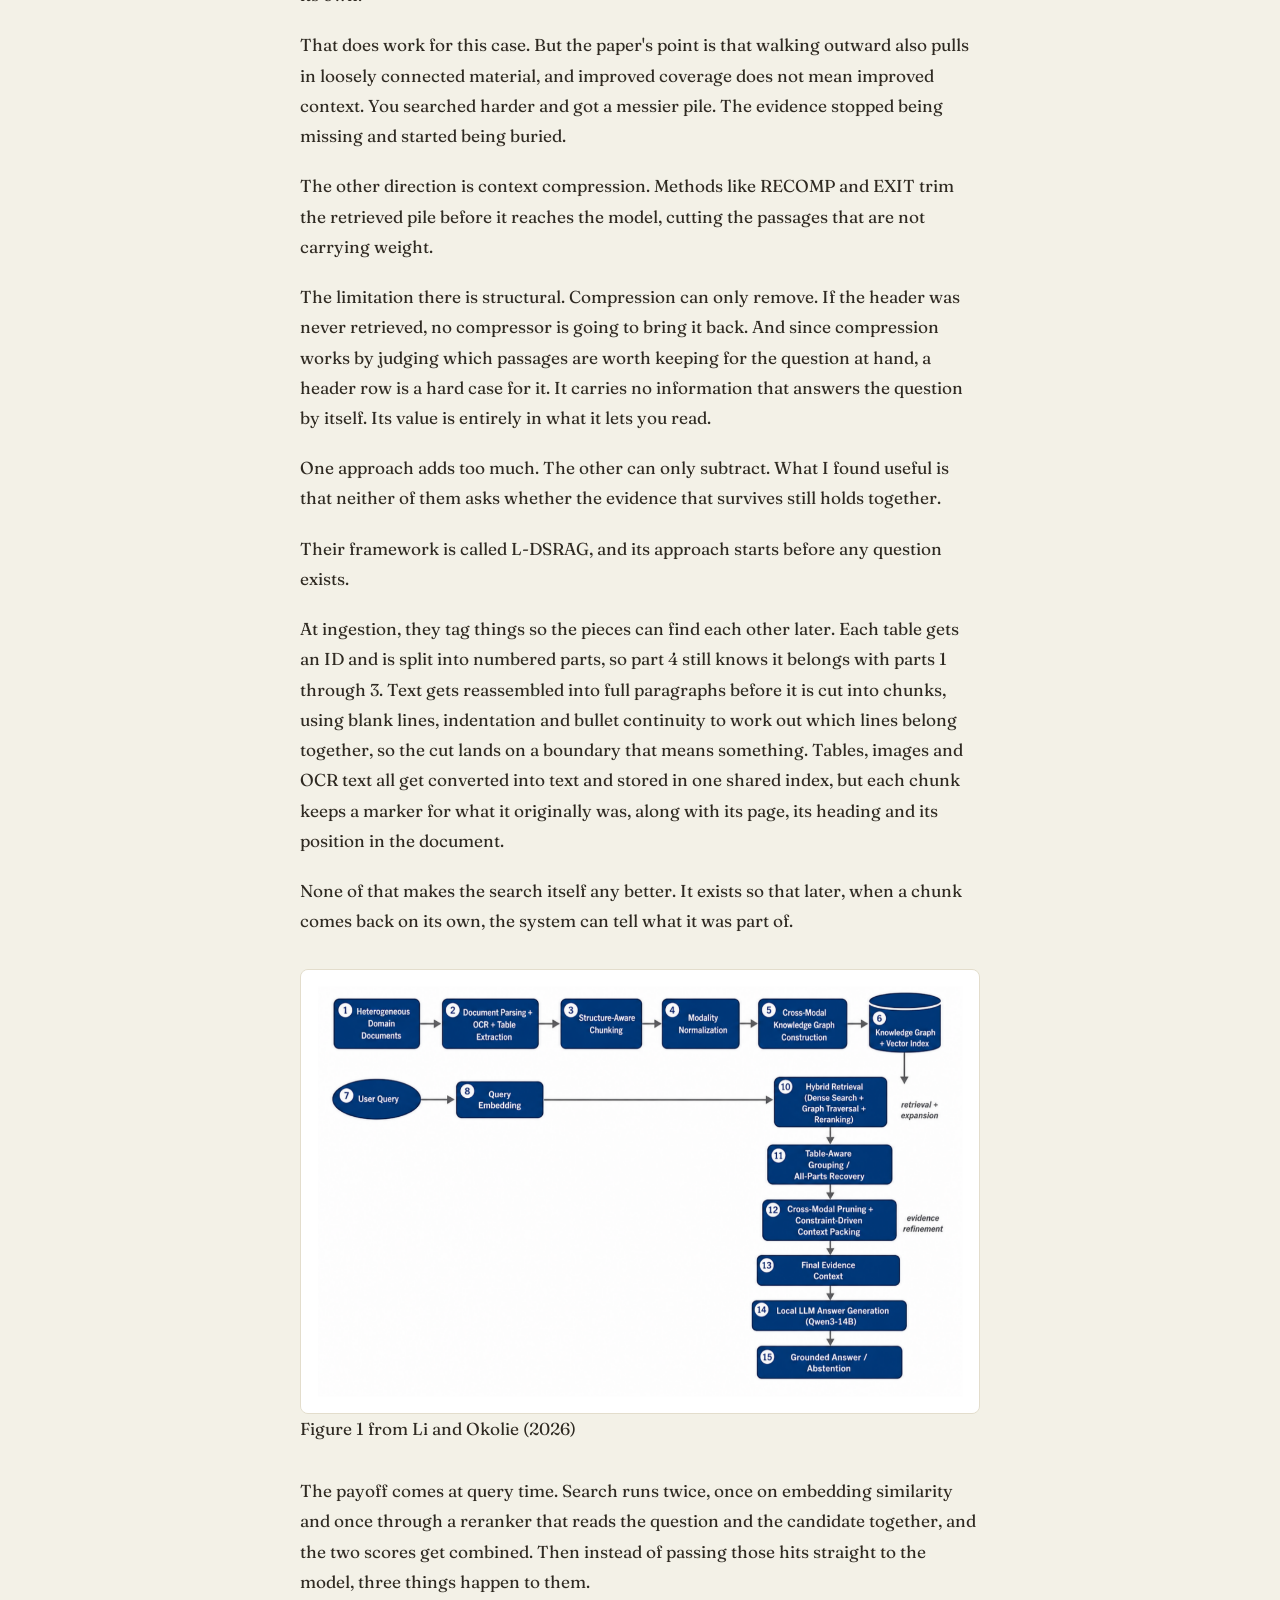
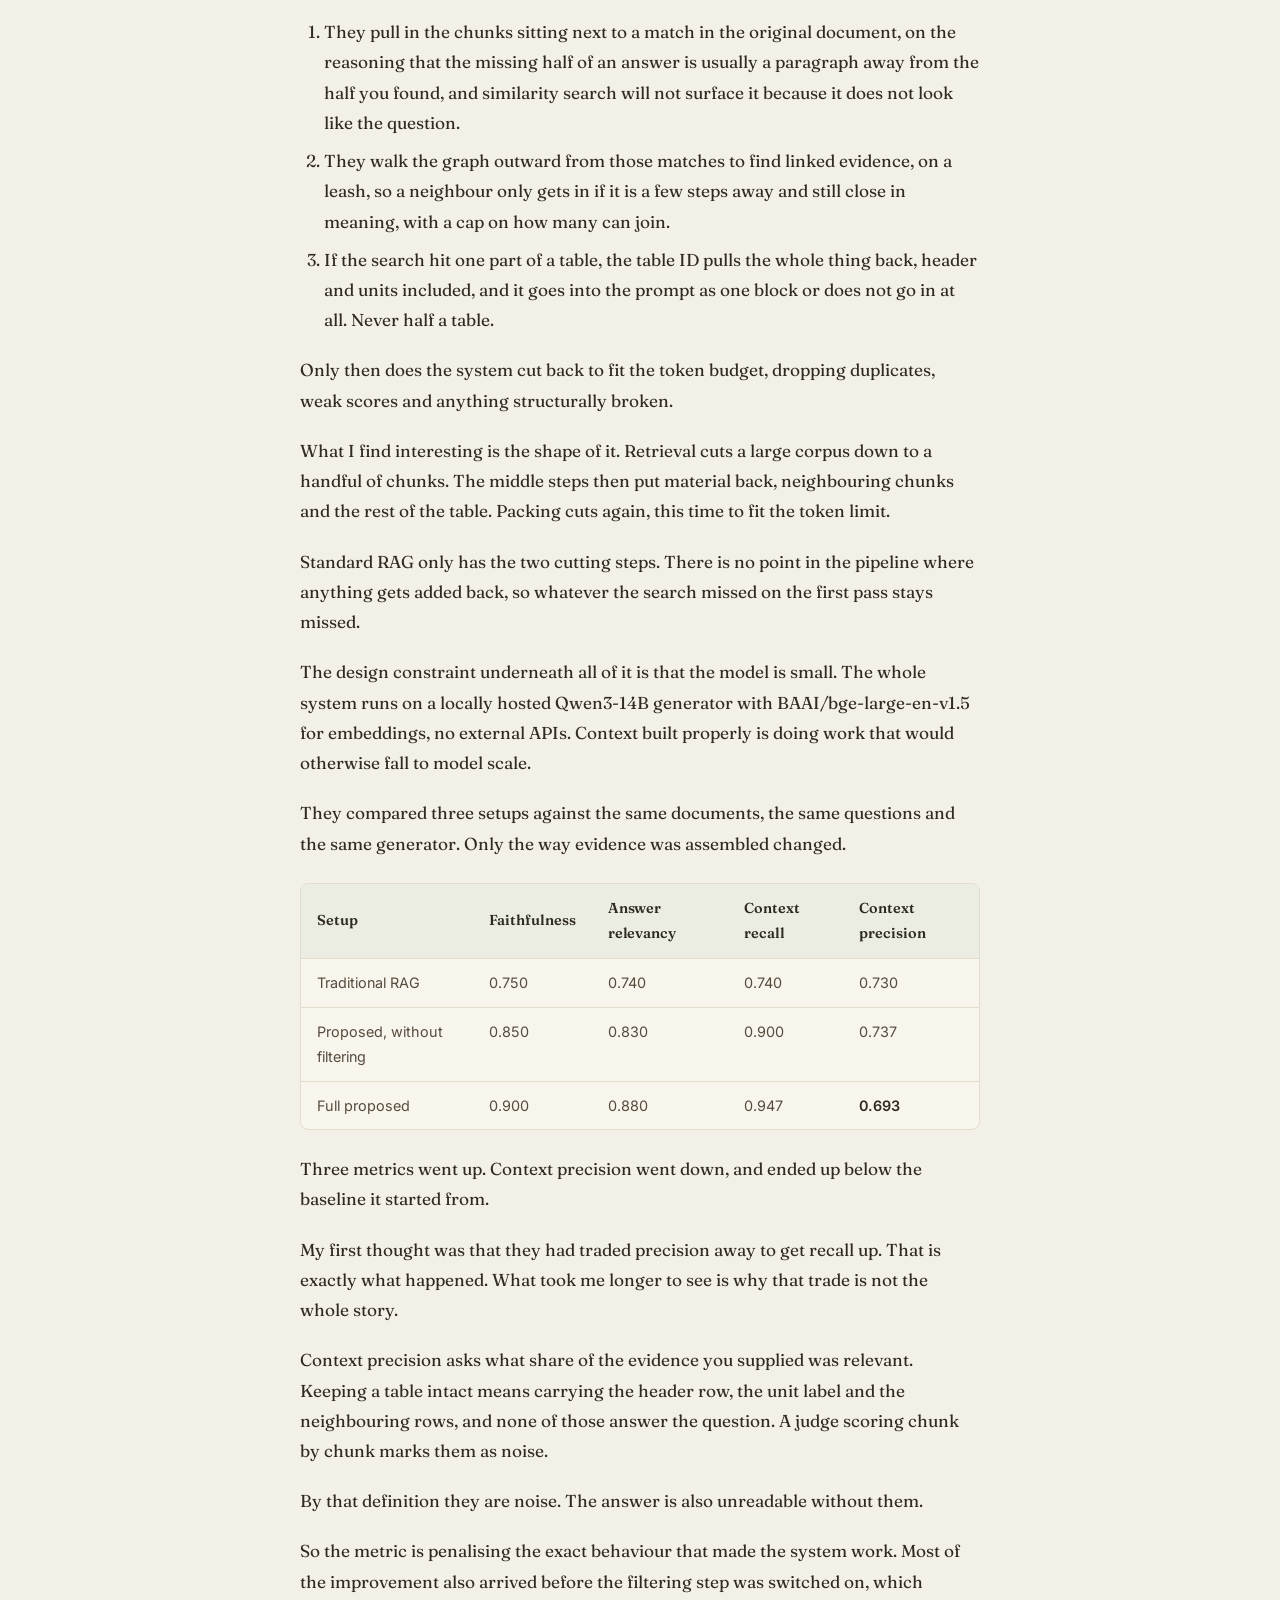
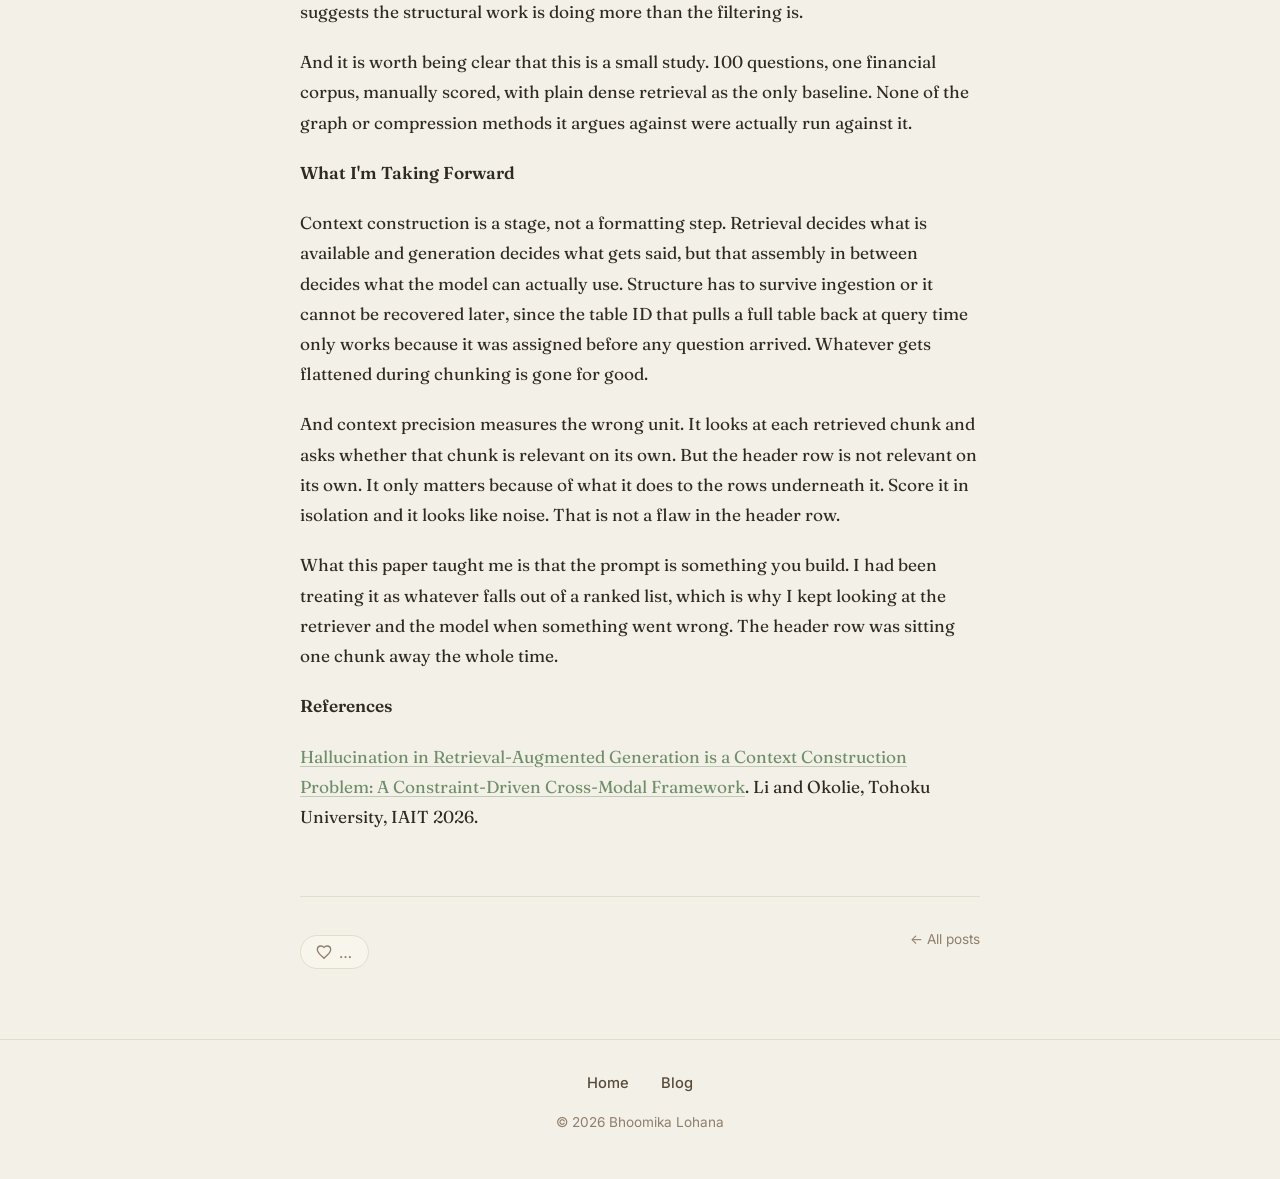
<file: blog/your-rag-didnt-hallucinate.html>
<!DOCTYPE html>
<html lang="en">
<head>
  <meta charset="UTF-8" />
  <meta name="viewport" content="width=device-width, initial-scale=1.0" />
  <title>Your RAG Didn't Hallucinate. It Was Handed a Broken Table. — Bhoomika Lohana</title>
  <meta name="description" content="Retrieval found the right rows. The chunker had already thrown away the header. A look at context construction as the missing stage in RAG, and the L-DSRAG framework built around it.">

  <!-- Open Graph / social preview -->
  <meta property="og:type" content="article">
  <meta property="og:title" content="Your RAG Didn't Hallucinate. It Was Handed a Broken Table.">
  <meta property="og:description" content="Retrieval found the right rows. The chunker had already thrown away the header. A look at context construction as the missing stage in RAG, and the L-DSRAG framework built around it.">
  <meta property="og:image" content="https://bhoomikalohana.github.io/blog/images/your-rag-didnt-hallucinate/broken-table.png">
  <meta property="og:url" content="https://bhoomikalohana.github.io/blog/your-rag-didnt-hallucinate.html">
  <meta name="twitter:card" content="summary_large_image">
  <meta name="twitter:title" content="Your RAG Didn't Hallucinate. It Was Handed a Broken Table.">
  <meta name="twitter:description" content="Retrieval found the right rows. The chunker had already thrown away the header. A look at context construction as the missing stage in RAG, and the L-DSRAG framework built around it.">
  <meta name="twitter:image" content="https://bhoomikalohana.github.io/blog/images/your-rag-didnt-hallucinate/broken-table.png">

  <link rel="stylesheet" href="../styles.css" />
  <link rel="preconnect" href="https://fonts.googleapis.com">
  <link rel="preconnect" href="https://fonts.gstatic.com" crossorigin>
  <link href="https://fonts.googleapis.com/css2?family=Fraunces:ital,opsz,wght@0,9..144,400;0,9..144,500;0,9..144,600;0,9..144,700;1,9..144,400&family=Inter:wght@400;500;600&display=swap" rel="stylesheet">
</head>
<body>

  <nav class="nav">
    <div class="nav-inner">
      <span class="logo" aria-hidden="true"></span>
      <ul class="nav-links">
        <li><a href="/">Home</a></li>
        <li><a href="/blog.html" class="active">Blog</a></li>
      </ul>
    </div>
  </nav>

  <main class="post-main">
    <article class="post">

      <a href="/blog.html" class="post-back">← All posts</a>

      <header class="post-header">
        <h1 class="post-title">Your RAG Didn't Hallucinate. It Was Handed a Broken Table.</h1>
        <div class="post-meta">
          <time datetime="2026-08-13">August 13, 2026</time>
        </div>
      </header>

      <div class="post-body">

        <p>I used to think hallucination in RAG was a retrieval quality problem. Retrieve better chunks, get better answers.</p>

        <p>The example that moved me off that is simple enough.</p>

        <p>Ask a RAG system about a company's 2019 revenue. It searches for chunks that resemble the question and it finds the right ones. The rows with the figures, the company name sitting right there. Nothing about the retrieval looks wrong.</p>

        <figure class="post-image">
          <img src="images/your-rag-didnt-hallucinate/broken-table.png" alt="Two panels side by side. On the left, what the retriever returned: three revenue figures for Walmart U.S., Walmart International and Sam's Club, with an empty dashed box where the header row should be. On the right, what the document actually had: the same three figures under a highlighted header reading &quot;in millions, FY ended Jan 31, 2019&quot;.">
        </figure>

        <p>The header row stayed behind. It has no company name and no verb, nothing that looks like the question, so it scored low on similarity and did not make the cut.</p>

        <p>So the model gets three numbers with no unit and no year. It answers anyway, and that answer gets logged as a hallucination.</p>

        <p>What I kept coming back to is that nothing in this pipeline failed. The retriever found relevant content. The model read what it was given. The failure happened in between, in the part where retrieved chunks get assembled into a prompt, and I had never thought of that as a place where anything happens.</p>

        <p>The paper is <em>Hallucination in Retrieval-Augmented Generation is a Context Construction Problem</em>, from IAIT 2026. Context construction is their name for that middle step, where retrieved chunks get assembled into the prompt. Not whatever the search returned, but the final set of evidence that gets selected, grouped, ordered and fitted into the token budget.</p>

        <p>The obvious answer is graph RAG. Instead of storing chunks as a flat pile, you store them as a graph, with links between pieces that belong together. The header row gets a link to the rows underneath it. So when the search hits those rows, you follow the link and the header comes back with them, even though it never scored well on its own.</p>

        <p>That does work for this case. But the paper's point is that walking outward also pulls in loosely connected material, and improved coverage does not mean improved context. You searched harder and got a messier pile. The evidence stopped being missing and started being buried.</p>

        <p>The other direction is context compression. Methods like RECOMP and EXIT trim the retrieved pile before it reaches the model, cutting the passages that are not carrying weight.</p>

        <p>The limitation there is structural. Compression can only remove. If the header was never retrieved, no compressor is going to bring it back. And since compression works by judging which passages are worth keeping for the question at hand, a header row is a hard case for it. It carries no information that answers the question by itself. Its value is entirely in what it lets you read.</p>

        <p>One approach adds too much. The other can only subtract. What I found useful is that neither of them asks whether the evidence that survives still holds together.</p>

        <p>Their framework is called L-DSRAG, and its approach starts before any question exists.</p>

        <p>At ingestion, they tag things so the pieces can find each other later. Each table gets an ID and is split into numbered parts, so part 4 still knows it belongs with parts 1 through 3. Text gets reassembled into full paragraphs before it is cut into chunks, using blank lines, indentation and bullet continuity to work out which lines belong together, so the cut lands on a boundary that means something. Tables, images and OCR text all get converted into text and stored in one shared index, but each chunk keeps a marker for what it originally was, along with its page, its heading and its position in the document.</p>

        <p>None of that makes the search itself any better. It exists so that later, when a chunk comes back on its own, the system can tell what it was part of.</p>

        <figure class="post-image">
          <img src="images/your-rag-didnt-hallucinate/ldsrag-figure1.png" alt="The L-DSRAG pipeline. The top row runs at ingestion: heterogeneous documents, parsing with OCR and table extraction, structure-aware chunking, modality normalization, cross-modal knowledge graph construction, and the combined knowledge graph and vector index. The lower flow runs at query time: user query, query embedding, hybrid retrieval combining dense search with graph traversal and reranking, table-aware grouping and all-parts recovery, cross-modal pruning with constraint-driven context packing, the final evidence context, local LLM answer generation with Qwen3-14B, and a grounded answer or abstention.">
          <figcaption>Figure 1 from Li and Okolie (2026)</figcaption>
        </figure>

        <p>The payoff comes at query time. Search runs twice, once on embedding similarity and once through a reranker that reads the question and the candidate together, and the two scores get combined. Then instead of passing those hits straight to the model, three things happen to them.</p>

        <ol>
          <li>They pull in the chunks sitting next to a match in the original document, on the reasoning that the missing half of an answer is usually a paragraph away from the half you found, and similarity search will not surface it because it does not look like the question.</li>
          <li>They walk the graph outward from those matches to find linked evidence, on a leash, so a neighbour only gets in if it is a few steps away and still close in meaning, with a cap on how many can join.</li>
          <li>If the search hit one part of a table, the table ID pulls the whole thing back, header and units included, and it goes into the prompt as one block or does not go in at all. Never half a table.</li>
        </ol>

        <p>Only then does the system cut back to fit the token budget, dropping duplicates, weak scores and anything structurally broken.</p>

        <p>What I find interesting is the shape of it. Retrieval cuts a large corpus down to a handful of chunks. The middle steps then put material back, neighbouring chunks and the rest of the table. Packing cuts again, this time to fit the token limit.</p>

        <p>Standard RAG only has the two cutting steps. There is no point in the pipeline where anything gets added back, so whatever the search missed on the first pass stays missed.</p>

        <p>The design constraint underneath all of it is that the model is small. The whole system runs on a locally hosted Qwen3-14B generator with BAAI/bge-large-en-v1.5 for embeddings, no external APIs. Context built properly is doing work that would otherwise fall to model scale.</p>

        <p>They compared three setups against the same documents, the same questions and the same generator. Only the way evidence was assembled changed.</p>

        <div class="post-table-wrap">
        <table class="post-table">
          <thead>
            <tr>
              <th>Setup</th>
              <th>Faithfulness</th>
              <th>Answer relevancy</th>
              <th>Context recall</th>
              <th>Context precision</th>
            </tr>
          </thead>
          <tbody>
            <tr>
              <td>Traditional RAG</td>
              <td>0.750</td>
              <td>0.740</td>
              <td>0.740</td>
              <td>0.730</td>
            </tr>
            <tr>
              <td>Proposed, without filtering</td>
              <td>0.850</td>
              <td>0.830</td>
              <td>0.900</td>
              <td>0.737</td>
            </tr>
            <tr>
              <td>Full proposed</td>
              <td>0.900</td>
              <td>0.880</td>
              <td>0.947</td>
              <td><strong>0.693</strong></td>
            </tr>
          </tbody>
        </table>
        </div>

        <p>Three metrics went up. Context precision went down, and ended up below the baseline it started from.</p>

        <p>My first thought was that they had traded precision away to get recall up. That is exactly what happened. What took me longer to see is why that trade is not the whole story.</p>

        <p>Context precision asks what share of the evidence you supplied was relevant. Keeping a table intact means carrying the header row, the unit label and the neighbouring rows, and none of those answer the question. A judge scoring chunk by chunk marks them as noise.</p>

        <p>By that definition they are noise. The answer is also unreadable without them.</p>

        <p>So the metric is penalising the exact behaviour that made the system work. Most of the improvement also arrived before the filtering step was switched on, which suggests the structural work is doing more than the filtering is.</p>

        <p>And it is worth being clear that this is a small study. 100 questions, one financial corpus, manually scored, with plain dense retrieval as the only baseline. None of the graph or compression methods it argues against were actually run against it.</p>

        <p><strong>What I'm Taking Forward</strong></p>

        <p>Context construction is a stage, not a formatting step. Retrieval decides what is available and generation decides what gets said, but that assembly in between decides what the model can actually use. Structure has to survive ingestion or it cannot be recovered later, since the table ID that pulls a full table back at query time only works because it was assigned before any question arrived. Whatever gets flattened during chunking is gone for good.</p>

        <p>And context precision measures the wrong unit. It looks at each retrieved chunk and asks whether that chunk is relevant on its own. But the header row is not relevant on its own. It only matters because of what it does to the rows underneath it. Score it in isolation and it looks like noise. That is not a flaw in the header row.</p>

        <p>What this paper taught me is that the prompt is something you build. I had been treating it as whatever falls out of a ranked list, which is why I kept looking at the retriever and the model when something went wrong. The header row was sitting one chunk away the whole time.</p>

        <p><strong>References</strong></p>

        <p><a href="https://dl.acm.org/doi/10.1145/3816713.3819507" target="_blank" rel="noopener noreferrer">Hallucination in Retrieval-Augmented Generation is a Context Construction Problem: A Constraint-Driven Cross-Modal Framework</a>. Li and Okolie, Tohoku University, IAIT 2026.</p>

      </div>

      <footer class="post-footer">
        <button class="like-btn" data-slug="your-rag-didnt-hallucinate" aria-label="Like this post"><svg class="like-icon" viewBox="0 0 24 24" aria-hidden="true"><path d="M12 21.35l-1.45-1.32C5.4 15.36 2 12.28 2 8.5 2 5.42 4.42 3 7.5 3c1.74 0 3.41.81 4.5 2.09C13.09 3.81 14.76 3 16.5 3 19.58 3 22 5.42 22 8.5c0 3.78-3.4 6.86-8.55 11.54L12 21.35z"/></svg> <span class="like-count">&hellip;</span></button>
        <a href="/blog.html" class="post-back">← All posts</a>
      </footer>
    </article>
  </main>

  <footer class="site-footer">
    <ul class="footer-links">
      <li><a href="/">Home</a></li>
      <li><a href="/blog.html">Blog</a></li>
    </ul>
    <p>&copy; <span id="year"></span> Bhoomika Lohana</p>
    <p class="visit-counter"><span id="visit-count">&hellip;</span> visitors</p>
  </footer>

  <script>
    document.getElementById("year").textContent = new Date().getFullYear();
  </script>
  <script src="/script.js" defer></script>
</body>
</html>
</file>
<file: styles.css>
:root {
  /* Sage & cream palette */
  --cream:       #f3f1e7;
  --cream-deep:  #e9e5d8;
  --cream-card:  #f7f5ec;
  --ink:         #2f2a22;
  --ink-soft:    #574b3d;
  --ink-faint:   #8f7e6c;
  --line:        #e3ddcc;
  --terracotta:  #6f8f6a;   /* primary accent — sage */
  --terracotta-soft: #aac2a3;
  --teal:        #5d8680;
  --gold:        #9a7a44;
  --deep:        #1f1c16;

  --cube-blue:   #2c6e8a; /* used in post-body mark highlight */

--serif: "Fraunces", Georgia, serif;
  --sans:  "Inter", -apple-system, BlinkMacSystemFont, sans-serif;
}

* { box-sizing: border-box; }

html, body {
  margin: 0;
  padding: 0;
  background: var(--cream);
  color: var(--ink);
  font-family: var(--sans);
  font-size: 16px;
  line-height: 1.6;
  -webkit-font-smoothing: antialiased;
  overflow-x: hidden;
}

body {
  background-image:
    radial-gradient(ellipse at top right, rgba(181, 90, 54, 0.06), transparent 50%),
    radial-gradient(ellipse at bottom left, rgba(93, 134, 128, 0.05), transparent 50%);
  background-attachment: fixed;
}

a { color: inherit; text-decoration: none; }

/* ─── Nav ────────────────────────────────────────────── */
.nav {
  padding: 1.5rem 2rem;
  border-bottom: 1px solid var(--line);
  background: rgba(245, 239, 228, 0.85);
  backdrop-filter: blur(8px);
  position: sticky; top: 0; z-index: 50;
}
.nav-inner {
  max-width: 1240px;
  margin: 0 auto;
  display: flex;
  align-items: center;
  justify-content: space-between;
  gap: 2rem;
}
.logo {
  font-family: var(--serif);
  font-size: 1.2rem;
  font-weight: 500;
  font-style: italic;
  letter-spacing: -0.01em;
  color: var(--ink);
}
.nav-links {
  display: flex;
  gap: 2rem;
  list-style: none;
  margin: 0; padding: 0;
  font-size: 0.92rem;
  font-weight: 500;
}
.nav-links a {
  color: var(--ink-soft);
  padding: 0.3rem 0;
  position: relative;
  transition: color 0.2s;
}
.nav-links a:hover { color: var(--ink); }
.nav-links a.active { color: var(--terracotta); }
.nav-links a.active::after {
  content: "";
  position: absolute;
  left: 50%; bottom: -4px;
  width: 4px; height: 4px;
  background: var(--terracotta);
  border-radius: 50%;
  transform: translateX(-50%);
}
.nav-actions {
  display: flex;
  align-items: center;
  gap: 0.75rem;
}
.icon-btn {
  background: none; border: none;
  width: 36px; height: 36px;
  border-radius: 50%;
  cursor: pointer;
  font-size: 0.9rem;
  color: var(--ink-soft);
  transition: background 0.2s;
}
.icon-btn:hover { background: var(--cream-deep); }
.subscribe-btn {
  font-family: var(--sans);
  font-size: 0.85rem;
  font-weight: 500;
  background: var(--deep);
  color: var(--cream);
  border: none;
  padding: 0.55rem 1.1rem;
  border-radius: 999px;
  cursor: pointer;
  transition: background 0.2s;
}
.subscribe-btn:hover { background: #3a2d22; }

/* ─── Hero ───────────────────────────────────────────── */
.hero {
  max-width: 860px;
  margin: 0 auto;
  padding: 4rem 2rem 5rem;
}

.eyebrow {
  font-family: var(--sans);
  font-size: 1rem;
  letter-spacing: 0.02em;
  color: var(--ink);
  font-weight: 700;
  margin: 0 0 1.5rem;
}

.hero h1 {
  font-family: var(--serif);
  font-weight: 500;
  font-size: clamp(2.2rem, 4.5vw, 3.4rem);
  line-height: 1.1;
  letter-spacing: -0.02em;
  margin: 0 0 2.5rem;
  color: var(--ink);
  max-width: 18ch;
}

.hero h1 em {
  font-style: italic;
  font-weight: 400;
  color: var(--terracotta);
}

.simple-section { margin-top: 2rem; }

.section-view-all {
  font-family: var(--sans);
  font-size: 0.82rem;
  font-weight: 500;
  color: var(--terracotta);
  float: right;
  margin-top: 0.15rem;
  transition: opacity 0.2s;
}
.section-view-all:hover { opacity: 0.75; }

.simple-section h2 {
  font-family: var(--serif);
  font-size: 1.25rem;
  font-weight: 500;
  margin: 0 0 0.5rem;
  padding-bottom: 0.3rem;
  border-bottom: 1px solid var(--line);
  letter-spacing: -0.01em;
}

.simple-section p {
  color: var(--ink-soft);
  margin: 0.5rem 0;
}

.simple-section strong {
  color: var(--ink);
  font-weight: 600;
}

.simple-section ul {
  padding-left: 1.2rem;
  margin: 0.5rem 0;
}

.simple-section li { margin: 0.3rem 0; }

.simple-section a {
  color: var(--terracotta);
  text-decoration: none;
}
.simple-section a:hover { text-decoration: underline; }

/* ─── Creative link buttons ──────────────────────────── */
.link-buttons {
  display: grid;
  grid-template-columns: repeat(4, 1fr);
  gap: 0.55rem;
  margin-top: 0.9rem;
}

.link-btn {
  --accent-color: var(--terracotta);
  position: relative;
  display: flex;
  align-items: center;
  gap: 0.6rem;
  padding: 0.6rem 0.75rem;
  background: var(--cream-card);
  border: 1px solid var(--line);
  border-radius: 10px;
  color: var(--ink) !important;
  text-decoration: none !important;
  overflow: hidden;
  transition: transform 0.25s ease, box-shadow 0.25s ease, border-color 0.25s ease;
}

/* Woven thread accent — slides across on hover */
.link-btn::before {
  content: "";
  position: absolute;
  left: 0; top: 0; bottom: 0;
  width: 3px;
  background: var(--accent-color);
  transition: width 0.4s cubic-bezier(0.4, 0, 0.2, 1), opacity 0.4s ease;
  opacity: 1;
}
.link-btn:hover {
  transform: translateY(-2px);
  box-shadow: 0 12px 28px rgba(45, 36, 28, 0.10);
}

/* Per-platform accent colors */
.link-btn.github   { --accent-color: #2d241c; }
.link-btn.linkedin { --accent-color: var(--teal); }
.link-btn.twitter  { --accent-color: var(--terracotta); }
.link-btn.email    { --accent-color: var(--gold); }
.link-btn.resume   { --accent-color: #5d7a3a; }

.link-icon {
  width: 30px;
  height: 30px;
  flex-shrink: 0;
  display: flex;
  align-items: center;
  justify-content: center;
  border-radius: 8px;
  background: color-mix(in srgb, var(--accent-color) 12%, transparent);
  color: var(--accent-color);
  position: relative;
  z-index: 1;
  transition: background 0.25s ease, transform 0.25s ease;
}


.link-icon svg {
  width: 15px;
  height: 15px;
}

.link-text {
  display: flex;
  flex-direction: column;
  flex: 1;
  min-width: 0;
  position: relative;
  z-index: 1;
}

.link-label {
  font-family: var(--serif);
  font-size: 0.9rem;
  font-weight: 500;
  color: var(--ink);
  line-height: 1.2;
}

.link-handle {
  font-family: var(--sans);
  font-size: 0.68rem;
  color: var(--ink-faint);
  margin-top: 0.1rem;
  overflow: hidden;
  text-overflow: ellipsis;
  white-space: nowrap;
}

.link-arrow {
  font-size: 0.9rem;
  color: var(--ink-faint);
  opacity: 0.6;
  transition: transform 0.25s ease, color 0.25s ease, opacity 0.25s ease;
  position: relative;
  z-index: 1;
}


@media (max-width: 900px) {
  .link-buttons { grid-template-columns: repeat(2, 1fr); }
}
@media (max-width: 480px) {
  .link-buttons { grid-template-columns: 1fr; }
}

/* ─── Content sections below hero ────────────────────── */
.content-section {
  padding: 2rem 2rem 4rem;
}
.content-inner {
  max-width: 760px;
  margin: 0 auto;
}
.content-heading {
  font-family: var(--serif);
  font-size: 1.25rem;
  font-weight: 500;
  margin: 0 0 1rem;
  padding-bottom: 0.3rem;
  border-bottom: 1px solid var(--line);
  letter-spacing: -0.01em;
}

/* ─── Research list (button style) ───────────────────── */
.research-list {
  display: flex;
  flex-direction: column;
  gap: 0.55rem;
  margin-top: 0.9rem;
}

.research-btn {
  --accent-color: var(--terracotta);
  position: relative;
  display: flex;
  align-items: flex-start;
  gap: 0.75rem;
  padding: 0.85rem 1rem;
  background: var(--cream-card);
  border: 1px solid var(--line);
  border-radius: 10px;
  color: var(--ink) !important;
  text-decoration: none !important;
  overflow: hidden;
  transition: transform 0.25s ease, box-shadow 0.25s ease, border-color 0.25s ease;
}

.research-btn::before {
  content: "";
  position: absolute;
  left: 0; top: 0; bottom: 0;
  width: 3px;
  background: var(--accent-color);
  transition: width 0.4s cubic-bezier(0.4, 0, 0.2, 1), opacity 0.4s ease;
  opacity: 1;
}
.research-btn:hover {
  transform: translateY(-2px);
  box-shadow: 0 12px 28px rgba(45, 36, 28, 0.10);
}

.research-btn.arxiv   { --accent-color: var(--terracotta); }
.research-btn.patent  { --accent-color: var(--terracotta); }
.research-btn.dataset { --accent-color: var(--terracotta); }

.research-btn .research-icon {
  width: 32px;
  height: 32px;
  flex-shrink: 0;
  display: flex;
  align-items: center;
  justify-content: center;
  border-radius: 8px;
  background: color-mix(in srgb, var(--accent-color) 12%, transparent);
  color: var(--accent-color);
  position: relative;
  z-index: 1;
  transition: background 0.25s ease, color 0.25s ease, transform 0.25s ease;
  margin-top: 2px;
}


.research-btn .research-icon svg {
  width: 16px;
  height: 16px;
}

.research-btn .research-text {
  display: flex;
  flex-direction: column;
  flex: 1;
  min-width: 0;
  position: relative;
  z-index: 1;
}

.research-btn .research-label {
  font-family: var(--serif);
  font-size: 0.98rem;
  font-weight: 500;
  color: var(--ink);
  line-height: 1.35;
  margin-bottom: 0.4rem;
  letter-spacing: -0.005em;
}

.research-btn .research-meta {
  display: flex;
  align-items: center;
  gap: 0.55rem;
  flex-wrap: wrap;
}

.research-btn .research-tag {
  font-family: ui-monospace, SFMono-Regular, Menlo, monospace;
  font-size: 0.68rem;
  font-weight: 500;
  padding: 0.12rem 0.45rem;
  border-radius: 4px;
  letter-spacing: 0.02em;
  color: var(--accent-color);
  background: color-mix(in srgb, var(--accent-color) 10%, transparent);
  border: 1px solid color-mix(in srgb, var(--accent-color) 35%, transparent);
}

.research-btn .research-venue {
  font-family: var(--sans);
  font-size: 0.75rem;
  color: var(--ink-faint);
}

.research-btn .research-arrow {
  font-size: 0.95rem;
  color: var(--ink-faint);
  opacity: 0.6;
  transition: transform 0.25s ease, color 0.25s ease, opacity 0.25s ease;
  position: relative;
  z-index: 1;
  margin-top: 2px;
  flex-shrink: 0;
}


@media (max-width: 600px) {
  .content-section { padding: 1.5rem 1.25rem 3rem; }
}

/* ─── Blog listing page ──────────────────────────────── */
.blog-main {
  max-width: 760px;
  margin: 0 auto;
  padding: 3rem 2rem 5rem;
}

.blog-header {
  margin-bottom: 3rem;
  padding-bottom: 2rem;
  border-bottom: 1px solid var(--line);
}

.eyebrow-small {
  font-family: var(--sans);
  font-size: 0.8rem;
  letter-spacing: 0.18em;
  text-transform: uppercase;
  color: var(--ink-faint);
  font-weight: 600;
  margin: 0 0 1rem;
}

.blog-title {
  font-family: var(--serif);
  font-weight: 600;
  font-size: clamp(2.2rem, 4.5vw, 3.2rem);
  line-height: 1.1;
  letter-spacing: -0.02em;
  margin: 0 0 1rem;
  color: var(--ink);
}

.blog-intro {
  font-size: 1.1rem;
  color: var(--ink-soft);
  max-width: 60ch;
  margin: 0;
  line-height: 1.6;
}

.post-list {
  display: flex;
  flex-direction: column;
  gap: 0.75rem;
}

.post-card {
  display: block;
  padding: 1.5rem 1.75rem;
  background: var(--cream-card);
  border: 1px solid var(--line);
  border-radius: 12px;
  color: var(--ink) !important;
  text-decoration: none !important;
  position: relative;
  overflow: hidden;
  transition: transform 0.25s ease, box-shadow 0.25s ease;
}

.post-card::before {
  content: "";
  position: absolute;
  left: 0; top: 0; bottom: 0;
  width: 3px;
  background: var(--terracotta);
}

.post-card:hover {
  transform: translateY(-3px);
  box-shadow: 0 12px 28px rgba(45, 36, 28, 0.08);
}

.post-card-meta {
  font-family: var(--sans);
  font-size: 0.82rem;
  color: var(--ink-faint);
  letter-spacing: 0.01em;
  margin-bottom: 0.55rem;
  position: relative;
  z-index: 1;
}
.post-card-meta .dot { margin: 0 0.5rem; opacity: 0.5; }

.post-card-title {
  font-family: var(--serif);
  font-weight: 600;
  font-size: 1.5rem;
  line-height: 1.25;
  letter-spacing: -0.015em;
  margin: 0 0 0.6rem;
  color: var(--ink);
  position: relative;
  z-index: 1;
}

.post-card-excerpt {
  font-size: 0.98rem;
  color: var(--ink-soft);
  line-height: 1.55;
  margin: 0 0 1rem;
  position: relative;
  z-index: 1;
}

.post-card-arrow {
  font-family: var(--sans);
  font-size: 0.9rem;
  font-weight: 500;
  color: var(--terracotta);
  position: relative;
  z-index: 1;
  transition: transform 0.25s ease;
  display: inline-block;
}
.post-card:hover .post-card-arrow { transform: translateX(4px); }

/* ─── Individual post page ───────────────────────────── */
.post-main {
  padding: 2rem 1.5rem 4rem;
}

.post {
  max-width: 680px;
  margin: 0 auto;
}

.post-header {
  margin-bottom: 3rem;
  padding-bottom: 2rem;
  border-bottom: 1px solid var(--line);
}

.post-back {
  display: inline-block;
  font-family: var(--sans);
  font-size: 0.85rem;
  color: var(--ink-faint);
  text-decoration: none;
  margin-bottom: 1.5rem;
  transition: color 0.2s;
}
.post-back:hover { color: var(--terracotta); }

.post-title {
  font-family: var(--serif);
  font-weight: 600;
  font-size: clamp(2rem, 4.5vw, 3rem);
  line-height: 1.15;
  letter-spacing: -0.02em;
  margin: 0 0 1rem;
  color: var(--ink);
}

.post-meta {
  font-family: var(--sans);
  font-size: 0.85rem;
  color: var(--ink-faint);
  letter-spacing: 0.01em;
}
.post-meta .dot { margin: 0 0.5rem; opacity: 0.5; }

.post-body {
  font-family: var(--serif);
  font-size: 1.08rem;
  line-height: 1.75;
  color: var(--ink);
}

.post-body p { margin: 0 0 1.25rem; }

.post-body h2 {
  font-family: var(--serif);
  font-weight: 600;
  font-size: 1.6rem;
  line-height: 1.2;
  letter-spacing: -0.015em;
  margin: 3rem 0 1rem;
  color: var(--ink);
}

.post-body h3 {
  font-family: var(--serif);
  font-weight: 600;
  font-size: 1.3rem;
  line-height: 1.3;
  letter-spacing: -0.01em;
  margin: 2.5rem 0 0.8rem;
  color: var(--ink);
}

.post-body h4 {
  font-family: var(--serif);
  font-weight: 600;
  font-size: 1.1rem;
  line-height: 1.3;
  margin: 2rem 0 0.6rem;
  color: var(--ink);
}

.post-body ul,
.post-body ol {
  margin: 0 0 1.25rem;
  padding-left: 1.5rem;
}

.post-body li { margin: 0.5rem 0; }

.post-body strong { font-weight: 600; color: var(--ink); }

.post-body a {
  color: var(--terracotta);
  text-decoration: underline;
  text-decoration-color: color-mix(in srgb, var(--terracotta) 40%, transparent);
  text-underline-offset: 3px;
  transition: text-decoration-color 0.2s;
}
.post-body a:hover { text-decoration-color: var(--terracotta); }

/* Inline code (when NOT inside a <pre> block) */
.post-body :not(pre) > code {
  font-family: ui-monospace, SFMono-Regular, Menlo, monospace;
  font-size: 0.9em;
  padding: 0.15rem 0.4rem;
  border-radius: 4px;
  background: var(--cream-deep);
  color: var(--terracotta);
}

/* Code blocks — Prism.js handles syntax colors; we tune spacing & shape */
.post-body pre[class*="language-"] {
  margin: 1.75rem 0;
  border-radius: 10px;
  font-size: 0.88rem;
  padding: 1.25rem 1.4rem;
  box-shadow: 0 6px 20px rgba(45, 36, 28, 0.12);
}

.post-body pre[class*="language-"] code {
  font-family: ui-monospace, SFMono-Regular, "Cascadia Code", Menlo, monospace;
  font-size: 0.92em;
  line-height: 1.6;
}

/* Pull quote / blockquote */
.post-body .post-quote {
  font-family: var(--serif);
  font-style: italic;
  font-size: 1.15rem;
  line-height: 1.55;
  color: var(--ink);
  border-left: 3px solid var(--terracotta);
  background: var(--cream-card);
  padding: 1rem 1.25rem;
  margin: 1.75rem 0;
  border-radius: 4px;
}

/* Inline math/formula lines */
.post-body .formula {
  font-family: ui-monospace, SFMono-Regular, "Cascadia Code", Menlo, monospace;
  background: var(--cream-deep);
  border-left: 3px solid var(--terracotta);
  padding: 0.75rem 1rem;
  border-radius: 4px;
  font-size: 0.95rem;
  color: var(--ink);
  margin: 1.25rem 0;
  overflow-x: auto;
  white-space: nowrap;
}

/* Tables */
.post-table-wrap {
  margin: 1.5rem 0;
  overflow-x: auto;
  border-radius: 8px;
  border: 1px solid var(--line);
  background: var(--cream-card);
}

.post-table {
  width: 100%;
  border-collapse: collapse;
  font-size: 0.9rem;
  font-family: var(--sans);
}

.post-table thead {
  background: color-mix(in srgb, var(--terracotta) 8%, var(--cream-card));
}

.post-table th {
  text-align: left;
  padding: 0.75rem 1rem;
  font-weight: 600;
  color: var(--ink);
  font-family: var(--serif);
  letter-spacing: -0.005em;
  border-bottom: 1px solid var(--line);
}

.post-table td {
  padding: 0.7rem 1rem;
  border-bottom: 1px solid var(--line);
  color: var(--ink-soft);
  vertical-align: top;
}

.post-table tbody tr:last-child td {
  border-bottom: none;
}

.post-cover {
  margin: 0 0 2.5rem;
  padding: 0;
}

.post-cover img {
  display: block;
  width: 100%;
  height: auto;
  max-height: 400px;
  object-fit: cover;
  border-radius: 12px;
  border: 1px solid var(--line);
}

.post-image {
  margin: 2rem 0;
  padding: 0;
}

/* CLIP retrieval result grid */
.clip-results {
  display: flex;
  flex-direction: column;
  gap: 1.5rem;
  margin: 1.5rem 0 2rem;
}

.clip-result {
  margin: 0;
  padding: 1rem;
  background: var(--cream-card);
  border: 1px solid var(--line);
  border-radius: 10px;
}

.clip-result figcaption {
  font-family: var(--sans);
  font-size: 0.92rem;
  color: var(--ink);
  margin-bottom: 0.75rem;
  line-height: 1.4;
}

.clip-result figcaption strong {
  color: var(--terracotta);
  margin-right: 0.3rem;
}

.clip-result img {
  display: block;
  max-width: 100%;
  height: auto;
  border-radius: 6px;
  border: 1px solid var(--line);
}

.post-image img {
  display: block;
  max-width: 100%;
  height: auto;
  border-radius: 8px;
  border: 1px solid var(--line);
  margin: 0 auto;
}

.post-body mark {
  background: color-mix(in srgb, var(--cube-blue) 24%, transparent);
  color: inherit;
  padding: 0.05em 0.18em;
  border-radius: 3px;
}

.post-footer {
  margin-top: 4rem;
  padding-top: 2rem;
  border-top: 1px solid var(--line);
  display: flex;
  align-items: center;
  justify-content: space-between;
  gap: 1rem;
  flex-wrap: wrap;
}

@media (max-width: 600px) {
  .blog-main { padding: 2rem 1.25rem 3rem; }
  .post-main { padding: 1.5rem 1.25rem 3rem; }
  .post-card { padding: 1.25rem 1.25rem; }
  .post-card-title { font-size: 1.3rem; }
}


/* ─── Featured articles ──────────────────────────────── */
.featured {
  max-width: 1240px;
  margin: 0 auto;
  padding: 2rem 2rem 6rem;
}
.featured-head {
  display: flex;
  align-items: baseline;
  justify-content: space-between;
  margin-bottom: 2rem;
}
.featured-head h2 {
  font-family: var(--serif);
  font-weight: 500;
  font-size: 1.6rem;
  margin: 0;
  letter-spacing: -0.01em;
}
.view-all {
  font-size: 0.88rem;
  color: var(--ink-soft);
  font-weight: 500;
  transition: color 0.2s;
}
.view-all:hover { color: var(--terracotta); }

.card-row {
  display: grid;
  grid-template-columns: repeat(3, 1fr);
  gap: 1.5rem;
}
.card {
  background: var(--cream-card);
  border-radius: 14px;
  overflow: hidden;
  padding: 0;
  border: 1px solid var(--line);
  transition: transform 0.25s ease, box-shadow 0.25s ease;
  cursor: pointer;
  position: relative;
}
.card:hover {
  transform: translateY(-3px);
  box-shadow: 0 20px 40px rgba(45, 36, 28, 0.08);
}
.card-img {
  width: 100%;
  aspect-ratio: 16 / 10;
  background-size: cover;
  background-position: center;
  border-bottom: 1px solid var(--line);
}
.card-img-1 {
  background:
    radial-gradient(ellipse at 30% 40%, #d4a373, transparent 60%),
    radial-gradient(ellipse at 70% 70%, #8c5e3f, transparent 55%),
    linear-gradient(135deg, #c9a480, #9a7044);
}
.card-img-2 {
  background:
    radial-gradient(ellipse at 60% 30%, #6d8d85, transparent 60%),
    radial-gradient(ellipse at 30% 80%, #3f5a55, transparent 55%),
    linear-gradient(135deg, #7a9a93, #48625d);
}
.card-img-3 {
  background:
    radial-gradient(ellipse at 40% 60%, #c96b3a, transparent 55%),
    radial-gradient(ellipse at 80% 30%, #e9c85a, transparent 50%),
    linear-gradient(135deg, #b85b4a, #8e4a29);
}
.card-tag {
  display: inline-block;
  font-size: 0.7rem;
  font-weight: 600;
  letter-spacing: 0.12em;
  text-transform: uppercase;
  color: var(--terracotta);
  margin: 1.25rem 1.25rem 0;
}
.card h3 {
  font-family: var(--serif);
  font-weight: 500;
  font-size: 1.15rem;
  line-height: 1.3;
  letter-spacing: -0.01em;
  margin: 0.8rem 1.25rem 0.5rem;
  color: var(--ink);
}
.card-excerpt {
  font-size: 0.88rem;
  color: var(--ink-soft);
  margin: 0 1.25rem 0.75rem;
  line-height: 1.55;
}
.card-meta {
  font-size: 0.78rem;
  color: var(--ink-faint);
  margin: 0.5rem 1.25rem 1.25rem;
}

/* ─── Footer ─────────────────────────────────────────── */
.site-footer {
  border-top: 1px solid var(--line);
  padding: 2rem;
  text-align: center;
  font-size: 0.85rem;
  color: var(--ink-faint);
}

.footer-links {
  display: flex;
  justify-content: center;
  gap: 2rem;
  list-style: none;
  margin: 0 0 1rem;
  padding: 0;
  font-size: 0.92rem;
  font-weight: 500;
}
.footer-links a {
  color: var(--ink-soft);
  text-decoration: none;
  transition: color 0.2s;
}
.footer-links a:hover { color: var(--terracotta); }

.visit-counter {
  display: none; /* private — revealed only for the owner via ?stats */
  margin: 0.5rem 0 0;
  font-size: 0.8rem;
  color: var(--ink-faint);
}
.visit-counter #visit-count {
  font-weight: 600;
  color: var(--ink-soft);
  font-variant-numeric: tabular-nums;
}

/* ─── Post like button ───────────────────────────────── */
.like-btn {
  display: inline-flex;
  align-items: center;
  gap: 0.45rem;
  background: var(--cream-card);
  border: 1px solid var(--line);
  border-radius: 999px;
  padding: 0.45rem 0.95rem;
  font-family: var(--sans);
  font-size: 0.9rem;
  font-weight: 500;
  color: var(--ink-faint);
  cursor: pointer;
  transition: color 0.2s, border-color 0.2s, background 0.2s, transform 0.15s;
}
.like-btn:hover {
  border-color: #c25b4a;
  color: #c25b4a;
  transform: translateY(-1px);
}
.like-btn .like-icon {
  width: 16px;
  height: 16px;
  fill: none;
  stroke: currentColor;
  stroke-width: 2;
  transition: fill 0.2s, transform 0.2s;
}
.like-btn.liked {
  color: #c25b4a;
  border-color: #c25b4a;
}
.like-btn.liked .like-icon {
  fill: currentColor;
  animation: like-pop 0.3s ease;
}
.like-btn .like-count { font-variant-numeric: tabular-nums; }
@keyframes like-pop {
  0%   { transform: scale(1); }
  40%  { transform: scale(1.35); }
  100% { transform: scale(1); }
}

/* ─── Responsive ─────────────────────────────────────── */
@media (max-width: 900px) {
  .nav { padding: 1rem 1.25rem; }
  .nav-links { gap: 1.25rem; font-size: 0.88rem; }
  .hero { padding: 2.5rem 1.25rem 4rem; }
  .card-row { grid-template-columns: 1fr; }
}
</file>
